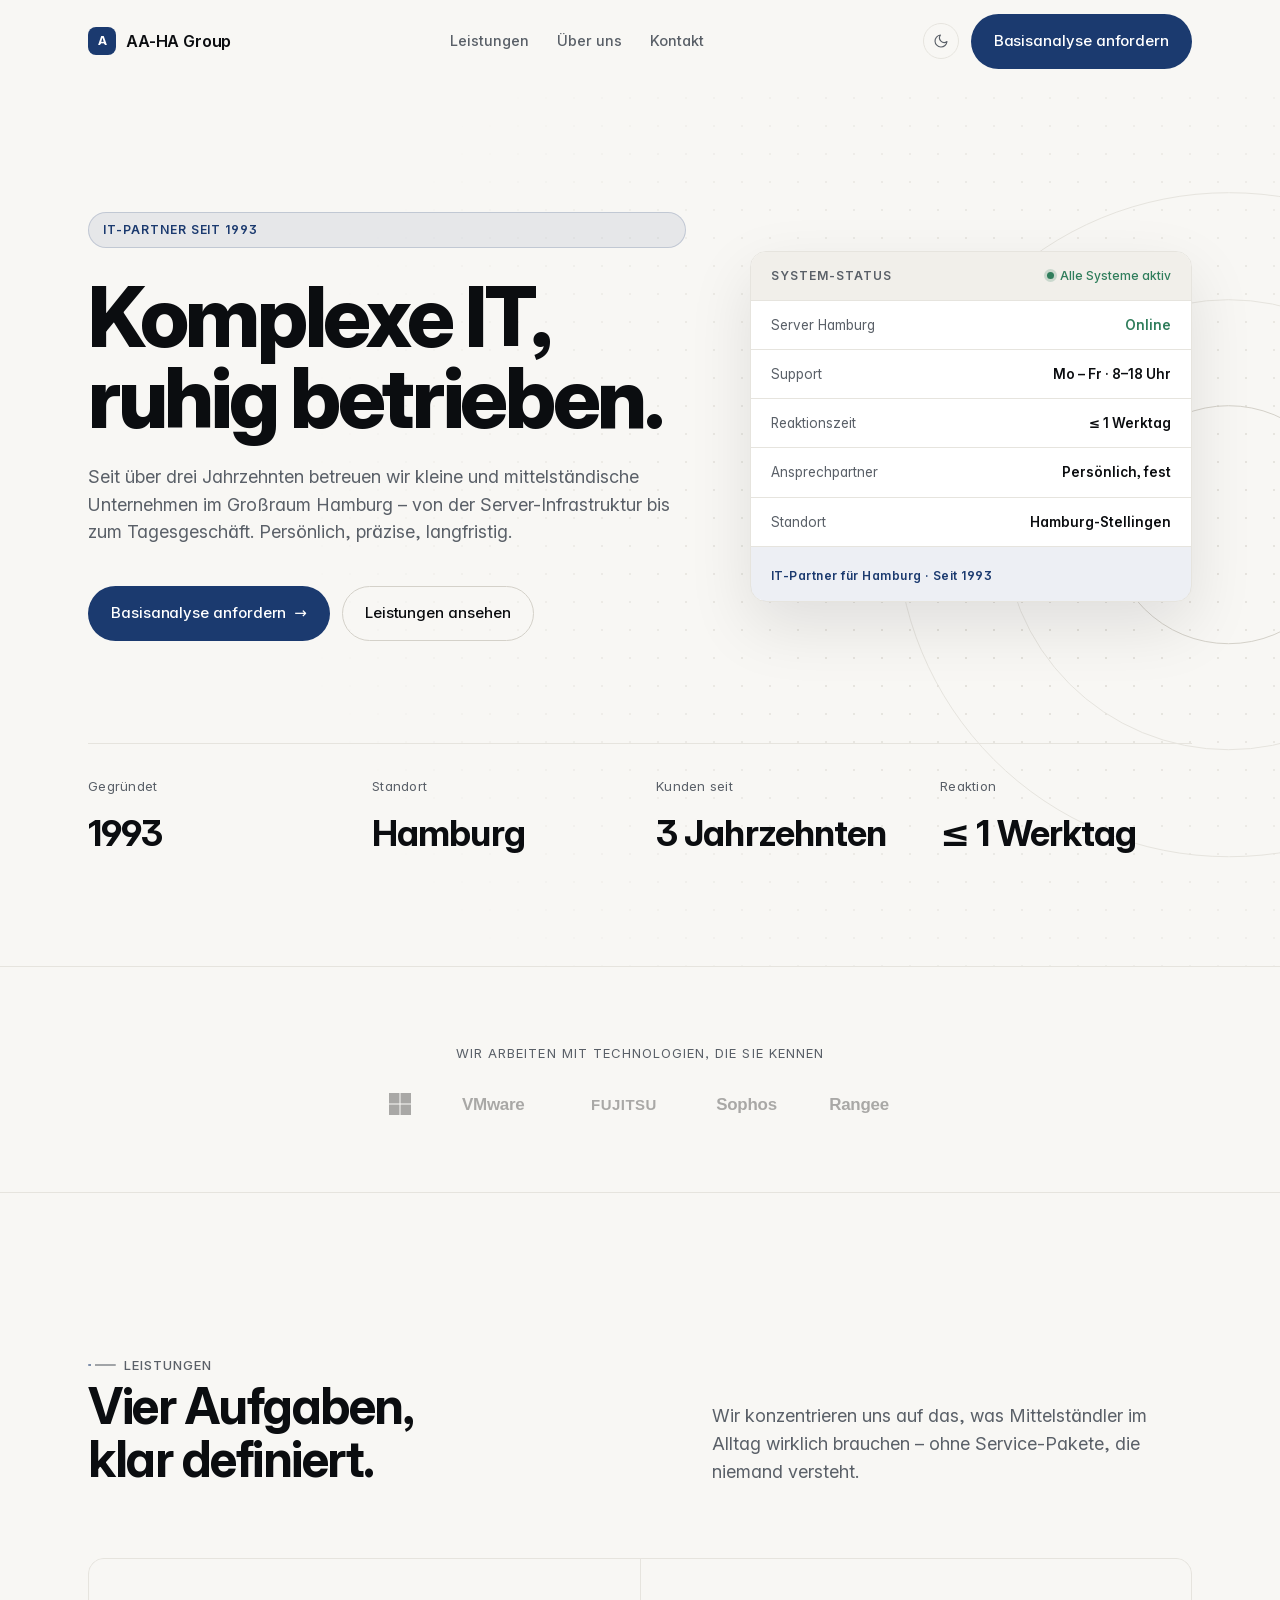
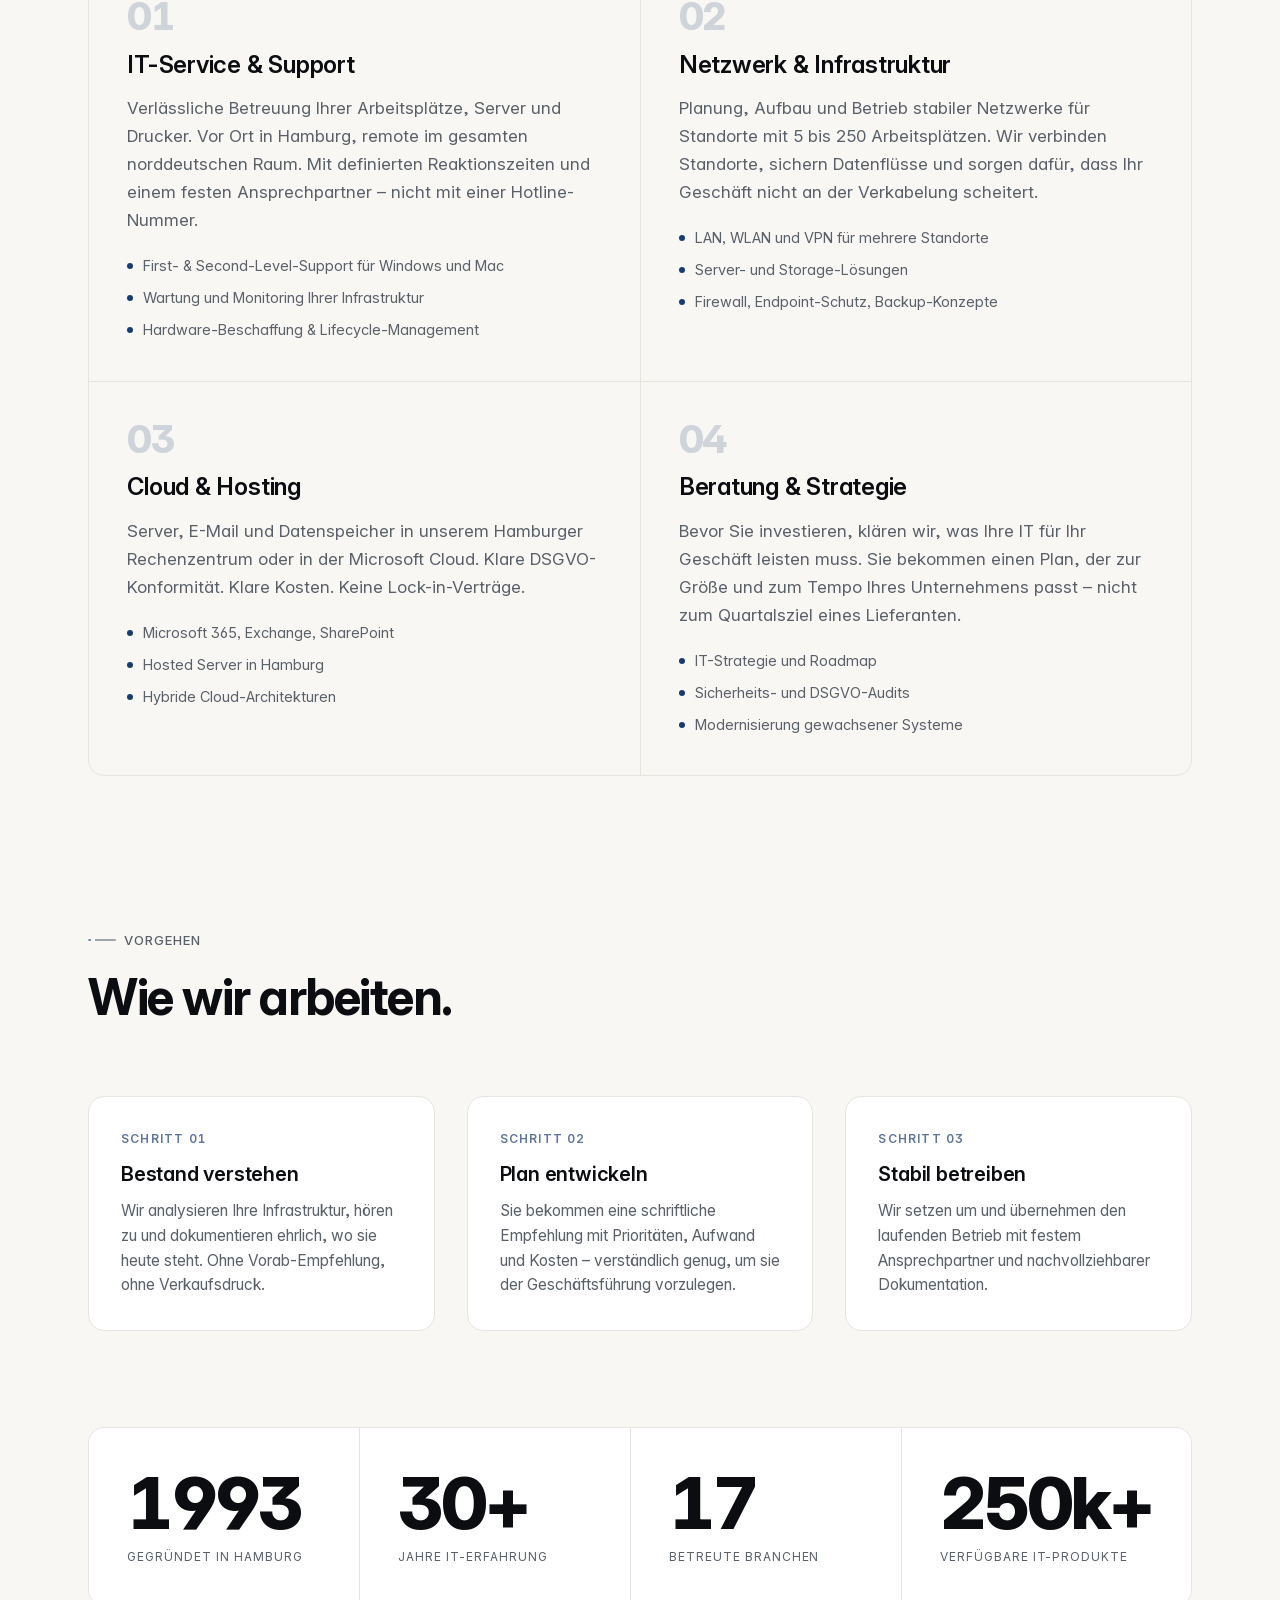
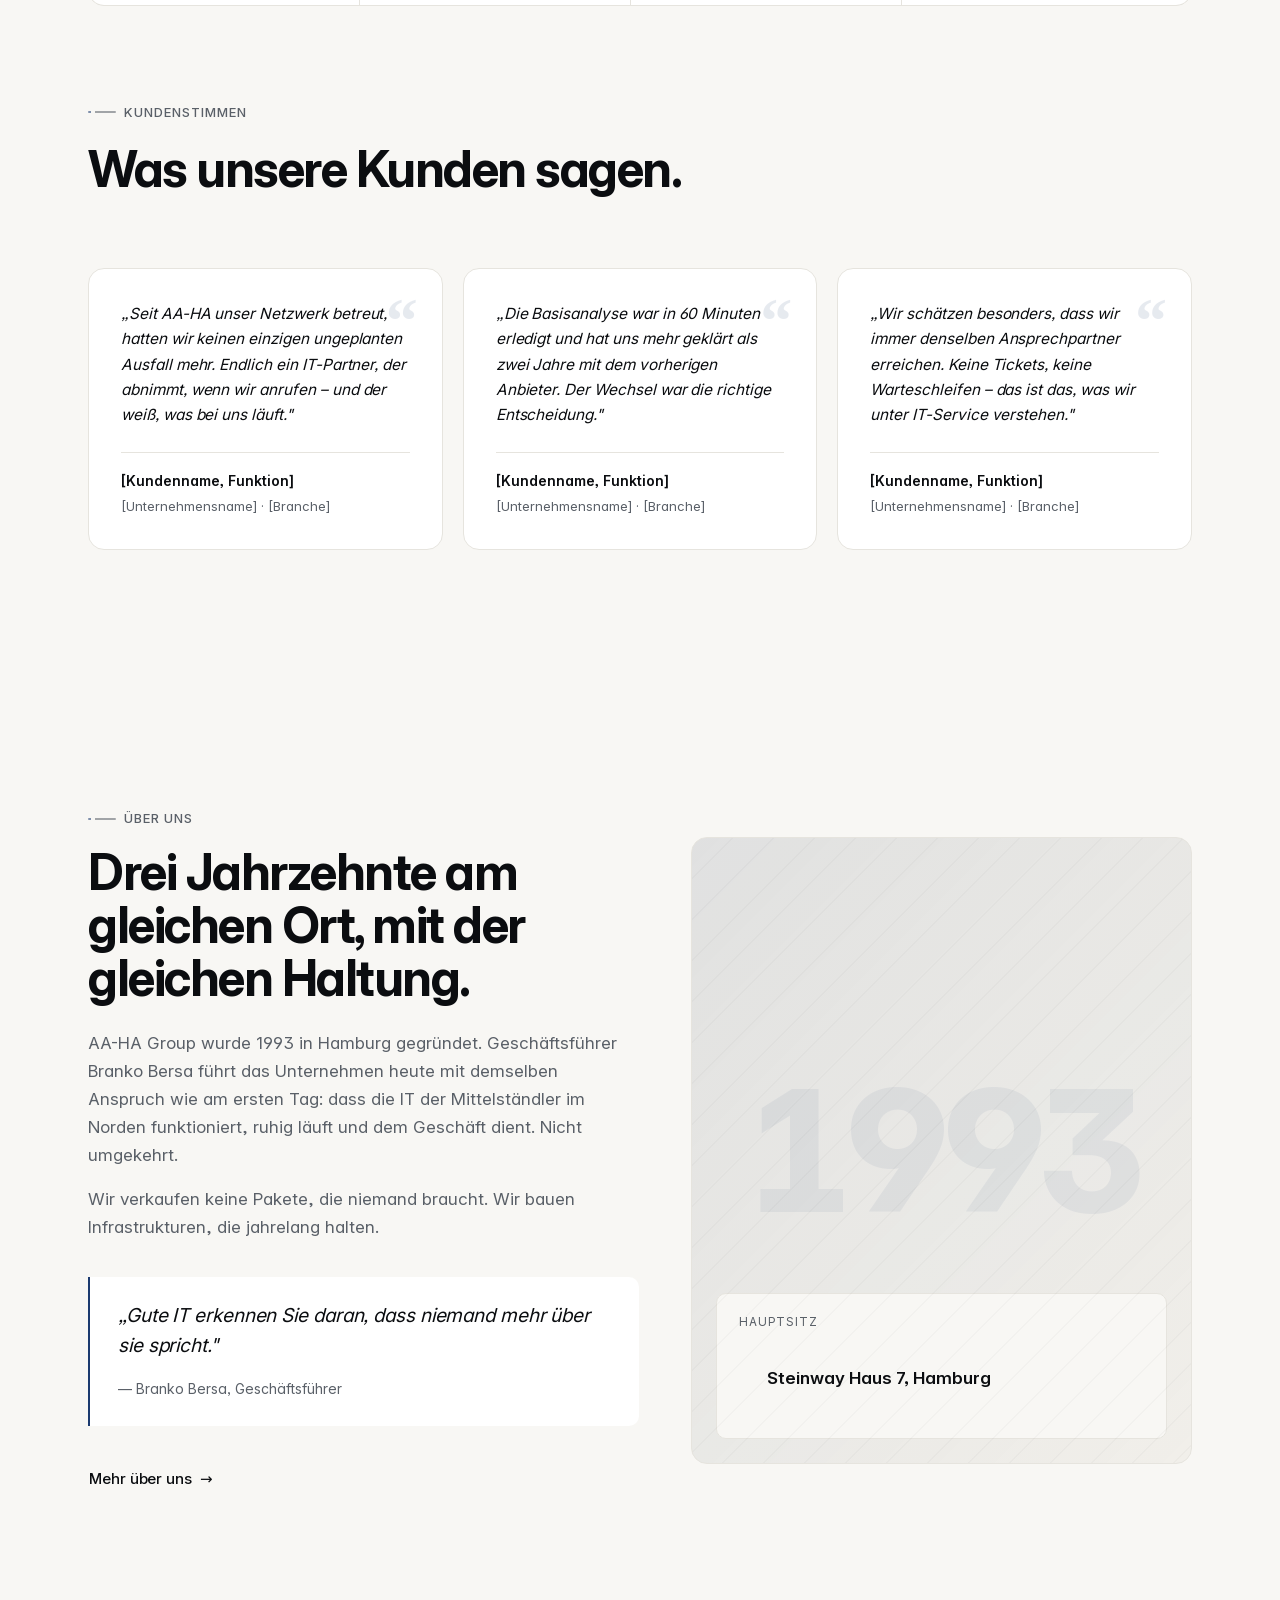
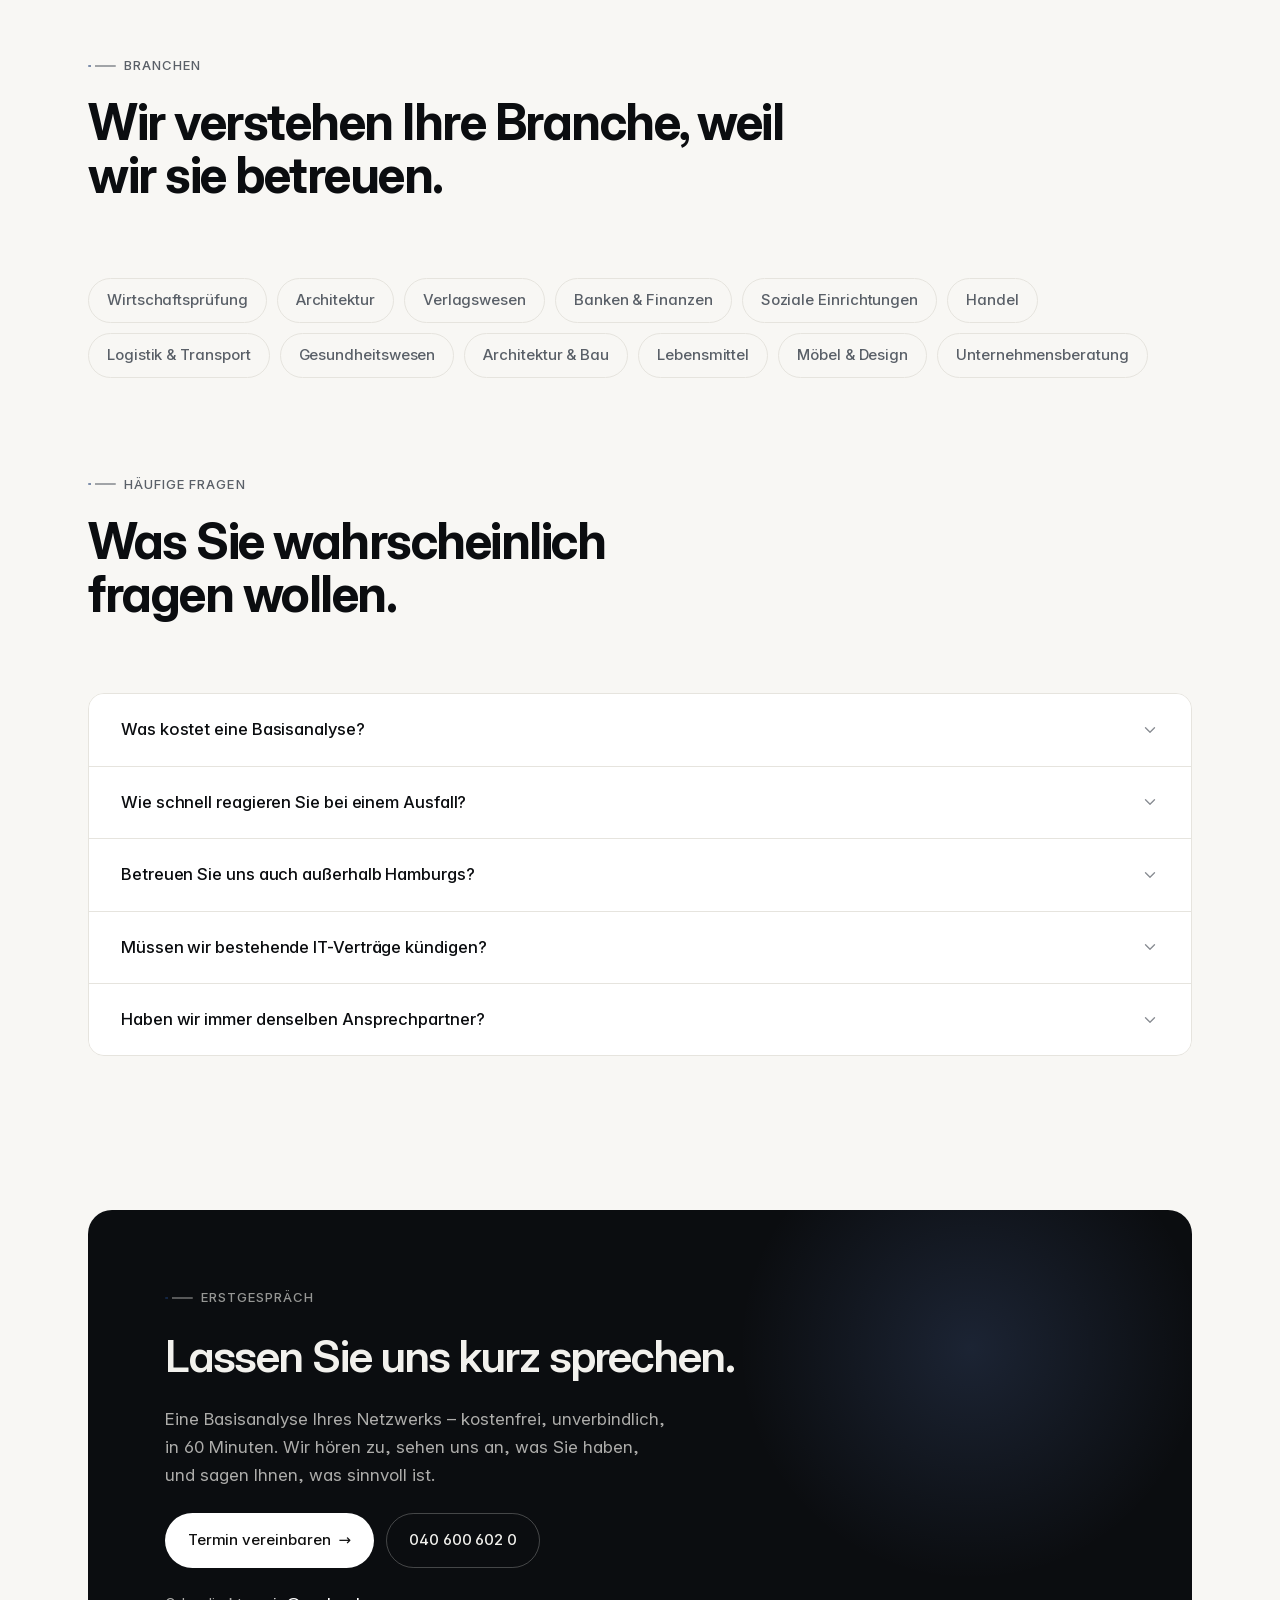
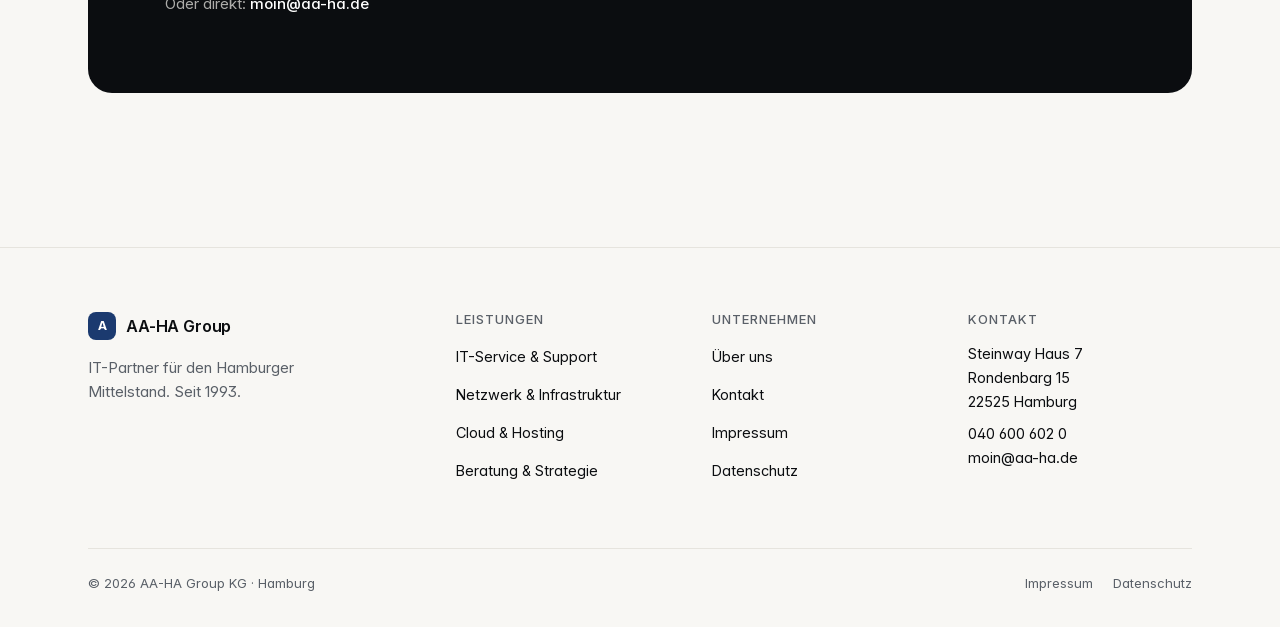
<file: index.html>
<!DOCTYPE html>
<html lang="de">
<head>
<meta charset="UTF-8" />
<meta name="viewport" content="width=device-width, initial-scale=1, viewport-fit=cover" />
<meta name="theme-color" content="#F8F7F4" media="(prefers-color-scheme: light)" />
<meta name="theme-color" content="#0B0D10" media="(prefers-color-scheme: dark)" />
<title>AA-HA Group – IT für den Hamburger Mittelstand. Seit 1993.</title>
<meta name="description" content="AA-HA Group ist seit 1993 IT-Partner mittelständischer Unternehmen in Hamburg. Verlässliche Netzwerke, Server, Cloud-Infrastrukturen und Support – persönlich betreut, technisch präzise." />
<meta property="og:title" content="AA-HA Group – Komplexe IT, ruhig betrieben." />
<meta property="og:description" content="IT-Partner für den Hamburger Mittelstand seit 1993. Persönlich betreut. Technisch präzise." />
<meta property="og:type" content="website" />
<meta property="og:image" content="https://aa-ha.de/assets/og-image.png" />
<meta property="og:image:width" content="1200" />
<meta property="og:image:height" content="630" />
<link rel="icon" type="image/svg+xml" href="data:image/svg+xml,%3Csvg xmlns='http://www.w3.org/2000/svg' viewBox='0 0 100 100'%3E%3Crect width='100' height='100' rx='22' fill='%231B3A6F'/%3E%3Ctext x='50' y='66' text-anchor='middle' font-family='Inter,system-ui' font-size='44' font-weight='700' fill='white' letter-spacing='-2'%3EA%3C/text%3E%3C/svg%3E" />
<link rel="preload" href="assets/fonts/InterVariable.woff2" as="font" type="font/woff2" crossorigin />
<link rel="stylesheet" href="assets/style.css" />
<script>
  (function () {
    try {
      var t = localStorage.getItem('aa-ha-theme');
      var d = window.matchMedia('(prefers-color-scheme: dark)').matches;
      if (t === 'dark' || (!t && d)) document.documentElement.setAttribute('data-theme', 'dark');
    } catch (e) {}
  })();
</script>
<script type="application/ld+json">
{
  "@context": "https://schema.org",
  "@type": "LocalBusiness",
  "name": "AA-HA Group KG",
  "description": "IT-Partner für den Hamburger Mittelstand. Netzwerke, Server, Cloud, Support – persönlich betreut seit 1993.",
  "url": "https://aa-ha.de",
  "telephone": "+494060060200",
  "email": "moin@aa-ha.de",
  "foundingDate": "1993",
  "address": {
    "@type": "PostalAddress",
    "streetAddress": "Rondenbarg 15",
    "addressLocality": "Hamburg",
    "postalCode": "22525",
    "addressCountry": "DE"
  },
  "geo": {
    "@type": "GeoCoordinates",
    "latitude": 53.578,
    "longitude": 9.931
  },
  "openingHoursSpecification": {
    "@type": "OpeningHoursSpecification",
    "dayOfWeek": ["Monday","Tuesday","Wednesday","Thursday","Friday"],
    "opens": "08:00",
    "closes": "18:00"
  },
  "areaServed": {
    "@type": "AdministrativeArea",
    "name": "Hamburg und Norddeutschland"
  }
}
</script>
</head>
<body>

<!-- ============== HEADER ============== -->
<header class="site-header">
  <div class="nav">
    <a href="index.html" class="brand" aria-label="AA-HA Group, Startseite">
      <span class="brand-mark" aria-hidden="true">A</span>
      <span>AA-HA Group</span>
    </a>
    <nav class="nav-links" aria-label="Hauptnavigation">
      <a href="leistungen.html" data-nav>Leistungen</a>
      <a href="ueber-uns.html" data-nav>Über uns</a>
      <a href="kontakt.html" data-nav>Kontakt</a>
    </nav>
    <div class="nav-actions">
      <button class="theme-toggle" data-theme-toggle aria-label="Erscheinungsbild umschalten" title="Erscheinungsbild umschalten">
        <svg class="icon-moon" viewBox="0 0 24 24" fill="none" stroke="currentColor" stroke-width="1.7" stroke-linecap="round" stroke-linejoin="round" aria-hidden="true"><path d="M21 12.79A9 9 0 1 1 11.21 3 7 7 0 0 0 21 12.79z"/></svg>
        <svg class="icon-sun" viewBox="0 0 24 24" fill="none" stroke="currentColor" stroke-width="1.7" stroke-linecap="round" stroke-linejoin="round" aria-hidden="true"><circle cx="12" cy="12" r="4"/><path d="M12 2v2M12 20v2M4.93 4.93l1.41 1.41M17.66 17.66l1.41 1.41M2 12h2M20 12h2M4.93 19.07l1.41-1.41M17.66 6.34l1.41-1.41"/></svg>
      </button>
      <a href="kontakt.html" class="btn btn--primary">Basisanalyse anfordern</a>
      <button class="menu-toggle" data-menu-open aria-label="Menü öffnen">
        <svg viewBox="0 0 24 24" width="18" height="18" fill="none" stroke="currentColor" stroke-width="1.8" stroke-linecap="round" aria-hidden="true"><path d="M4 7h16M4 12h16M4 17h16"/></svg>
      </button>
    </div>
  </div>
</header>

<!-- Mobile Menu -->
<div class="mobile-menu" data-mobile-menu>
  <div class="mobile-menu-header">
    <a href="index.html" class="brand"><span class="brand-mark">A</span><span>AA-HA Group</span></a>
    <button class="theme-toggle" data-menu-close aria-label="Menü schließen">
      <svg viewBox="0 0 24 24" width="16" height="16" fill="none" stroke="currentColor" stroke-width="1.8" stroke-linecap="round" aria-hidden="true"><path d="M6 6l12 12M18 6L6 18"/></svg>
    </button>
  </div>
  <nav>
    <a href="leistungen.html">Leistungen</a>
    <a href="ueber-uns.html">Über uns</a>
    <a href="kontakt.html">Kontakt</a>
  </nav>
  <a href="kontakt.html" class="btn btn--primary">Basisanalyse anfordern</a>
  <a href="tel:+494060060200" class="mobile-menu-tel">
    <svg viewBox="0 0 24 24" width="16" height="16" fill="none" stroke="currentColor" stroke-width="1.8" stroke-linecap="round" stroke-linejoin="round" aria-hidden="true"><path d="M22 16.92v3a2 2 0 0 1-2.18 2 19.79 19.79 0 0 1-8.63-3.07A19.5 19.5 0 0 1 4.69 12 19.79 19.79 0 0 1 1.61 3.4 2 2 0 0 1 3.6 1.22h3a2 2 0 0 1 2 1.72c.127.96.361 1.903.7 2.81a2 2 0 0 1-.45 2.11L7.91 8.96a16 16 0 0 0 6.13 6.13l.96-.96a2 2 0 0 1 2.11-.45c.907.339 1.85.573 2.81.7A2 2 0 0 1 22 16.92z"/></svg>
    040 600 602 0
  </a>
</div>

<main>

<!-- ============== HERO ============== -->
<section class="hero">
  <div class="hero-rings" aria-hidden="true"></div>
  <div class="container">
    <div class="hero-inner">
      <div class="hero-content">
        <p class="eyebrow hero-eyebrow" data-reveal>IT-Partner seit 1993</p>
        <h1 class="display" data-reveal data-reveal-delay="1">Komplexe IT,<br/>ruhig betrieben.</h1>
        <p class="lead" data-reveal data-reveal-delay="2">Seit über drei Jahrzehnten betreuen wir kleine und mittelständische Unternehmen im Großraum Hamburg – von der Server-Infrastruktur bis zum Tagesgeschäft. Persönlich, präzise, langfristig.</p>
        <div class="hero-actions" data-reveal data-reveal-delay="3">
          <a href="kontakt.html" class="btn btn--primary">Basisanalyse anfordern <span class="arrow" aria-hidden="true">→</span></a>
          <a href="leistungen.html" class="btn btn--ghost">Leistungen ansehen</a>
        </div>
      </div>

      <div class="hero-visual" aria-hidden="true" data-reveal data-reveal-delay="2">
        <div class="hero-card">
          <div class="hero-card-header">
            <span class="hero-card-label">System-Status</span>
            <span class="hero-status-online">
              <span class="hero-status-dot"></span>
              Alle Systeme aktiv
            </span>
          </div>
          <div class="hero-card-row">
            <span class="hero-card-key">Server Hamburg</span>
            <span class="hero-card-val hero-card-val--ok">Online</span>
          </div>
          <div class="hero-card-row">
            <span class="hero-card-key">Support</span>
            <span class="hero-card-val">Mo – Fr · 8–18 Uhr</span>
          </div>
          <div class="hero-card-row">
            <span class="hero-card-key">Reaktionszeit</span>
            <span class="hero-card-val">≤ 1 Werktag</span>
          </div>
          <div class="hero-card-row">
            <span class="hero-card-key">Ansprechpartner</span>
            <span class="hero-card-val">Persönlich, fest</span>
          </div>
          <div class="hero-card-row">
            <span class="hero-card-key">Standort</span>
            <span class="hero-card-val">Hamburg-Stellingen</span>
          </div>
          <div class="hero-card-footer">
            <span class="hero-card-footer-text">IT-Partner für Hamburg · Seit 1993</span>
          </div>
        </div>
      </div>
    </div>

    <dl class="hero-meta" data-reveal data-reveal-delay="4">
      <div class="hero-meta-item">
        <dt>Gegründet</dt>
        <dd>1993</dd>
      </div>
      <div class="hero-meta-item">
        <dt>Standort</dt>
        <dd>Hamburg</dd>
      </div>
      <div class="hero-meta-item">
        <dt>Kunden seit</dt>
        <dd>3 Jahrzehnten</dd>
      </div>
      <div class="hero-meta-item">
        <dt>Reaktion</dt>
        <dd>≤ 1 Werktag</dd>
      </div>
    </dl>
  </div>
</section>

<!-- ============== TRUST BAR ============== -->
<section class="trust">
  <div class="container">
    <p class="trust-label" data-reveal>Wir arbeiten mit Technologien, die Sie kennen</p>
    <div class="trust-list" data-reveal data-reveal-delay="1">
      <img src="assets/logos/microsoft.svg"
           alt="Microsoft" class="trust-logo trust-logo--icon"
           width="22" height="22" loading="lazy" />
      <img src="assets/logos/vmware.svg"
           alt="VMware" class="trust-logo"
           width="85" height="22" loading="lazy" />
      <img src="assets/logos/fujitsu.svg"
           alt="Fujitsu" class="trust-logo"
           width="80" height="22" loading="lazy" />
      <img src="assets/logos/sophos.svg"
           alt="Sophos" class="trust-logo"
           width="68" height="22" loading="lazy" />
      <img src="assets/logos/rangee.svg"
           alt="Rangee" class="trust-logo"
           width="68" height="22" loading="lazy" />
    </div>
  </div>
</section>

<!-- ============== LEISTUNGEN ============== -->
<section class="section" id="leistungen">
  <div class="container">
    <div class="section-header section-header--split">
      <div>
        <p class="eyebrow" data-reveal>Leistungen</p>
        <h2 class="section-title" data-reveal data-reveal-delay="1">Vier Aufgaben,<br/>klar definiert.</h2>
      </div>
      <p class="lead" data-reveal data-reveal-delay="2">Wir konzentrieren uns auf das, was Mittelständler im Alltag wirklich brauchen – ohne Service-Pakete, die niemand versteht.</p>
    </div>

    <div class="services-grid" data-reveal>
      <article class="service">
        <div class="service-num">01</div>
        <h3 class="service-title">IT-Service & Support</h3>
        <p class="service-text">Verlässliche Betreuung Ihrer Arbeitsplätze, Server und Drucker. Vor Ort in Hamburg, remote im gesamten norddeutschen Raum. Mit definierten Reaktionszeiten und einem festen Ansprechpartner – nicht mit einer Hotline-Nummer.</p>
        <ul class="service-list">
          <li>First- &amp; Second-Level-Support für Windows und Mac</li>
          <li>Wartung und Monitoring Ihrer Infrastruktur</li>
          <li>Hardware-Beschaffung &amp; Lifecycle-Management</li>
        </ul>
      </article>
      <article class="service">
        <div class="service-num">02</div>
        <h3 class="service-title">Netzwerk & Infrastruktur</h3>
        <p class="service-text">Planung, Aufbau und Betrieb stabiler Netzwerke für Standorte mit 5 bis 250 Arbeitsplätzen. Wir verbinden Standorte, sichern Datenflüsse und sorgen dafür, dass Ihr Geschäft nicht an der Verkabelung scheitert.</p>
        <ul class="service-list">
          <li>LAN, WLAN und VPN für mehrere Standorte</li>
          <li>Server- und Storage-Lösungen</li>
          <li>Firewall, Endpoint-Schutz, Backup-Konzepte</li>
        </ul>
      </article>
      <article class="service">
        <div class="service-num">03</div>
        <h3 class="service-title">Cloud & Hosting</h3>
        <p class="service-text">Server, E-Mail und Datenspeicher in unserem Hamburger Rechenzentrum oder in der Microsoft Cloud. Klare DSGVO-Konformität. Klare Kosten. Keine Lock-in-Verträge.</p>
        <ul class="service-list">
          <li>Microsoft 365, Exchange, SharePoint</li>
          <li>Hosted Server in Hamburg</li>
          <li>Hybride Cloud-Architekturen</li>
        </ul>
      </article>
      <article class="service">
        <div class="service-num">04</div>
        <h3 class="service-title">Beratung & Strategie</h3>
        <p class="service-text">Bevor Sie investieren, klären wir, was Ihre IT für Ihr Geschäft leisten muss. Sie bekommen einen Plan, der zur Größe und zum Tempo Ihres Unternehmens passt – nicht zum Quartalsziel eines Lieferanten.</p>
        <ul class="service-list">
          <li>IT-Strategie und Roadmap</li>
          <li>Sicherheits- und DSGVO-Audits</li>
          <li>Modernisierung gewachsener Systeme</li>
        </ul>
      </article>
    </div>
  </div>
</section>

<!-- ============== APPROACH ============== -->
<section class="section section--tight section--no-top" id="vorgehen">
  <div class="container">
    <div class="section-header">
      <p class="eyebrow" data-reveal>Vorgehen</p>
      <h2 class="section-title" data-reveal data-reveal-delay="1">Wie wir arbeiten.</h2>
    </div>
    <div class="approach-grid">
      <div class="step" data-reveal>
        <div class="step-num">Schritt 01</div>
        <h3 class="step-title">Bestand verstehen</h3>
        <p class="step-text">Wir analysieren Ihre Infrastruktur, hören zu und dokumentieren ehrlich, wo sie heute steht. Ohne Vorab-Empfehlung, ohne Verkaufsdruck.</p>
      </div>
      <div class="step" data-reveal data-reveal-delay="1">
        <div class="step-num">Schritt 02</div>
        <h3 class="step-title">Plan entwickeln</h3>
        <p class="step-text">Sie bekommen eine schriftliche Empfehlung mit Prioritäten, Aufwand und Kosten – verständlich genug, um sie der Geschäftsführung vorzulegen.</p>
      </div>
      <div class="step" data-reveal data-reveal-delay="2">
        <div class="step-num">Schritt 03</div>
        <h3 class="step-title">Stabil betreiben</h3>
        <p class="step-text">Wir setzen um und übernehmen den laufenden Betrieb mit festem Ansprechpartner und nachvollziehbarer Dokumentation.</p>
      </div>
    </div>
  </div>
</section>

<!-- ============== NUMBERS ============== -->
<section class="section section--tight section--no-top">
  <div class="container">
    <dl class="numbers" data-reveal>
      <div class="number">
        <dt>Gegründet in Hamburg</dt>
        <dd>1993</dd>
      </div>
      <div class="number">
        <dt>Jahre IT-Erfahrung</dt>
        <dd>30+</dd>
      </div>
      <div class="number">
        <dt>betreute Branchen</dt>
        <dd>17</dd>
      </div>
      <div class="number">
        <dt>verfügbare IT-Produkte</dt>
        <dd>250k+</dd>
      </div>
    </dl>
  </div>
</section>

<!-- ============== TESTIMONIALS ============== -->
<!-- ⚠️ PLATZHALTER: Vor Launch durch echte Kundenzitate ersetzen -->
<section class="section section--tight section--no-top">
  <div class="container">
    <div class="section-header">
      <p class="eyebrow" data-reveal>Kundenstimmen</p>
      <h2 class="section-title" data-reveal data-reveal-delay="1">Was unsere Kunden sagen.</h2>
    </div>
    <div class="testimonials-grid" data-reveal>

      <blockquote class="testimonial">
        <p>„Seit AA-HA unser Netzwerk betreut, hatten wir keinen einzigen ungeplanten Ausfall mehr. Endlich ein IT-Partner, der abnimmt, wenn wir anrufen – und der weiß, was bei uns läuft."</p>
        <footer>
          <strong>[Kundenname, Funktion]</strong>
          <span>[Unternehmensname] · [Branche]</span>
        </footer>
      </blockquote>

      <blockquote class="testimonial">
        <p>„Die Basisanalyse war in 60 Minuten erledigt und hat uns mehr geklärt als zwei Jahre mit dem vorherigen Anbieter. Der Wechsel war die richtige Entscheidung."</p>
        <footer>
          <strong>[Kundenname, Funktion]</strong>
          <span>[Unternehmensname] · [Branche]</span>
        </footer>
      </blockquote>

      <blockquote class="testimonial">
        <p>„Wir schätzen besonders, dass wir immer denselben Ansprechpartner erreichen. Keine Tickets, keine Warteschleifen – das ist das, was wir unter IT-Service verstehen."</p>
        <footer>
          <strong>[Kundenname, Funktion]</strong>
          <span>[Unternehmensname] · [Branche]</span>
        </footer>
      </blockquote>

    </div>
  </div>
</section>

<!-- ============== ABOUT STRIP ============== -->
<section class="section">
  <div class="container">
    <div class="about-strip">
      <div class="about-text" data-reveal>
        <p class="eyebrow">Über uns</p>
        <h2 class="section-title">Drei Jahrzehnte am gleichen Ort, mit der gleichen Haltung.</h2>
        <p>AA-HA Group wurde 1993 in Hamburg gegründet. Geschäftsführer Branko Bersa führt das Unternehmen heute mit demselben Anspruch wie am ersten Tag: dass die IT der Mittelständler im Norden funktioniert, ruhig läuft und dem Geschäft dient. Nicht umgekehrt.</p>
        <p>Wir verkaufen keine Pakete, die niemand braucht. Wir bauen Infrastrukturen, die jahrelang halten.</p>
        <div class="about-quote">
          <p>„Gute IT erkennen Sie daran, dass niemand mehr über sie spricht."</p>
          <cite>— Branko Bersa, Geschäftsführer</cite>
        </div>
        <div class="about-link-row">
          <a href="ueber-uns.html" class="btn btn--text">Mehr über uns <span class="arrow" aria-hidden="true">→</span></a>
        </div>
      </div>
      <div class="about-visual" data-reveal data-reveal-delay="1" aria-hidden="true">
        <div class="about-visual-year">1993</div>
        <div class="about-visual-inner">
          <span class="label">Hauptsitz</span>
          <span class="value">Steinway Haus 7, Hamburg</span>
        </div>
      </div>
    </div>
  </div>
</section>

<!-- ============== INDUSTRIES ============== -->
<section class="section section--tight section--no-top">
  <div class="container">
    <div class="section-header">
      <p class="eyebrow" data-reveal>Branchen</p>
      <h2 class="section-title" data-reveal data-reveal-delay="1">Wir verstehen Ihre Branche, weil wir sie betreuen.</h2>
    </div>
    <ul class="industries" data-reveal>
      <li class="industry">Wirtschaftsprüfung</li>
      <li class="industry">Architektur</li>
      <li class="industry">Verlagswesen</li>
      <li class="industry">Banken &amp; Finanzen</li>
      <li class="industry">Soziale Einrichtungen</li>
      <li class="industry">Handel</li>
      <li class="industry">Logistik &amp; Transport</li>
      <li class="industry">Gesundheitswesen</li>
      <li class="industry">Architektur &amp; Bau</li>
      <li class="industry">Lebensmittel</li>
      <li class="industry">Möbel &amp; Design</li>
      <li class="industry">Unternehmensberatung</li>
    </ul>
  </div>
</section>

<!-- ============== FAQ ============== -->
<section class="section section--no-top" id="faq">
  <div class="container">
    <div class="section-header">
      <p class="eyebrow" data-reveal>Häufige Fragen</p>
      <h2 class="section-title" data-reveal data-reveal-delay="1">Was Sie wahrscheinlich<br/>fragen wollen.</h2>
    </div>
    <div class="faq-list" data-reveal>
      <div class="faq-item">
        <button class="faq-question" data-faq aria-expanded="false">
          Was kostet eine Basisanalyse?
          <svg class="faq-chevron" viewBox="0 0 24 24" fill="none" stroke="currentColor" stroke-width="1.8" stroke-linecap="round" stroke-linejoin="round" aria-hidden="true"><path d="M6 9l6 6 6-6"/></svg>
        </button>
        <div class="faq-answer">
          <div class="faq-answer-inner"><p>Die Basisanalyse Ihres Netzwerks ist vollständig kostenfrei und unverbindlich. Wir kommen zu Ihnen, schauen uns an, was Sie haben, und geben Ihnen eine schriftliche Einschätzung. Ohne Verkaufsdruck, ohne Folgepflicht.</p></div>
        </div>
      </div>
      <div class="faq-item">
        <button class="faq-question" data-faq aria-expanded="false">
          Wie schnell reagieren Sie bei einem Ausfall?
          <svg class="faq-chevron" viewBox="0 0 24 24" fill="none" stroke="currentColor" stroke-width="1.8" stroke-linecap="round" stroke-linejoin="round" aria-hidden="true"><path d="M6 9l6 6 6-6"/></svg>
        </button>
        <div class="faq-answer">
          <div class="faq-answer-inner"><p>Unsere definierten Reaktionszeiten liegen je nach Service-Stufe bei einer Stunde bis zum nächsten Werktag. Kritische Ausfälle priorisieren wir bevorzugt. Sie erreichen uns telefonisch werktags von 8 bis 18 Uhr – und sprechen mit einem Menschen, nicht mit einem Ticket-System.</p></div>
        </div>
      </div>
      <div class="faq-item">
        <button class="faq-question" data-faq aria-expanded="false">
          Betreuen Sie uns auch außerhalb Hamburgs?
          <svg class="faq-chevron" viewBox="0 0 24 24" fill="none" stroke="currentColor" stroke-width="1.8" stroke-linecap="round" stroke-linejoin="round" aria-hidden="true"><path d="M6 9l6 6 6-6"/></svg>
        </button>
        <div class="faq-answer">
          <div class="faq-answer-inner"><p>Vor-Ort-Service leisten wir in Hamburg und dem norddeutschen Raum. Remote-Support und Beratung bieten wir deutschlandweit an. Wenn Sie mehrere Standorte haben, sprechen Sie uns einfach an – wir klären das gemeinsam im Erstgespräch.</p></div>
        </div>
      </div>
      <div class="faq-item">
        <button class="faq-question" data-faq aria-expanded="false">
          Müssen wir bestehende IT-Verträge kündigen?
          <svg class="faq-chevron" viewBox="0 0 24 24" fill="none" stroke="currentColor" stroke-width="1.8" stroke-linecap="round" stroke-linejoin="round" aria-hidden="true"><path d="M6 9l6 6 6-6"/></svg>
        </button>
        <div class="faq-answer">
          <div class="faq-answer-inner"><p>Nein. Wir arbeiten mit dem, was Sie haben, und integrieren uns in bestehende Strukturen. Wenn ein Wechsel sinnvoll wäre, sagen wir Ihnen das – aber wir empfehlen keinen Wechsel, nur um selbst mehr zu liefern.</p></div>
        </div>
      </div>
      <div class="faq-item">
        <button class="faq-question" data-faq aria-expanded="false">
          Haben wir immer denselben Ansprechpartner?
          <svg class="faq-chevron" viewBox="0 0 24 24" fill="none" stroke="currentColor" stroke-width="1.8" stroke-linecap="round" stroke-linejoin="round" aria-hidden="true"><path d="M6 9l6 6 6-6"/></svg>
        </button>
        <div class="faq-answer">
          <div class="faq-answer-inner"><p>Ja. Das ist unser wichtigstes Versprechen. Sie haben einen festen Ansprechpartner, der Ihre Infrastruktur kennt, Ihre Geschichte kennt und Ihre Anforderungen kennt. Kein anonymes Helpdesk, keine zufälligen Tickets.</p></div>
        </div>
      </div>
    </div>
  </div>
</section>

<!-- ============== CTA ============== -->
<section class="section section--no-top">
  <div class="container">
    <div class="cta" data-reveal>
      <p class="eyebrow">Erstgespräch</p>
      <h2>Lassen Sie uns kurz sprechen.</h2>
      <p>Eine Basisanalyse Ihres Netzwerks – kostenfrei, unverbindlich, in 60 Minuten. Wir hören zu, sehen uns an, was Sie haben, und sagen Ihnen, was sinnvoll ist.</p>
      <div class="cta-actions">
        <a href="kontakt.html" class="btn btn--primary">Termin vereinbaren <span class="arrow" aria-hidden="true">→</span></a>
        <a href="tel:+494060060200" class="btn btn--ghost">040 600 602 0</a>
      </div>
      <p class="phone">Oder direkt: <strong>moin@aa-ha.de</strong></p>
    </div>
  </div>
</section>

</main>

<!-- ============== FOOTER ============== -->
<footer class="site-footer">
  <div class="container">
    <div class="footer-grid">
      <div class="footer-brand">
        <a href="index.html" class="brand"><span class="brand-mark">A</span><span>AA-HA Group</span></a>
        <p>IT-Partner für den Hamburger Mittelstand. Seit 1993.</p>
      </div>
      <div class="footer-col">
        <h4>Leistungen</h4>
        <ul>
          <li><a href="leistungen.html#service-1">IT-Service &amp; Support</a></li>
          <li><a href="leistungen.html#service-2">Netzwerk &amp; Infrastruktur</a></li>
          <li><a href="leistungen.html#service-3">Cloud &amp; Hosting</a></li>
          <li><a href="leistungen.html#service-4">Beratung &amp; Strategie</a></li>
        </ul>
      </div>
      <div class="footer-col">
        <h4>Unternehmen</h4>
        <ul>
          <li><a href="ueber-uns.html">Über uns</a></li>
          <li><a href="kontakt.html">Kontakt</a></li>
          <li><a href="impressum.html">Impressum</a></li>
          <li><a href="datenschutz.html">Datenschutz</a></li>
        </ul>
      </div>
      <div class="footer-col">
        <h4>Kontakt</h4>
        <p>Steinway Haus 7<br/>Rondenbarg 15<br/>22525 Hamburg</p>
        <p><a href="tel:+494060060200">040 600 602 0</a><br/><a href="mailto:moin@aa-ha.de">moin@aa-ha.de</a></p>
      </div>
    </div>
    <div class="footer-meta">
      <span>© <span data-year>2026</span> AA-HA Group KG · Hamburg</span>
      <div class="footer-legal">
        <a href="impressum.html">Impressum</a>
        <a href="datenschutz.html">Datenschutz</a>
      </div>
    </div>
  </div>
</footer>

<!-- Mobile Sticky CTA Bar -->
<div class="mobile-cta-bar" data-mobile-cta aria-hidden="true">
  <a href="tel:+494060060200" class="mobile-cta-tel" aria-label="AA-HA Group anrufen: 040 600 602 0">
    <svg viewBox="0 0 24 24" width="18" height="18" fill="none" stroke="currentColor" stroke-width="1.8" stroke-linecap="round" stroke-linejoin="round" aria-hidden="true"><path d="M22 16.92v3a2 2 0 0 1-2.18 2 19.79 19.79 0 0 1-8.63-3.07A19.5 19.5 0 0 1 4.69 12 19.79 19.79 0 0 1 1.61 3.4 2 2 0 0 1 3.6 1.22h3a2 2 0 0 1 2 1.72c.127.96.361 1.903.7 2.81a2 2 0 0 1-.45 2.11L7.91 8.96a16 16 0 0 0 6.13 6.13l.96-.96a2 2 0 0 1 2.11-.45c.907.339 1.85.573 2.81.7A2 2 0 0 1 22 16.92z"/></svg>
    040 600 602 0
  </a>
  <a href="kontakt.html" class="btn btn--primary mobile-cta-btn">Anfrage stellen</a>
</div>
<script src="assets/main.js" defer></script>
</body>
</html>
</file>
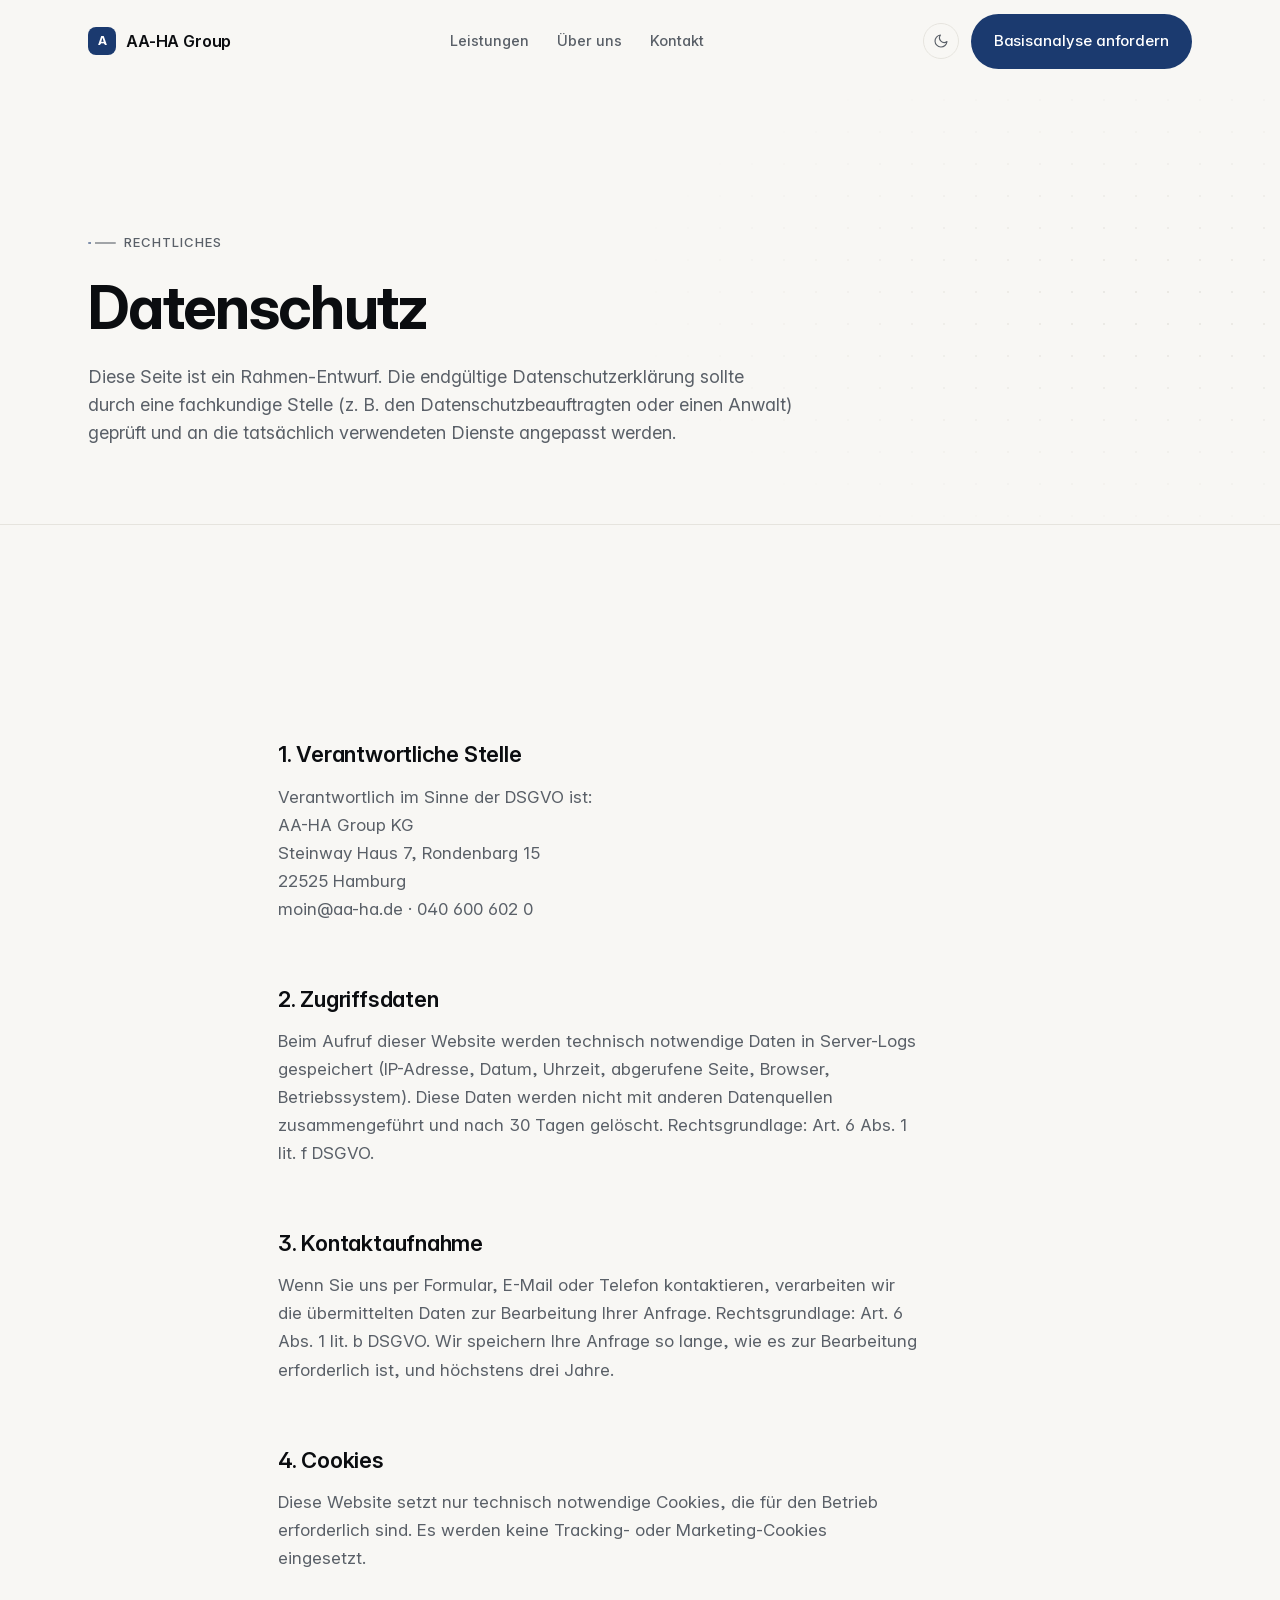
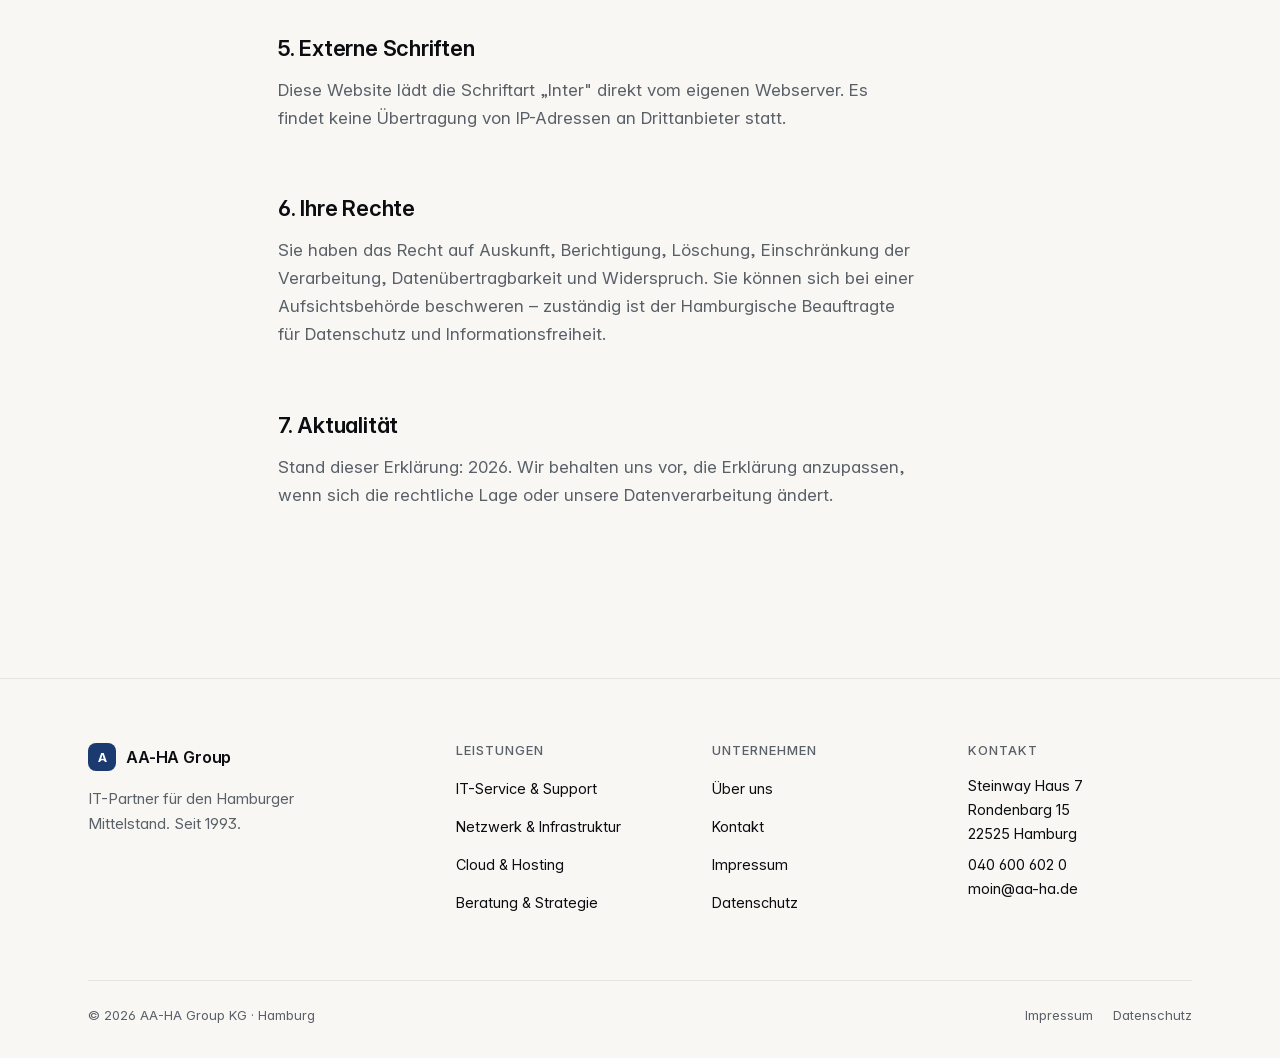
<file: datenschutz.html>
<!DOCTYPE html>
<html lang="de">
<head>
<meta charset="UTF-8" />
<meta name="viewport" content="width=device-width, initial-scale=1, viewport-fit=cover" />
<title>Datenschutz – AA-HA Group</title>
<meta name="description" content="Datenschutzerklärung der AA-HA Group KG nach DSGVO." />
<meta property="og:image" content="https://aa-ha.de/assets/og-image.png" />
<meta property="og:image:width" content="1200" />
<meta property="og:image:height" content="630" />
<meta name="robots" content="noindex, follow" />
<link rel="icon" type="image/svg+xml" href="data:image/svg+xml,%3Csvg xmlns='http://www.w3.org/2000/svg' viewBox='0 0 100 100'%3E%3Crect width='100' height='100' rx='22' fill='%231B3A6F'/%3E%3Ctext x='50' y='66' text-anchor='middle' font-family='Inter,system-ui' font-size='44' font-weight='700' fill='white' letter-spacing='-2'%3EA%3C/text%3E%3C/svg%3E" />
<link rel="preload" href="assets/fonts/InterVariable.woff2" as="font" type="font/woff2" crossorigin />
<link rel="stylesheet" href="assets/style.css" />
<script>
  (function () {
    try {
      var t = localStorage.getItem('aa-ha-theme');
      var d = window.matchMedia('(prefers-color-scheme: dark)').matches;
      if (t === 'dark' || (!t && d)) document.documentElement.setAttribute('data-theme', 'dark');
    } catch (e) {}
  })();
</script>
</head>
<body>

<header class="site-header">
  <div class="nav">
    <a href="index.html" class="brand"><span class="brand-mark">A</span><span>AA-HA Group</span></a>
    <nav class="nav-links" aria-label="Hauptnavigation">
      <a href="leistungen.html" data-nav>Leistungen</a>
      <a href="ueber-uns.html" data-nav>Über uns</a>
      <a href="kontakt.html" data-nav>Kontakt</a>
    </nav>
    <div class="nav-actions">
      <button class="theme-toggle" data-theme-toggle aria-label="Erscheinungsbild umschalten">
        <svg class="icon-moon" viewBox="0 0 24 24" fill="none" stroke="currentColor" stroke-width="1.7" stroke-linecap="round" stroke-linejoin="round" aria-hidden="true"><path d="M21 12.79A9 9 0 1 1 11.21 3 7 7 0 0 0 21 12.79z"/></svg>
        <svg class="icon-sun" viewBox="0 0 24 24" fill="none" stroke="currentColor" stroke-width="1.7" stroke-linecap="round" stroke-linejoin="round" aria-hidden="true"><circle cx="12" cy="12" r="4"/><path d="M12 2v2M12 20v2M4.93 4.93l1.41 1.41M17.66 17.66l1.41 1.41M2 12h2M20 12h2M4.93 19.07l1.41-1.41M17.66 6.34l1.41-1.41"/></svg>
      </button>
      <a href="kontakt.html" class="btn btn--primary">Basisanalyse anfordern</a>
      <button class="menu-toggle" data-menu-open aria-label="Menü öffnen">
        <svg viewBox="0 0 24 24" width="18" height="18" fill="none" stroke="currentColor" stroke-width="1.8" stroke-linecap="round" aria-hidden="true"><path d="M4 7h16M4 12h16M4 17h16"/></svg>
      </button>
    </div>
  </div>
</header>

<div class="mobile-menu" data-mobile-menu>
  <div class="mobile-menu-header">
    <a href="index.html" class="brand"><span class="brand-mark">A</span><span>AA-HA Group</span></a>
    <button class="theme-toggle" data-menu-close aria-label="Menü schließen">
      <svg viewBox="0 0 24 24" width="16" height="16" fill="none" stroke="currentColor" stroke-width="1.8" stroke-linecap="round" aria-hidden="true"><path d="M6 6l12 12M18 6L6 18"/></svg>
    </button>
  </div>
  <nav>
    <a href="leistungen.html">Leistungen</a>
    <a href="ueber-uns.html">Über uns</a>
    <a href="kontakt.html">Kontakt</a>
  </nav>
  <a href="kontakt.html" class="btn btn--primary">Basisanalyse anfordern</a>
</div>

<main>

<section class="page-hero">
  <div class="container">
    <p class="eyebrow">Rechtliches</p>
    <h1>Datenschutz</h1>
    <p class="lead">Diese Seite ist ein Rahmen-Entwurf. Die endgültige Datenschutzerklärung sollte durch eine fachkundige Stelle (z. B. den Datenschutzbeauftragten oder einen Anwalt) geprüft und an die tatsächlich verwendeten Dienste angepasst werden.</p>
  </div>
</section>

<section class="section">
  <div class="container container--narrow">
    <div class="about-rich">

      <h3>1. Verantwortliche Stelle</h3>
      <p>Verantwortlich im Sinne der DSGVO ist:<br/>AA-HA Group KG<br/>Steinway Haus 7, Rondenbarg 15<br/>22525 Hamburg<br/>moin@aa-ha.de · 040 600 602 0</p>

      <h3>2. Zugriffsdaten</h3>
      <p>Beim Aufruf dieser Website werden technisch notwendige Daten in Server-Logs gespeichert (IP-Adresse, Datum, Uhrzeit, abgerufene Seite, Browser, Betriebssystem). Diese Daten werden nicht mit anderen Datenquellen zusammengeführt und nach 30 Tagen gelöscht. Rechtsgrundlage: Art. 6 Abs. 1 lit. f DSGVO.</p>

      <h3>3. Kontaktaufnahme</h3>
      <p>Wenn Sie uns per Formular, E-Mail oder Telefon kontaktieren, verarbeiten wir die übermittelten Daten zur Bearbeitung Ihrer Anfrage. Rechtsgrundlage: Art. 6 Abs. 1 lit. b DSGVO. Wir speichern Ihre Anfrage so lange, wie es zur Bearbeitung erforderlich ist, und höchstens drei Jahre.</p>

      <h3>4. Cookies</h3>
      <p>Diese Website setzt nur technisch notwendige Cookies, die für den Betrieb erforderlich sind. Es werden keine Tracking- oder Marketing-Cookies eingesetzt.</p>

      <h3>5. Externe Schriften</h3>
      <p>Diese Website lädt die Schriftart „Inter" direkt vom eigenen Webserver. Es findet keine Übertragung von IP-Adressen an Drittanbieter statt.</p>

      <h3>6. Ihre Rechte</h3>
      <p>Sie haben das Recht auf Auskunft, Berichtigung, Löschung, Einschränkung der Verarbeitung, Datenübertragbarkeit und Widerspruch. Sie können sich bei einer Aufsichtsbehörde beschweren – zuständig ist der Hamburgische Beauftragte für Datenschutz und Informationsfreiheit.</p>

      <h3>7. Aktualität</h3>
      <p>Stand dieser Erklärung: 2026. Wir behalten uns vor, die Erklärung anzupassen, wenn sich die rechtliche Lage oder unsere Datenverarbeitung ändert.</p>
    </div>
  </div>
</section>

</main>

<footer class="site-footer">
  <div class="container">
    <div class="footer-grid">
      <div class="footer-brand">
        <a href="index.html" class="brand"><span class="brand-mark">A</span><span>AA-HA Group</span></a>
        <p>IT-Partner für den Hamburger Mittelstand. Seit 1993.</p>
      </div>
      <div class="footer-col">
        <h4>Leistungen</h4>
        <ul>
          <li><a href="leistungen.html#service-1">IT-Service &amp; Support</a></li>
          <li><a href="leistungen.html#service-2">Netzwerk &amp; Infrastruktur</a></li>
          <li><a href="leistungen.html#service-3">Cloud &amp; Hosting</a></li>
          <li><a href="leistungen.html#service-4">Beratung &amp; Strategie</a></li>
        </ul>
      </div>
      <div class="footer-col">
        <h4>Unternehmen</h4>
        <ul>
          <li><a href="ueber-uns.html">Über uns</a></li>
          <li><a href="kontakt.html">Kontakt</a></li>
          <li><a href="impressum.html">Impressum</a></li>
          <li><a href="datenschutz.html">Datenschutz</a></li>
        </ul>
      </div>
      <div class="footer-col">
        <h4>Kontakt</h4>
        <p>Steinway Haus 7<br/>Rondenbarg 15<br/>22525 Hamburg</p>
        <p><a href="tel:+494060060200">040 600 602 0</a><br/><a href="mailto:moin@aa-ha.de">moin@aa-ha.de</a></p>
      </div>
    </div>
    <div class="footer-meta">
      <span>© <span data-year>2026</span> AA-HA Group KG · Hamburg</span>
      <div class="footer-legal">
        <a href="impressum.html">Impressum</a>
        <a href="datenschutz.html">Datenschutz</a>
      </div>
    </div>
  </div>
</footer>

<script src="assets/main.js" defer></script>
</body>
</html>
</file>
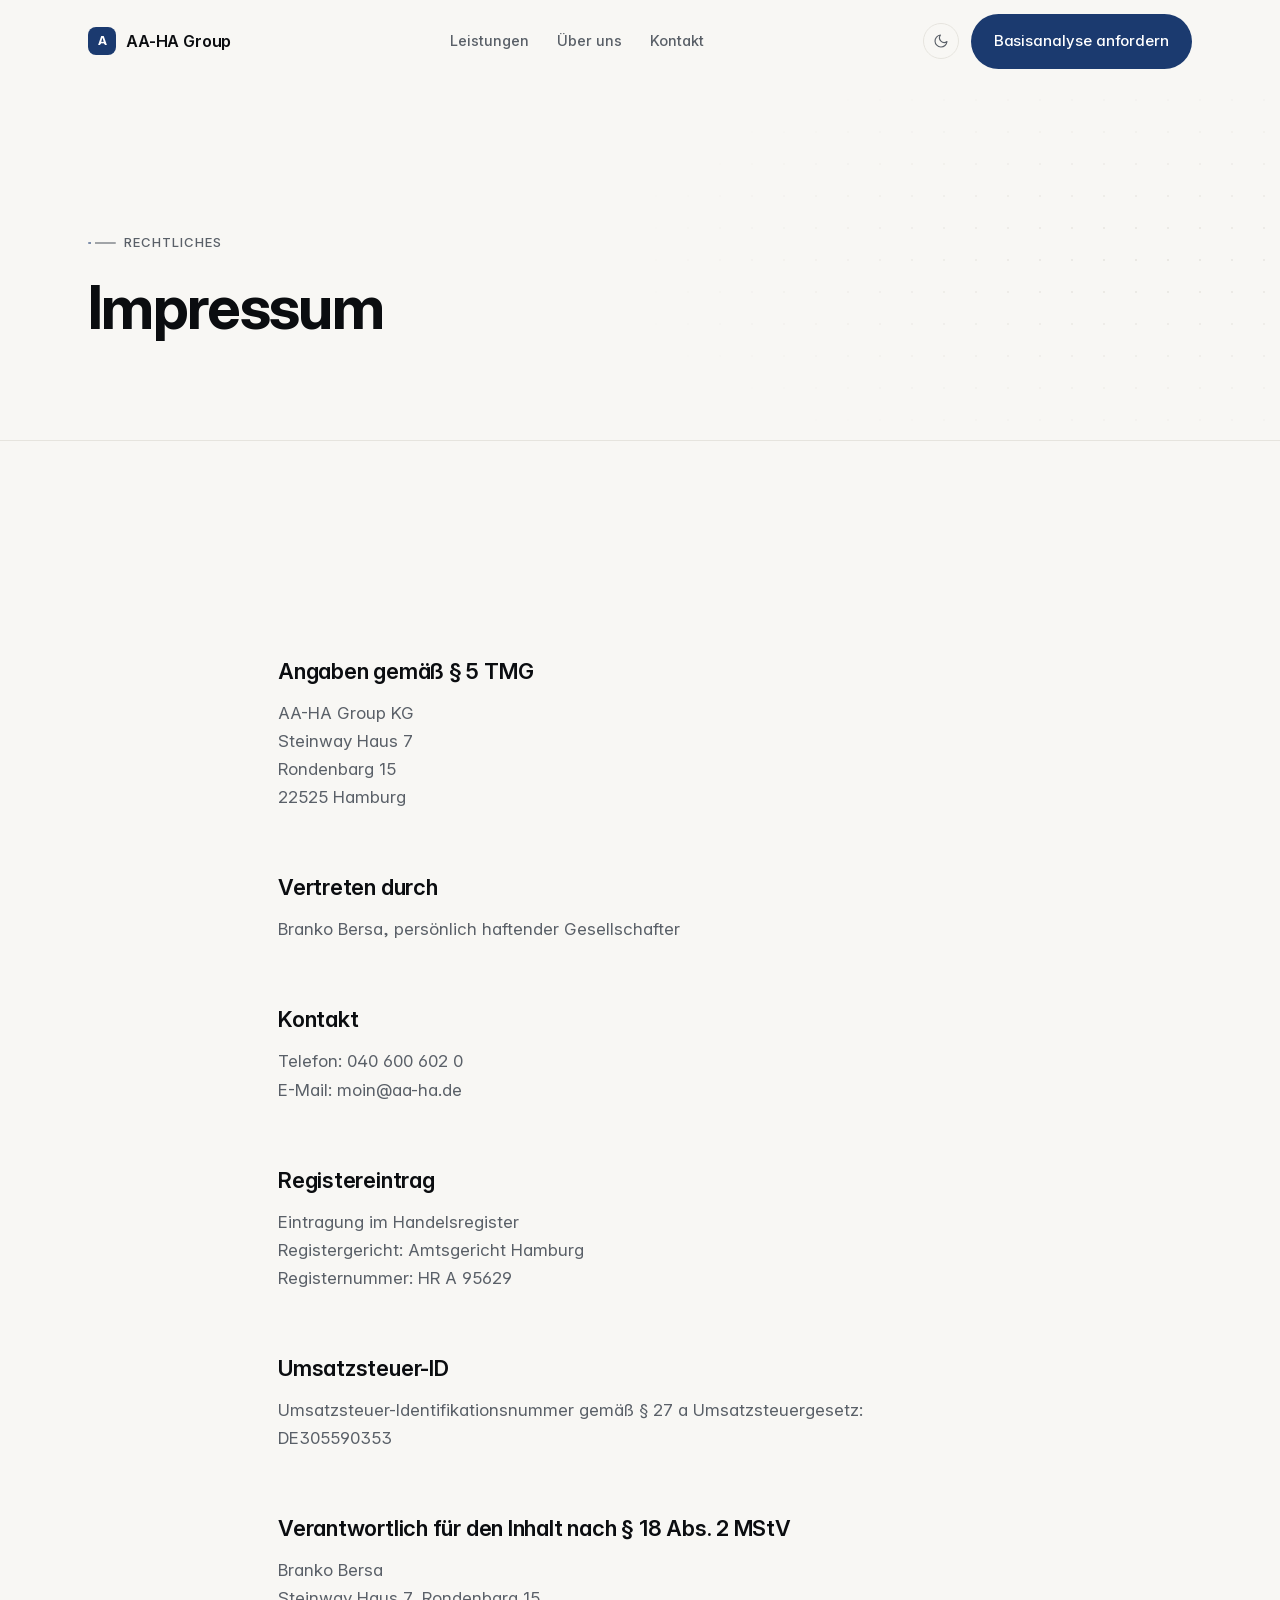
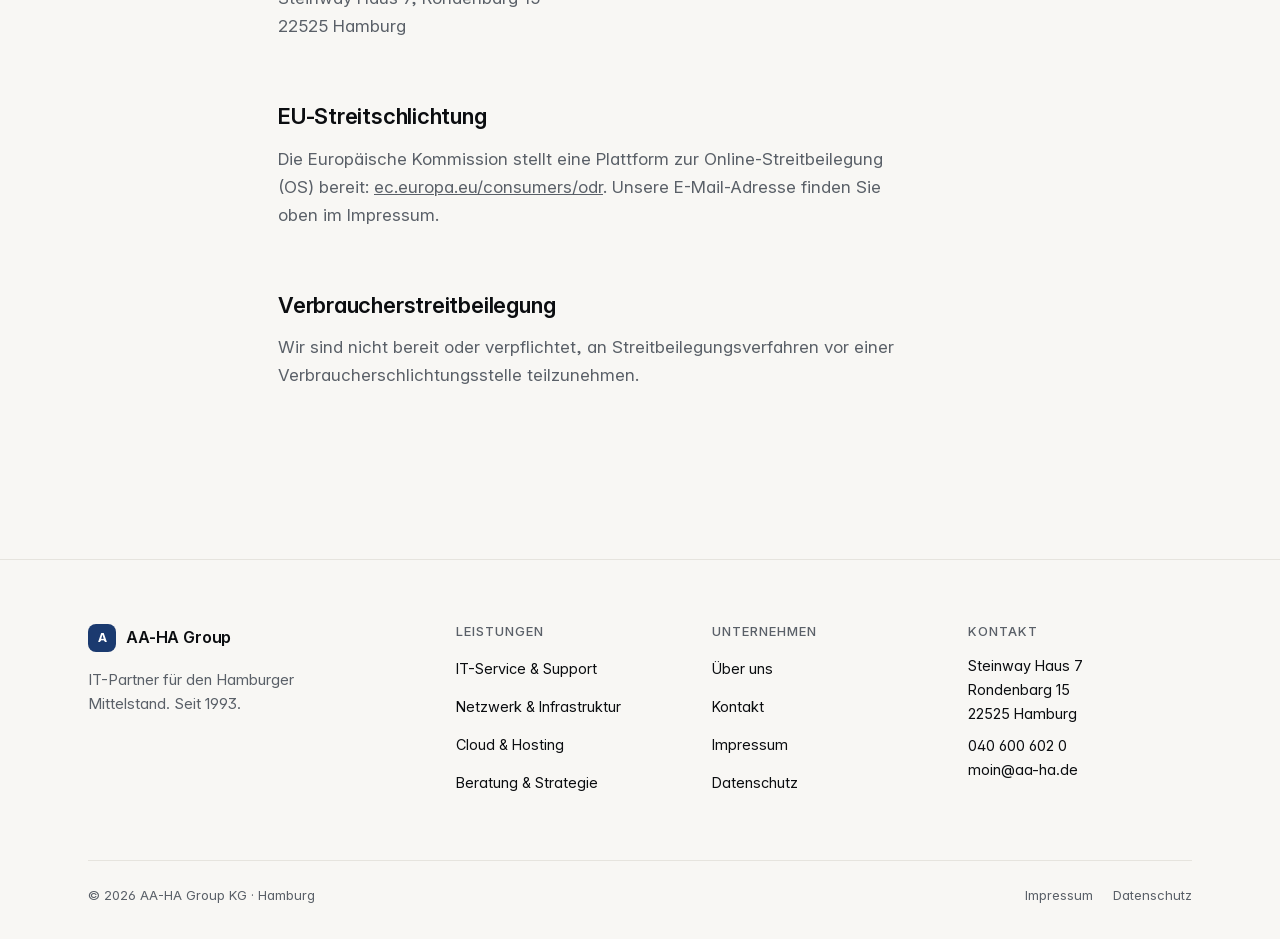
<file: impressum.html>
<!DOCTYPE html>
<html lang="de">
<head>
<meta charset="UTF-8" />
<meta name="viewport" content="width=device-width, initial-scale=1, viewport-fit=cover" />
<title>Impressum – AA-HA Group</title>
<meta name="description" content="Impressum und Pflichtangaben gemäß § 5 TMG der AA-HA Group KG." />
<meta property="og:image" content="https://aa-ha.de/assets/og-image.png" />
<meta property="og:image:width" content="1200" />
<meta property="og:image:height" content="630" />
<meta name="robots" content="noindex, follow" />
<link rel="icon" type="image/svg+xml" href="data:image/svg+xml,%3Csvg xmlns='http://www.w3.org/2000/svg' viewBox='0 0 100 100'%3E%3Crect width='100' height='100' rx='22' fill='%231B3A6F'/%3E%3Ctext x='50' y='66' text-anchor='middle' font-family='Inter,system-ui' font-size='44' font-weight='700' fill='white' letter-spacing='-2'%3EA%3C/text%3E%3C/svg%3E" />
<link rel="preload" href="assets/fonts/InterVariable.woff2" as="font" type="font/woff2" crossorigin />
<link rel="stylesheet" href="assets/style.css" />
<script>
  (function () {
    try {
      var t = localStorage.getItem('aa-ha-theme');
      var d = window.matchMedia('(prefers-color-scheme: dark)').matches;
      if (t === 'dark' || (!t && d)) document.documentElement.setAttribute('data-theme', 'dark');
    } catch (e) {}
  })();
</script>
</head>
<body>

<header class="site-header">
  <div class="nav">
    <a href="index.html" class="brand"><span class="brand-mark">A</span><span>AA-HA Group</span></a>
    <nav class="nav-links" aria-label="Hauptnavigation">
      <a href="leistungen.html" data-nav>Leistungen</a>
      <a href="ueber-uns.html" data-nav>Über uns</a>
      <a href="kontakt.html" data-nav>Kontakt</a>
    </nav>
    <div class="nav-actions">
      <button class="theme-toggle" data-theme-toggle aria-label="Erscheinungsbild umschalten">
        <svg class="icon-moon" viewBox="0 0 24 24" fill="none" stroke="currentColor" stroke-width="1.7" stroke-linecap="round" stroke-linejoin="round" aria-hidden="true"><path d="M21 12.79A9 9 0 1 1 11.21 3 7 7 0 0 0 21 12.79z"/></svg>
        <svg class="icon-sun" viewBox="0 0 24 24" fill="none" stroke="currentColor" stroke-width="1.7" stroke-linecap="round" stroke-linejoin="round" aria-hidden="true"><circle cx="12" cy="12" r="4"/><path d="M12 2v2M12 20v2M4.93 4.93l1.41 1.41M17.66 17.66l1.41 1.41M2 12h2M20 12h2M4.93 19.07l1.41-1.41M17.66 6.34l1.41-1.41"/></svg>
      </button>
      <a href="kontakt.html" class="btn btn--primary">Basisanalyse anfordern</a>
      <button class="menu-toggle" data-menu-open aria-label="Menü öffnen">
        <svg viewBox="0 0 24 24" width="18" height="18" fill="none" stroke="currentColor" stroke-width="1.8" stroke-linecap="round" aria-hidden="true"><path d="M4 7h16M4 12h16M4 17h16"/></svg>
      </button>
    </div>
  </div>
</header>

<div class="mobile-menu" data-mobile-menu>
  <div class="mobile-menu-header">
    <a href="index.html" class="brand"><span class="brand-mark">A</span><span>AA-HA Group</span></a>
    <button class="theme-toggle" data-menu-close aria-label="Menü schließen">
      <svg viewBox="0 0 24 24" width="16" height="16" fill="none" stroke="currentColor" stroke-width="1.8" stroke-linecap="round" aria-hidden="true"><path d="M6 6l12 12M18 6L6 18"/></svg>
    </button>
  </div>
  <nav>
    <a href="leistungen.html">Leistungen</a>
    <a href="ueber-uns.html">Über uns</a>
    <a href="kontakt.html">Kontakt</a>
  </nav>
  <a href="kontakt.html" class="btn btn--primary">Basisanalyse anfordern</a>
</div>

<main>

<section class="page-hero">
  <div class="container">
    <p class="eyebrow">Rechtliches</p>
    <h1>Impressum</h1>
  </div>
</section>

<section class="section">
  <div class="container container--narrow">
    <div class="about-rich">
      <h3>Angaben gemäß § 5 TMG</h3>
      <p>AA-HA Group KG<br/>Steinway Haus 7<br/>Rondenbarg 15<br/>22525 Hamburg</p>

      <h3>Vertreten durch</h3>
      <p>Branko Bersa, persönlich haftender Gesellschafter</p>

      <h3>Kontakt</h3>
      <p>Telefon: 040 600 602 0<br/>E-Mail: moin@aa-ha.de</p>

      <h3>Registereintrag</h3>
      <p>Eintragung im Handelsregister<br/>Registergericht: Amtsgericht Hamburg<br/>Registernummer: HR A 95629</p>

      <h3>Umsatzsteuer-ID</h3>
      <p>Umsatzsteuer-Identifikationsnummer gemäß § 27 a Umsatzsteuergesetz: DE305590353</p>

      <h3>Verantwortlich für den Inhalt nach § 18 Abs. 2 MStV</h3>
      <p>Branko Bersa<br/>Steinway Haus 7, Rondenbarg 15<br/>22525 Hamburg</p>

      <h3>EU-Streitschlichtung</h3>
      <p>Die Europäische Kommission stellt eine Plattform zur Online-Streitbeilegung (OS) bereit: <a href="https://ec.europa.eu/consumers/odr/" class="form-link">ec.europa.eu/consumers/odr</a>. Unsere E-Mail-Adresse finden Sie oben im Impressum.</p>

      <h3>Verbraucherstreitbeilegung</h3>
      <p>Wir sind nicht bereit oder verpflichtet, an Streitbeilegungsverfahren vor einer Verbraucherschlichtungsstelle teilzunehmen.</p>
    </div>
  </div>
</section>

</main>

<footer class="site-footer">
  <div class="container">
    <div class="footer-grid">
      <div class="footer-brand">
        <a href="index.html" class="brand"><span class="brand-mark">A</span><span>AA-HA Group</span></a>
        <p>IT-Partner für den Hamburger Mittelstand. Seit 1993.</p>
      </div>
      <div class="footer-col">
        <h4>Leistungen</h4>
        <ul>
          <li><a href="leistungen.html#service-1">IT-Service &amp; Support</a></li>
          <li><a href="leistungen.html#service-2">Netzwerk &amp; Infrastruktur</a></li>
          <li><a href="leistungen.html#service-3">Cloud &amp; Hosting</a></li>
          <li><a href="leistungen.html#service-4">Beratung &amp; Strategie</a></li>
        </ul>
      </div>
      <div class="footer-col">
        <h4>Unternehmen</h4>
        <ul>
          <li><a href="ueber-uns.html">Über uns</a></li>
          <li><a href="kontakt.html">Kontakt</a></li>
          <li><a href="impressum.html">Impressum</a></li>
          <li><a href="datenschutz.html">Datenschutz</a></li>
        </ul>
      </div>
      <div class="footer-col">
        <h4>Kontakt</h4>
        <p>Steinway Haus 7<br/>Rondenbarg 15<br/>22525 Hamburg</p>
        <p><a href="tel:+494060060200">040 600 602 0</a><br/><a href="mailto:moin@aa-ha.de">moin@aa-ha.de</a></p>
      </div>
    </div>
    <div class="footer-meta">
      <span>© <span data-year>2026</span> AA-HA Group KG · Hamburg</span>
      <div class="footer-legal">
        <a href="impressum.html">Impressum</a>
        <a href="datenschutz.html">Datenschutz</a>
      </div>
    </div>
  </div>
</footer>

<script src="assets/main.js" defer></script>
</body>
</html>
</file>
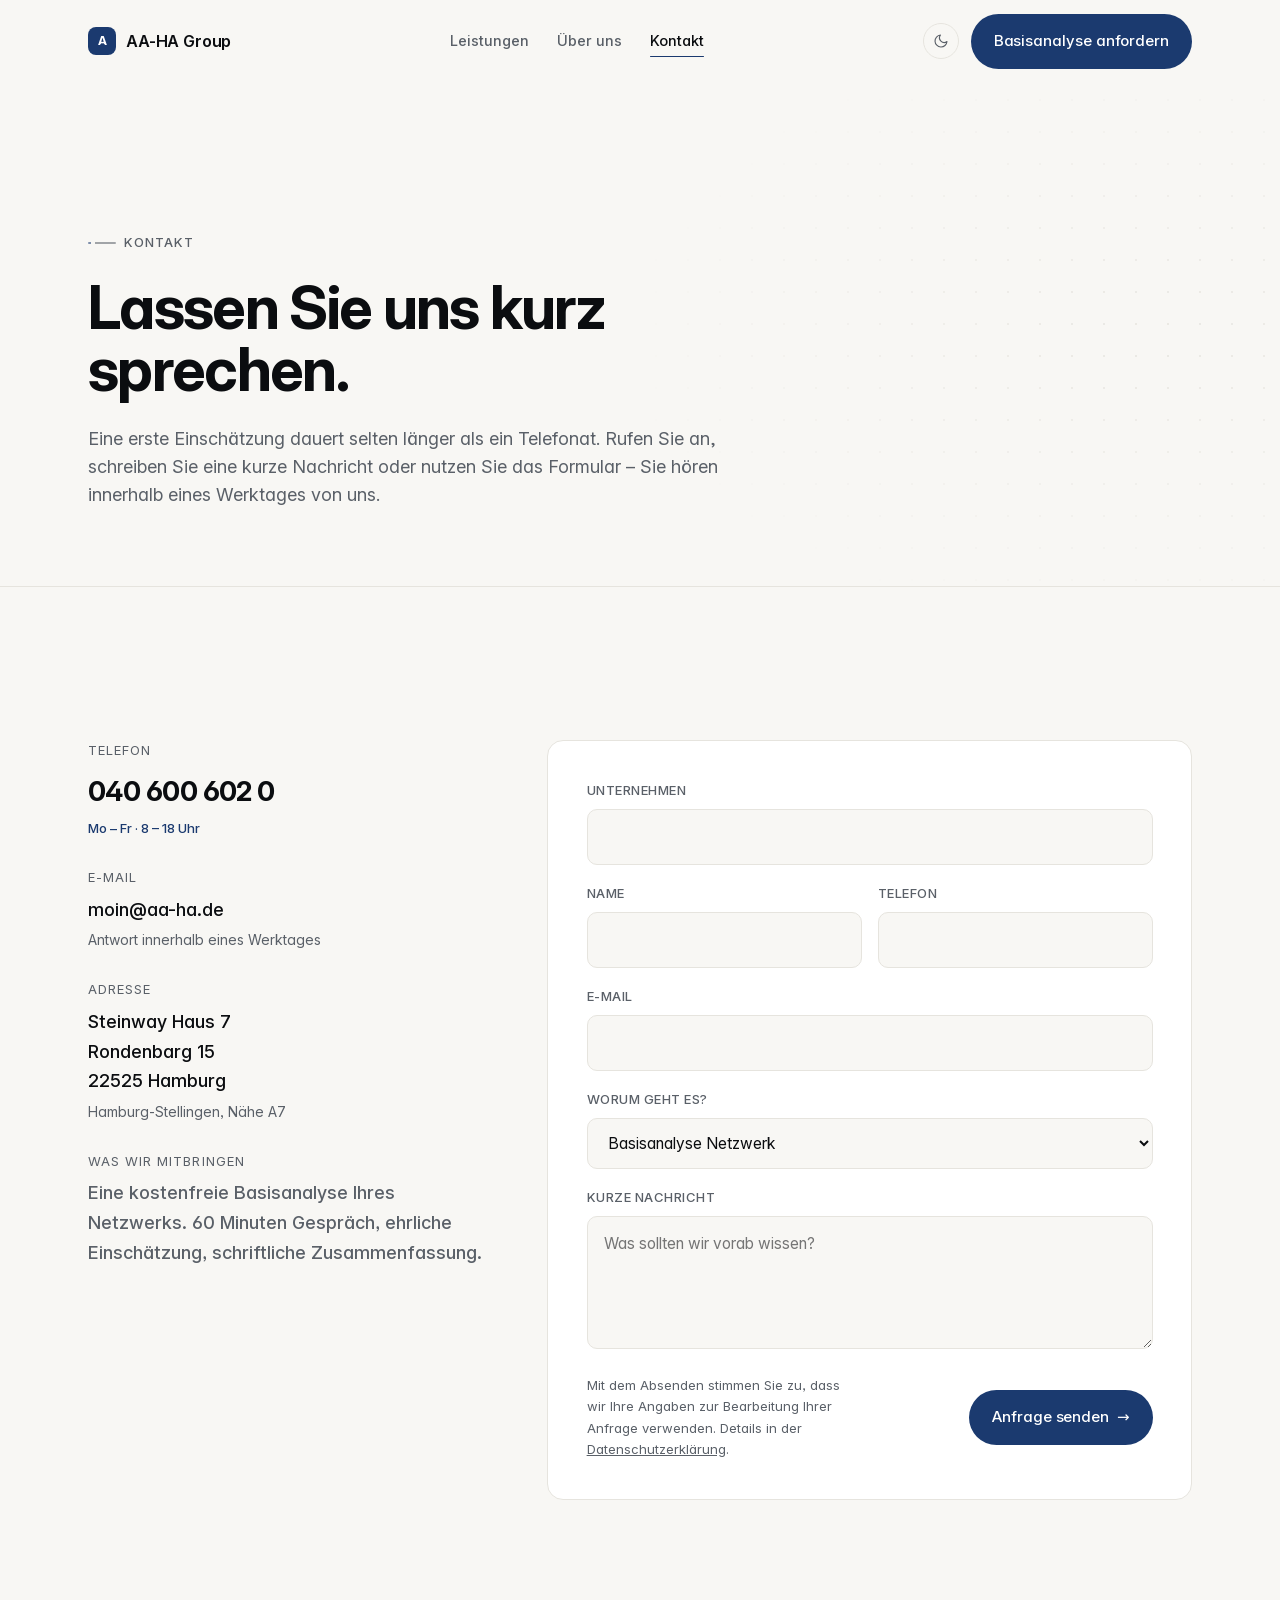
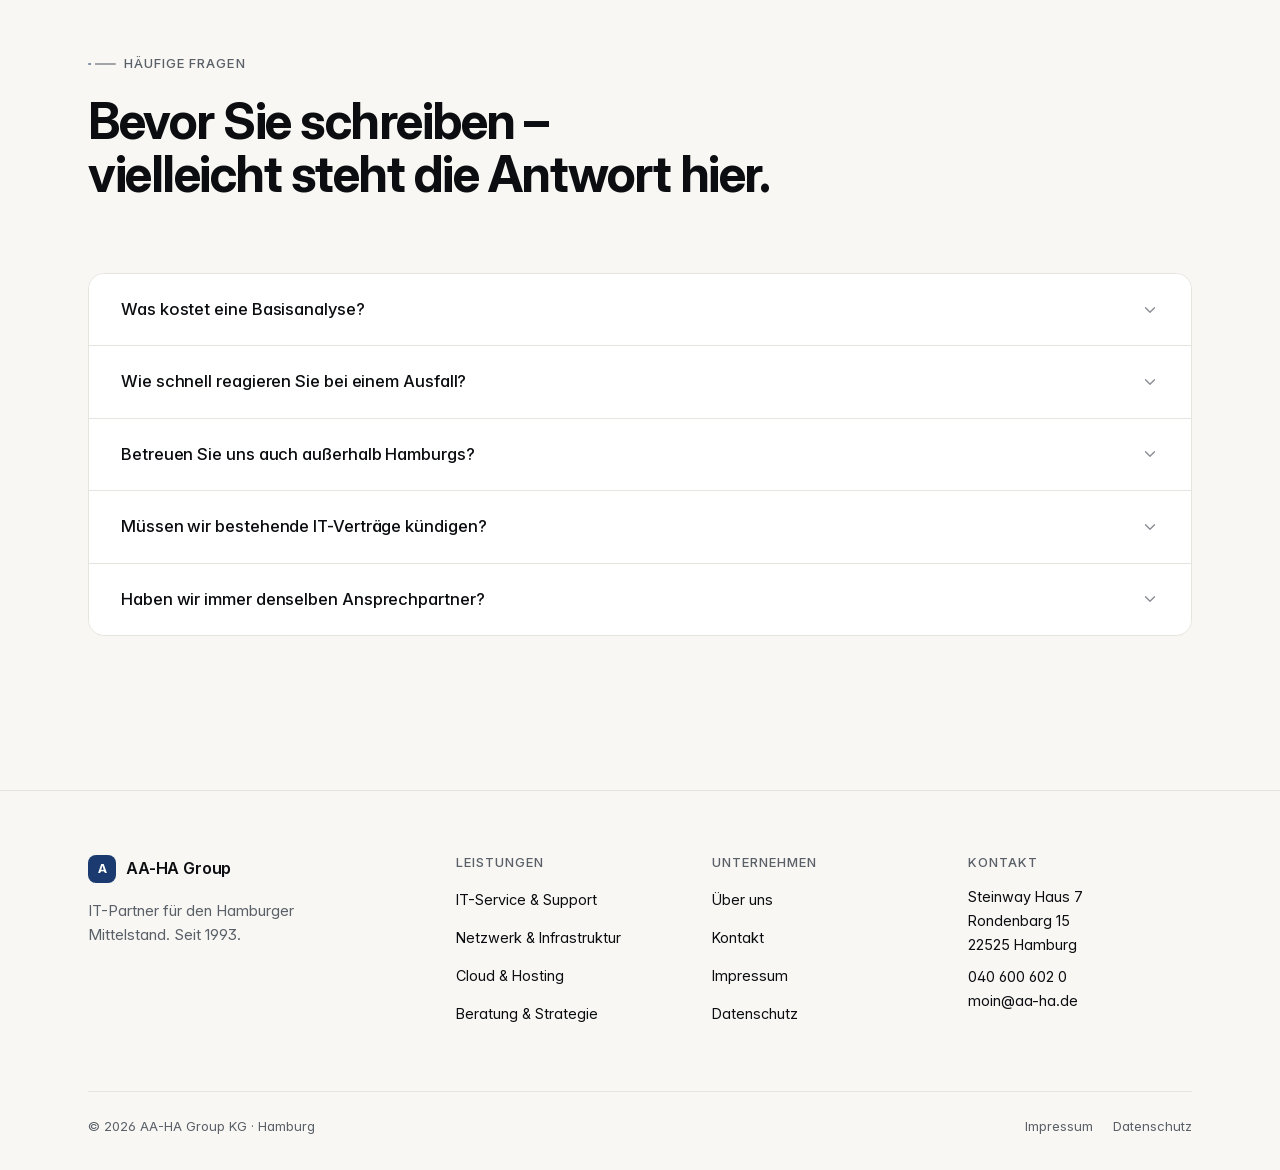
<file: kontakt.html>
<!DOCTYPE html>
<html lang="de">
<head>
<meta charset="UTF-8" />
<meta name="viewport" content="width=device-width, initial-scale=1, viewport-fit=cover" />
<title>Kontakt – AA-HA Group</title>
<meta name="description" content="Sprechen Sie mit uns. Telefon, E-Mail, Adresse in Hamburg-Stellingen. Kostenfreie Basisanalyse Ihres Netzwerks." />
<meta property="og:image" content="https://aa-ha.de/assets/og-image.png" />
<meta property="og:image:width" content="1200" />
<meta property="og:image:height" content="630" />
<link rel="icon" type="image/svg+xml" href="data:image/svg+xml,%3Csvg xmlns='http://www.w3.org/2000/svg' viewBox='0 0 100 100'%3E%3Crect width='100' height='100' rx='22' fill='%231B3A6F'/%3E%3Ctext x='50' y='66' text-anchor='middle' font-family='Inter,system-ui' font-size='44' font-weight='700' fill='white' letter-spacing='-2'%3EA%3C/text%3E%3C/svg%3E" />
<link rel="preload" href="assets/fonts/InterVariable.woff2" as="font" type="font/woff2" crossorigin />
<link rel="stylesheet" href="assets/style.css" />
<script>
  (function () {
    try {
      var t = localStorage.getItem('aa-ha-theme');
      var d = window.matchMedia('(prefers-color-scheme: dark)').matches;
      if (t === 'dark' || (!t && d)) document.documentElement.setAttribute('data-theme', 'dark');
    } catch (e) {}
  })();
</script>
</head>
<body>

<header class="site-header">
  <div class="nav">
    <a href="index.html" class="brand"><span class="brand-mark">A</span><span>AA-HA Group</span></a>
    <nav class="nav-links" aria-label="Hauptnavigation">
      <a href="leistungen.html" data-nav>Leistungen</a>
      <a href="ueber-uns.html" data-nav>Über uns</a>
      <a href="kontakt.html" data-nav>Kontakt</a>
    </nav>
    <div class="nav-actions">
      <button class="theme-toggle" data-theme-toggle aria-label="Erscheinungsbild umschalten">
        <svg class="icon-moon" viewBox="0 0 24 24" fill="none" stroke="currentColor" stroke-width="1.7" stroke-linecap="round" stroke-linejoin="round" aria-hidden="true"><path d="M21 12.79A9 9 0 1 1 11.21 3 7 7 0 0 0 21 12.79z"/></svg>
        <svg class="icon-sun" viewBox="0 0 24 24" fill="none" stroke="currentColor" stroke-width="1.7" stroke-linecap="round" stroke-linejoin="round" aria-hidden="true"><circle cx="12" cy="12" r="4"/><path d="M12 2v2M12 20v2M4.93 4.93l1.41 1.41M17.66 17.66l1.41 1.41M2 12h2M20 12h2M4.93 19.07l1.41-1.41M17.66 6.34l1.41-1.41"/></svg>
      </button>
      <a href="kontakt.html" class="btn btn--primary">Basisanalyse anfordern</a>
      <button class="menu-toggle" data-menu-open aria-label="Menü öffnen">
        <svg viewBox="0 0 24 24" width="18" height="18" fill="none" stroke="currentColor" stroke-width="1.8" stroke-linecap="round" aria-hidden="true"><path d="M4 7h16M4 12h16M4 17h16"/></svg>
      </button>
    </div>
  </div>
</header>

<div class="mobile-menu" data-mobile-menu>
  <div class="mobile-menu-header">
    <a href="index.html" class="brand"><span class="brand-mark">A</span><span>AA-HA Group</span></a>
    <button class="theme-toggle" data-menu-close aria-label="Menü schließen">
      <svg viewBox="0 0 24 24" width="16" height="16" fill="none" stroke="currentColor" stroke-width="1.8" stroke-linecap="round" aria-hidden="true"><path d="M6 6l12 12M18 6L6 18"/></svg>
    </button>
  </div>
  <nav>
    <a href="leistungen.html">Leistungen</a>
    <a href="ueber-uns.html">Über uns</a>
    <a href="kontakt.html">Kontakt</a>
  </nav>
  <a href="kontakt.html" class="btn btn--primary">Basisanalyse anfordern</a>
  <a href="tel:+494060060200" class="mobile-menu-tel">
    <svg viewBox="0 0 24 24" width="16" height="16" fill="none" stroke="currentColor" stroke-width="1.8" stroke-linecap="round" stroke-linejoin="round" aria-hidden="true"><path d="M22 16.92v3a2 2 0 0 1-2.18 2 19.79 19.79 0 0 1-8.63-3.07A19.5 19.5 0 0 1 4.69 12 19.79 19.79 0 0 1 1.61 3.4 2 2 0 0 1 3.6 1.22h3a2 2 0 0 1 2 1.72c.127.96.361 1.903.7 2.81a2 2 0 0 1-.45 2.11L7.91 8.96a16 16 0 0 0 6.13 6.13l.96-.96a2 2 0 0 1 2.11-.45c.907.339 1.85.573 2.81.7A2 2 0 0 1 22 16.92z"/></svg>
    040 600 602 0
  </a>
</div>

<main>

<section class="page-hero">
  <div class="container">
    <p class="eyebrow" data-reveal>Kontakt</p>
    <h1 data-reveal data-reveal-delay="1">Lassen Sie uns kurz sprechen.</h1>
    <p class="lead" data-reveal data-reveal-delay="2">Eine erste Einschätzung dauert selten länger als ein Telefonat. Rufen Sie an, schreiben Sie eine kurze Nachricht oder nutzen Sie das Formular – Sie hören innerhalb eines Werktages von uns.</p>
  </div>
</section>

<section class="section">
  <div class="container">
    <div class="contact-grid">

      <div class="contact-info" data-reveal>
        <dl>
          <div>
            <dt>Telefon</dt>
            <dd><a href="tel:+494060060200">040 600 602 0</a></dd>
            <p class="small">Mo – Fr · 8 – 18 Uhr</p>
          </div>
          <div>
            <dt>E-Mail</dt>
            <dd><a href="mailto:moin@aa-ha.de">moin@aa-ha.de</a></dd>
            <p class="small">Antwort innerhalb eines Werktages</p>
          </div>
          <div>
            <dt>Adresse</dt>
            <dd>Steinway Haus 7<br/>Rondenbarg 15<br/>22525 Hamburg</dd>
            <p class="small">Hamburg-Stellingen, Nähe A7</p>
          </div>
          <div>
            <dt>Was wir mitbringen</dt>
            <dd class="contact-note">Eine kostenfreie Basisanalyse Ihres Netzwerks. 60 Minuten Gespräch, ehrliche Einschätzung, schriftliche Zusammenfassung.</dd>
          </div>
        </dl>
      </div>

      <form class="contact-form" data-contact-form data-reveal data-reveal-delay="1">
        <div class="field">
          <label for="company">Unternehmen</label>
          <input type="text" id="company" name="company" required autocomplete="organization" />
        </div>
        <div class="field-row">
          <div class="field">
            <label for="name">Name</label>
            <input type="text" id="name" name="name" required autocomplete="name" />
          </div>
          <div class="field">
            <label for="phone">Telefon</label>
            <input type="tel" id="phone" name="phone" autocomplete="tel" />
          </div>
        </div>
        <div class="field">
          <label for="email">E-Mail</label>
          <input type="email" id="email" name="email" required autocomplete="email" />
        </div>
        <div class="field">
          <label for="topic">Worum geht es?</label>
          <select id="topic" name="topic">
            <option>Basisanalyse Netzwerk</option>
            <option>IT-Service &amp; Support</option>
            <option>Netzwerk &amp; Infrastruktur</option>
            <option>Cloud &amp; Hosting</option>
            <option>Beratung &amp; Strategie</option>
            <option>Sonstiges</option>
          </select>
        </div>
        <div class="field">
          <label for="message">Kurze Nachricht</label>
          <textarea id="message" name="message" rows="4" placeholder="Was sollten wir vorab wissen?"></textarea>
        </div>
        <div class="form-footer">
          <small>Mit dem Absenden stimmen Sie zu, dass wir Ihre Angaben zur Bearbeitung Ihrer Anfrage verwenden. Details in der <a href="datenschutz.html" class="form-link">Datenschutzerklärung</a>.</small>
          <button type="submit" class="btn btn--primary">Anfrage senden <span class="arrow" aria-hidden="true">→</span></button>
        </div>
        <div class="form-success">Vielen Dank. Wir melden uns innerhalb eines Werktages.</div>
      </form>

    </div>
  </div>
</section>


<section class="section section--no-top">
  <div class="container">
    <div class="section-header">
      <p class="eyebrow" data-reveal>Häufige Fragen</p>
      <h2 class="section-title" data-reveal data-reveal-delay="1">Bevor Sie schreiben –<br/>vielleicht steht die Antwort hier.</h2>
    </div>
    <div class="faq-list" data-reveal>
      <div class="faq-item">
        <button class="faq-question" data-faq aria-expanded="false">
          Was kostet eine Basisanalyse?
          <svg class="faq-chevron" viewBox="0 0 24 24" fill="none" stroke="currentColor" stroke-width="1.8" stroke-linecap="round" stroke-linejoin="round" aria-hidden="true"><path d="M6 9l6 6 6-6"/></svg>
        </button>
        <div class="faq-answer">
          <div class="faq-answer-inner"><p>Die Basisanalyse Ihres Netzwerks ist vollständig kostenfrei und unverbindlich. Wir kommen zu Ihnen, schauen uns an, was Sie haben, und geben Ihnen eine schriftliche Einschätzung. Ohne Verkaufsdruck, ohne Folgepflicht.</p></div>
        </div>
      </div>
      <div class="faq-item">
        <button class="faq-question" data-faq aria-expanded="false">
          Wie schnell reagieren Sie bei einem Ausfall?
          <svg class="faq-chevron" viewBox="0 0 24 24" fill="none" stroke="currentColor" stroke-width="1.8" stroke-linecap="round" stroke-linejoin="round" aria-hidden="true"><path d="M6 9l6 6 6-6"/></svg>
        </button>
        <div class="faq-answer">
          <div class="faq-answer-inner"><p>Unsere definierten Reaktionszeiten liegen je nach Service-Stufe bei einer Stunde bis zum nächsten Werktag. Kritische Ausfälle priorisieren wir bevorzugt. Sie erreichen uns telefonisch werktags von 8 bis 18 Uhr – und sprechen mit einem Menschen, nicht mit einem Ticket-System.</p></div>
        </div>
      </div>
      <div class="faq-item">
        <button class="faq-question" data-faq aria-expanded="false">
          Betreuen Sie uns auch außerhalb Hamburgs?
          <svg class="faq-chevron" viewBox="0 0 24 24" fill="none" stroke="currentColor" stroke-width="1.8" stroke-linecap="round" stroke-linejoin="round" aria-hidden="true"><path d="M6 9l6 6 6-6"/></svg>
        </button>
        <div class="faq-answer">
          <div class="faq-answer-inner"><p>Vor-Ort-Service leisten wir in Hamburg und dem norddeutschen Raum. Remote-Support und Beratung bieten wir deutschlandweit an. Wenn Sie mehrere Standorte haben, sprechen Sie uns einfach an – wir klären das gemeinsam im Erstgespräch.</p></div>
        </div>
      </div>
      <div class="faq-item">
        <button class="faq-question" data-faq aria-expanded="false">
          Müssen wir bestehende IT-Verträge kündigen?
          <svg class="faq-chevron" viewBox="0 0 24 24" fill="none" stroke="currentColor" stroke-width="1.8" stroke-linecap="round" stroke-linejoin="round" aria-hidden="true"><path d="M6 9l6 6 6-6"/></svg>
        </button>
        <div class="faq-answer">
          <div class="faq-answer-inner"><p>Nein. Wir arbeiten mit dem, was Sie haben, und integrieren uns in bestehende Strukturen. Wenn ein Wechsel sinnvoll wäre, sagen wir Ihnen das – aber wir empfehlen keinen Wechsel, nur um selbst mehr zu liefern.</p></div>
        </div>
      </div>
      <div class="faq-item">
        <button class="faq-question" data-faq aria-expanded="false">
          Haben wir immer denselben Ansprechpartner?
          <svg class="faq-chevron" viewBox="0 0 24 24" fill="none" stroke="currentColor" stroke-width="1.8" stroke-linecap="round" stroke-linejoin="round" aria-hidden="true"><path d="M6 9l6 6 6-6"/></svg>
        </button>
        <div class="faq-answer">
          <div class="faq-answer-inner"><p>Ja. Das ist unser wichtigstes Versprechen. Sie haben einen festen Ansprechpartner, der Ihre Infrastruktur kennt, Ihre Geschichte kennt und Ihre Anforderungen kennt. Kein anonymes Helpdesk, keine zufälligen Tickets.</p></div>
        </div>
      </div>
    </div>
  </div>
</section>

</main>

<footer class="site-footer">
  <div class="container">
    <div class="footer-grid">
      <div class="footer-brand">
        <a href="index.html" class="brand"><span class="brand-mark">A</span><span>AA-HA Group</span></a>
        <p>IT-Partner für den Hamburger Mittelstand. Seit 1993.</p>
      </div>
      <div class="footer-col">
        <h4>Leistungen</h4>
        <ul>
          <li><a href="leistungen.html#service-1">IT-Service &amp; Support</a></li>
          <li><a href="leistungen.html#service-2">Netzwerk &amp; Infrastruktur</a></li>
          <li><a href="leistungen.html#service-3">Cloud &amp; Hosting</a></li>
          <li><a href="leistungen.html#service-4">Beratung &amp; Strategie</a></li>
        </ul>
      </div>
      <div class="footer-col">
        <h4>Unternehmen</h4>
        <ul>
          <li><a href="ueber-uns.html">Über uns</a></li>
          <li><a href="kontakt.html">Kontakt</a></li>
          <li><a href="impressum.html">Impressum</a></li>
          <li><a href="datenschutz.html">Datenschutz</a></li>
        </ul>
      </div>
      <div class="footer-col">
        <h4>Kontakt</h4>
        <p>Steinway Haus 7<br/>Rondenbarg 15<br/>22525 Hamburg</p>
        <p><a href="tel:+494060060200">040 600 602 0</a><br/><a href="mailto:moin@aa-ha.de">moin@aa-ha.de</a></p>
      </div>
    </div>
    <div class="footer-meta">
      <span>© <span data-year>2026</span> AA-HA Group KG · Hamburg</span>
      <div class="footer-legal">
        <a href="impressum.html">Impressum</a>
        <a href="datenschutz.html">Datenschutz</a>
      </div>
    </div>
  </div>
</footer>

<!-- Mobile Sticky CTA Bar -->
<div class="mobile-cta-bar" data-mobile-cta aria-hidden="true">
  <a href="tel:+494060060200" class="mobile-cta-tel" aria-label="AA-HA Group anrufen: 040 600 602 0">
    <svg viewBox="0 0 24 24" width="18" height="18" fill="none" stroke="currentColor" stroke-width="1.8" stroke-linecap="round" stroke-linejoin="round" aria-hidden="true"><path d="M22 16.92v3a2 2 0 0 1-2.18 2 19.79 19.79 0 0 1-8.63-3.07A19.5 19.5 0 0 1 4.69 12 19.79 19.79 0 0 1 1.61 3.4 2 2 0 0 1 3.6 1.22h3a2 2 0 0 1 2 1.72c.127.96.361 1.903.7 2.81a2 2 0 0 1-.45 2.11L7.91 8.96a16 16 0 0 0 6.13 6.13l.96-.96a2 2 0 0 1 2.11-.45c.907.339 1.85.573 2.81.7A2 2 0 0 1 22 16.92z"/></svg>
    040 600 602 0
  </a>
  <a href="kontakt.html" class="btn btn--primary mobile-cta-btn">Anfrage stellen</a>
</div>
<script src="assets/main.js" defer></script>
</body>
</html>
</file>
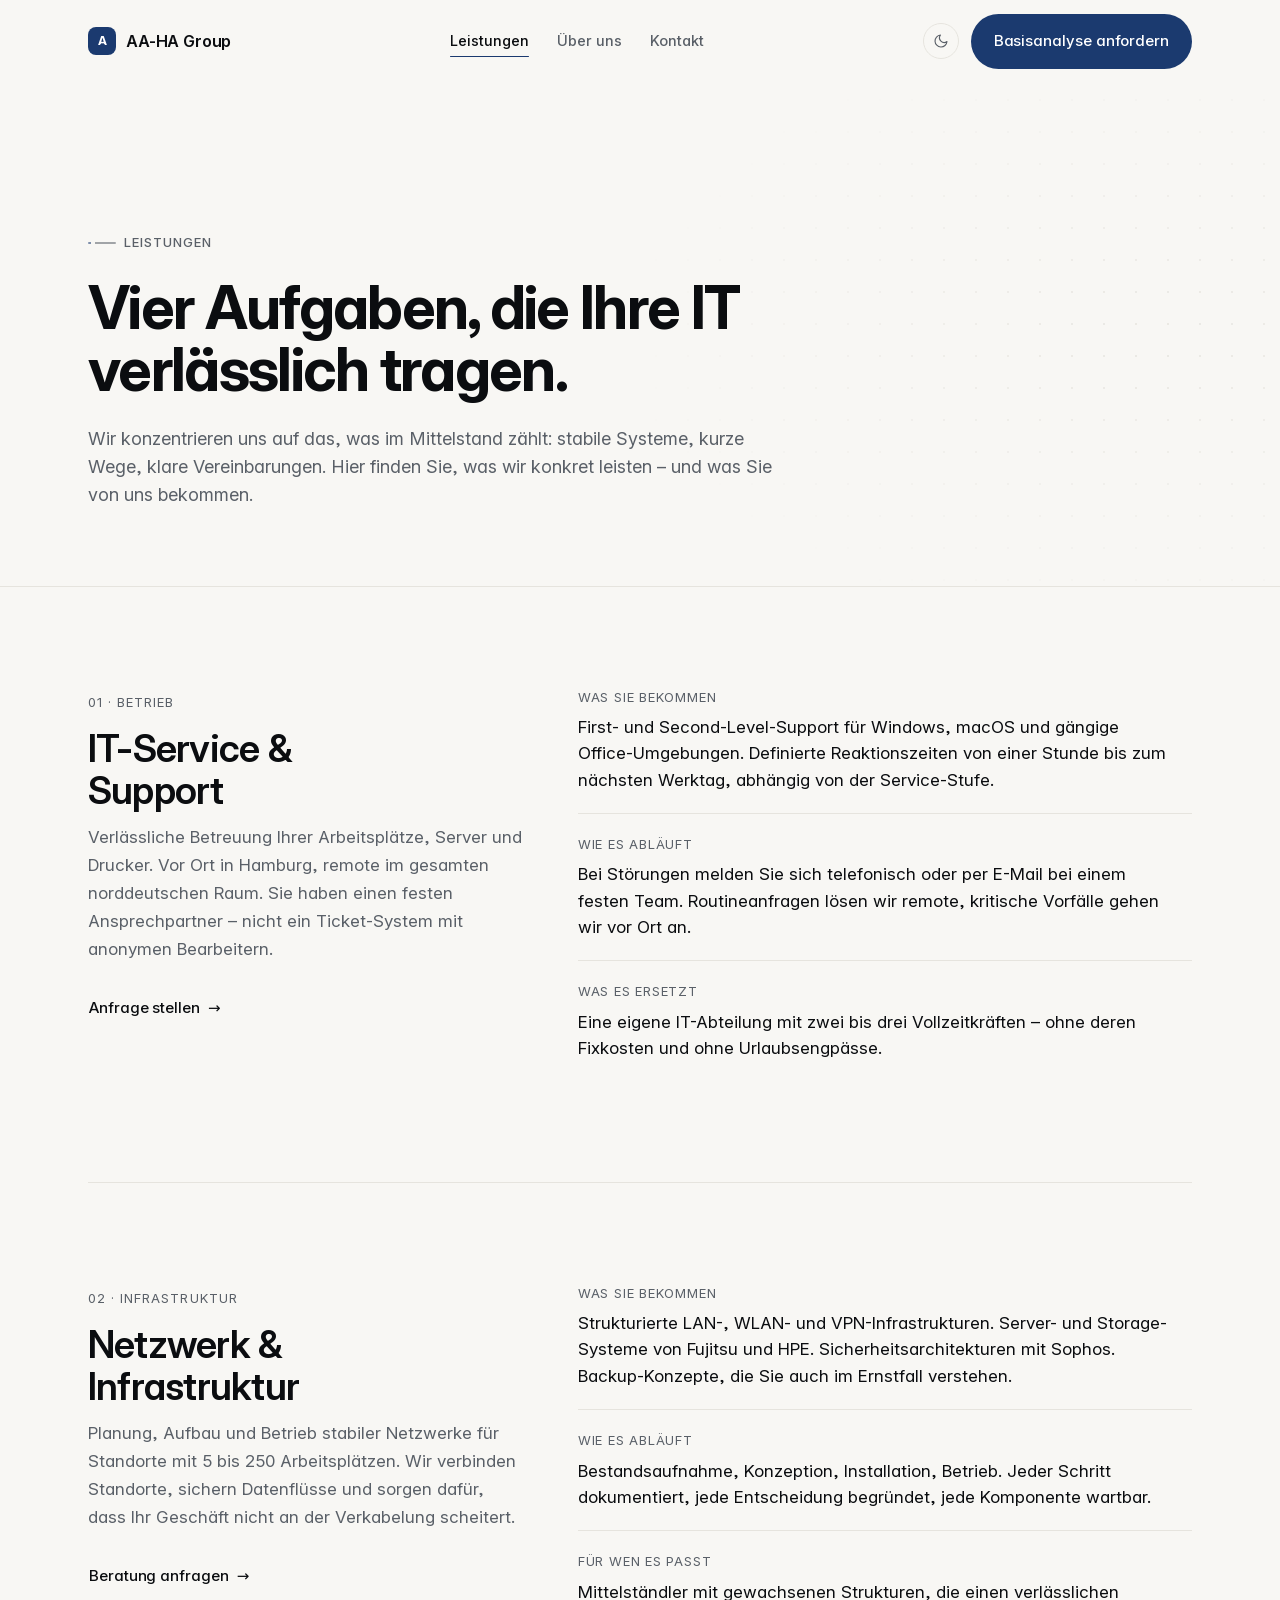
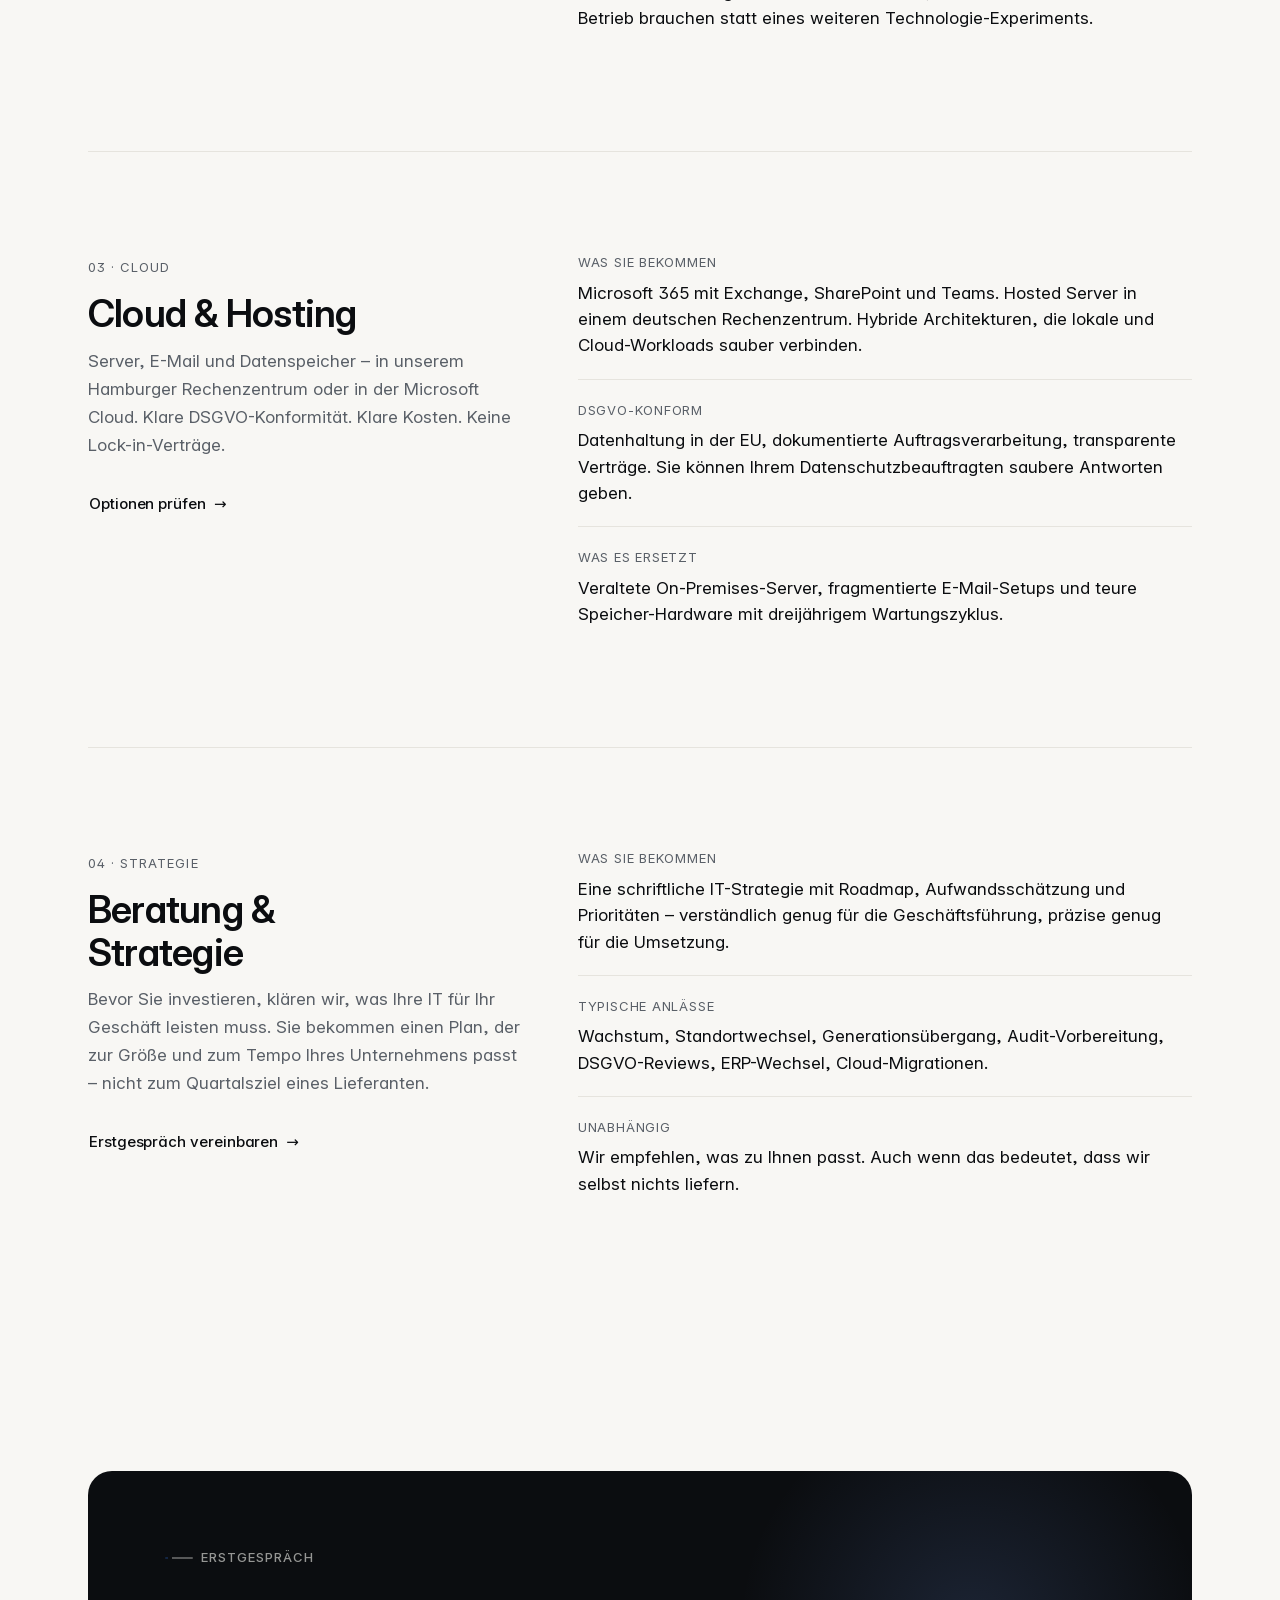
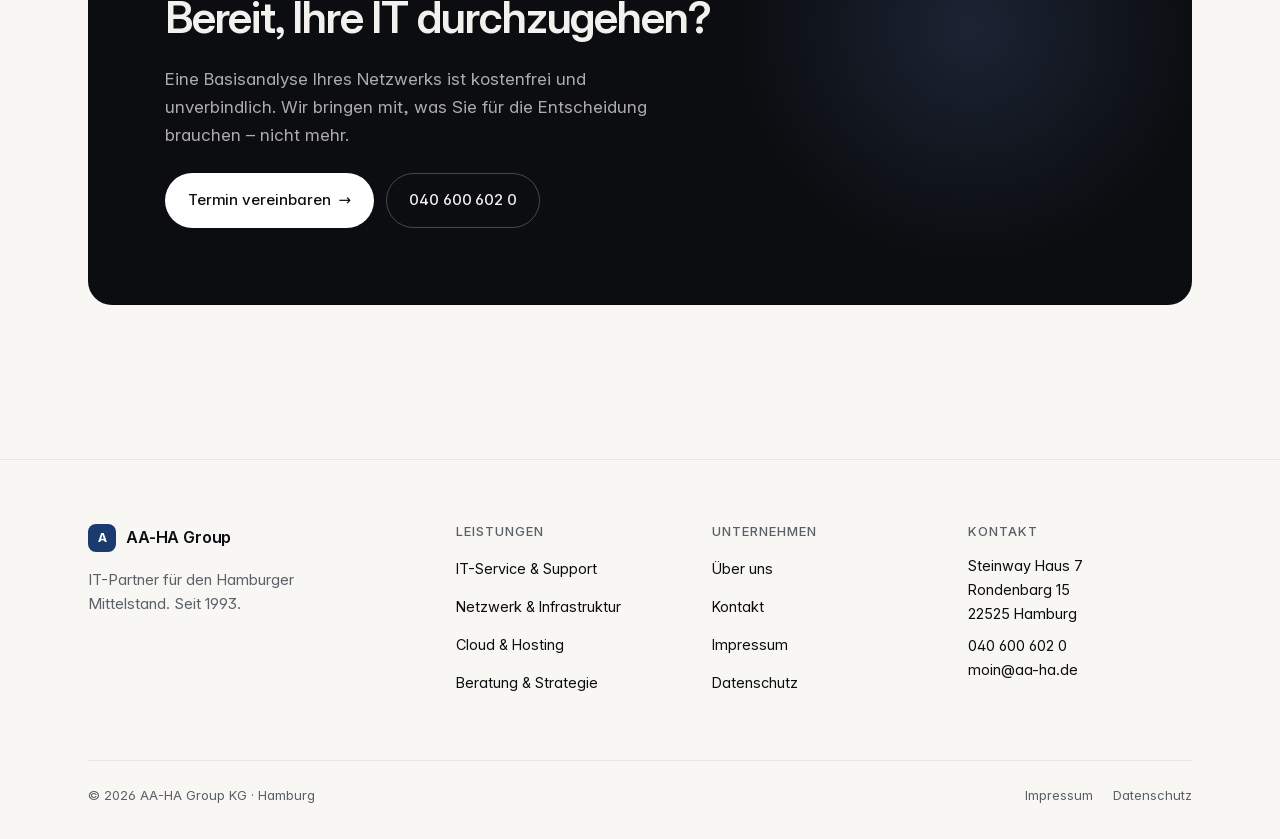
<file: leistungen.html>
<!DOCTYPE html>
<html lang="de">
<head>
<meta charset="UTF-8" />
<meta name="viewport" content="width=device-width, initial-scale=1, viewport-fit=cover" />
<title>Leistungen – AA-HA Group</title>
<meta name="description" content="IT-Service, Netzwerke, Cloud und Beratung. Vier Kernleistungen der AA-HA Group für den Hamburger Mittelstand." />
<meta property="og:image" content="https://aa-ha.de/assets/og-image.png" />
<meta property="og:image:width" content="1200" />
<meta property="og:image:height" content="630" />
<link rel="icon" type="image/svg+xml" href="data:image/svg+xml,%3Csvg xmlns='http://www.w3.org/2000/svg' viewBox='0 0 100 100'%3E%3Crect width='100' height='100' rx='22' fill='%231B3A6F'/%3E%3Ctext x='50' y='66' text-anchor='middle' font-family='Inter,system-ui' font-size='44' font-weight='700' fill='white' letter-spacing='-2'%3EA%3C/text%3E%3C/svg%3E" />
<link rel="preload" href="assets/fonts/InterVariable.woff2" as="font" type="font/woff2" crossorigin />
<link rel="stylesheet" href="assets/style.css" />
<script>
  (function () {
    try {
      var t = localStorage.getItem('aa-ha-theme');
      var d = window.matchMedia('(prefers-color-scheme: dark)').matches;
      if (t === 'dark' || (!t && d)) document.documentElement.setAttribute('data-theme', 'dark');
    } catch (e) {}
  })();
</script>
</head>
<body>

<header class="site-header">
  <div class="nav">
    <a href="index.html" class="brand"><span class="brand-mark">A</span><span>AA-HA Group</span></a>
    <nav class="nav-links" aria-label="Hauptnavigation">
      <a href="leistungen.html" data-nav>Leistungen</a>
      <a href="ueber-uns.html" data-nav>Über uns</a>
      <a href="kontakt.html" data-nav>Kontakt</a>
    </nav>
    <div class="nav-actions">
      <button class="theme-toggle" data-theme-toggle aria-label="Erscheinungsbild umschalten">
        <svg class="icon-moon" viewBox="0 0 24 24" fill="none" stroke="currentColor" stroke-width="1.7" stroke-linecap="round" stroke-linejoin="round" aria-hidden="true"><path d="M21 12.79A9 9 0 1 1 11.21 3 7 7 0 0 0 21 12.79z"/></svg>
        <svg class="icon-sun" viewBox="0 0 24 24" fill="none" stroke="currentColor" stroke-width="1.7" stroke-linecap="round" stroke-linejoin="round" aria-hidden="true"><circle cx="12" cy="12" r="4"/><path d="M12 2v2M12 20v2M4.93 4.93l1.41 1.41M17.66 17.66l1.41 1.41M2 12h2M20 12h2M4.93 19.07l1.41-1.41M17.66 6.34l1.41-1.41"/></svg>
      </button>
      <a href="kontakt.html" class="btn btn--primary">Basisanalyse anfordern</a>
      <button class="menu-toggle" data-menu-open aria-label="Menü öffnen">
        <svg viewBox="0 0 24 24" width="18" height="18" fill="none" stroke="currentColor" stroke-width="1.8" stroke-linecap="round" aria-hidden="true"><path d="M4 7h16M4 12h16M4 17h16"/></svg>
      </button>
    </div>
  </div>
</header>

<div class="mobile-menu" data-mobile-menu>
  <div class="mobile-menu-header">
    <a href="index.html" class="brand"><span class="brand-mark">A</span><span>AA-HA Group</span></a>
    <button class="theme-toggle" data-menu-close aria-label="Menü schließen">
      <svg viewBox="0 0 24 24" width="16" height="16" fill="none" stroke="currentColor" stroke-width="1.8" stroke-linecap="round" aria-hidden="true"><path d="M6 6l12 12M18 6L6 18"/></svg>
    </button>
  </div>
  <nav>
    <a href="leistungen.html">Leistungen</a>
    <a href="ueber-uns.html">Über uns</a>
    <a href="kontakt.html">Kontakt</a>
  </nav>
  <a href="kontakt.html" class="btn btn--primary">Basisanalyse anfordern</a>
  <a href="tel:+494060060200" class="mobile-menu-tel">
    <svg viewBox="0 0 24 24" width="16" height="16" fill="none" stroke="currentColor" stroke-width="1.8" stroke-linecap="round" stroke-linejoin="round" aria-hidden="true"><path d="M22 16.92v3a2 2 0 0 1-2.18 2 19.79 19.79 0 0 1-8.63-3.07A19.5 19.5 0 0 1 4.69 12 19.79 19.79 0 0 1 1.61 3.4 2 2 0 0 1 3.6 1.22h3a2 2 0 0 1 2 1.72c.127.96.361 1.903.7 2.81a2 2 0 0 1-.45 2.11L7.91 8.96a16 16 0 0 0 6.13 6.13l.96-.96a2 2 0 0 1 2.11-.45c.907.339 1.85.573 2.81.7A2 2 0 0 1 22 16.92z"/></svg>
    040 600 602 0
  </a>
</div>

<main>

<section class="page-hero">
  <div class="container">
    <p class="eyebrow" data-reveal>Leistungen</p>
    <h1 data-reveal data-reveal-delay="1">Vier Aufgaben, die Ihre IT verlässlich tragen.</h1>
    <p class="lead" data-reveal data-reveal-delay="2">Wir konzentrieren uns auf das, was im Mittelstand zählt: stabile Systeme, kurze Wege, klare Vereinbarungen. Hier finden Sie, was wir konkret leisten – und was Sie von uns bekommen.</p>
  </div>
</section>

<div class="container">

  <section class="service-detail" id="service-1" data-reveal>
    <div>
      <span class="label">01 · Betrieb</span>
      <h2>IT-Service &amp; Support</h2>
      <p>Verlässliche Betreuung Ihrer Arbeitsplätze, Server und Drucker. Vor Ort in Hamburg, remote im gesamten norddeutschen Raum. Sie haben einen festen Ansprechpartner – nicht ein Ticket-System mit anonymen Bearbeitern.</p>
      <p class="service-cta"><a href="kontakt.html" class="btn btn--text">Anfrage stellen <span class="arrow" aria-hidden="true">→</span></a></p>
    </div>
    <dl class="spec-list">
      <dt>Was Sie bekommen</dt>
      <dd>First- und Second-Level-Support für Windows, macOS und gängige Office-Umgebungen. Definierte Reaktionszeiten von einer Stunde bis zum nächsten Werktag, abhängig von der Service-Stufe.</dd>
      <dt>Wie es abläuft</dt>
      <dd>Bei Störungen melden Sie sich telefonisch oder per E-Mail bei einem festen Team. Routineanfragen lösen wir remote, kritische Vorfälle gehen wir vor Ort an.</dd>
      <dt>Was es ersetzt</dt>
      <dd>Eine eigene IT-Abteilung mit zwei bis drei Vollzeitkräften – ohne deren Fixkosten und ohne Urlaubsengpässe.</dd>
    </dl>
  </section>

  <section class="service-detail" id="service-2" data-reveal>
    <div>
      <span class="label">02 · Infrastruktur</span>
      <h2>Netzwerk &amp; Infrastruktur</h2>
      <p>Planung, Aufbau und Betrieb stabiler Netzwerke für Standorte mit 5 bis 250 Arbeitsplätzen. Wir verbinden Standorte, sichern Datenflüsse und sorgen dafür, dass Ihr Geschäft nicht an der Verkabelung scheitert.</p>
      <p class="service-cta"><a href="kontakt.html" class="btn btn--text">Beratung anfragen <span class="arrow" aria-hidden="true">→</span></a></p>
    </div>
    <dl class="spec-list">
      <dt>Was Sie bekommen</dt>
      <dd>Strukturierte LAN-, WLAN- und VPN-Infrastrukturen. Server- und Storage-Systeme von Fujitsu und HPE. Sicherheitsarchitekturen mit Sophos. Backup-Konzepte, die Sie auch im Ernstfall verstehen.</dd>
      <dt>Wie es abläuft</dt>
      <dd>Bestandsaufnahme, Konzeption, Installation, Betrieb. Jeder Schritt dokumentiert, jede Entscheidung begründet, jede Komponente wartbar.</dd>
      <dt>Für wen es passt</dt>
      <dd>Mittelständler mit gewachsenen Strukturen, die einen verlässlichen Betrieb brauchen statt eines weiteren Technologie-Experiments.</dd>
    </dl>
  </section>

  <section class="service-detail" id="service-3" data-reveal>
    <div>
      <span class="label">03 · Cloud</span>
      <h2>Cloud &amp; Hosting</h2>
      <p>Server, E-Mail und Datenspeicher – in unserem Hamburger Rechenzentrum oder in der Microsoft Cloud. Klare DSGVO-Konformität. Klare Kosten. Keine Lock-in-Verträge.</p>
      <p class="service-cta"><a href="kontakt.html" class="btn btn--text">Optionen prüfen <span class="arrow" aria-hidden="true">→</span></a></p>
    </div>
    <dl class="spec-list">
      <dt>Was Sie bekommen</dt>
      <dd>Microsoft 365 mit Exchange, SharePoint und Teams. Hosted Server in einem deutschen Rechenzentrum. Hybride Architekturen, die lokale und Cloud-Workloads sauber verbinden.</dd>
      <dt>DSGVO-konform</dt>
      <dd>Datenhaltung in der EU, dokumentierte Auftragsverarbeitung, transparente Verträge. Sie können Ihrem Datenschutzbeauftragten saubere Antworten geben.</dd>
      <dt>Was es ersetzt</dt>
      <dd>Veraltete On-Premises-Server, fragmentierte E-Mail-Setups und teure Speicher-Hardware mit dreijährigem Wartungszyklus.</dd>
    </dl>
  </section>

  <section class="service-detail" id="service-4" data-reveal>
    <div>
      <span class="label">04 · Strategie</span>
      <h2>Beratung &amp; Strategie</h2>
      <p>Bevor Sie investieren, klären wir, was Ihre IT für Ihr Geschäft leisten muss. Sie bekommen einen Plan, der zur Größe und zum Tempo Ihres Unternehmens passt – nicht zum Quartalsziel eines Lieferanten.</p>
      <p class="service-cta"><a href="kontakt.html" class="btn btn--text">Erstgespräch vereinbaren <span class="arrow" aria-hidden="true">→</span></a></p>
    </div>
    <dl class="spec-list">
      <dt>Was Sie bekommen</dt>
      <dd>Eine schriftliche IT-Strategie mit Roadmap, Aufwandsschätzung und Prioritäten – verständlich genug für die Geschäftsführung, präzise genug für die Umsetzung.</dd>
      <dt>Typische Anlässe</dt>
      <dd>Wachstum, Standortwechsel, Generationsübergang, Audit-Vorbereitung, DSGVO-Reviews, ERP-Wechsel, Cloud-Migrationen.</dd>
      <dt>Unabhängig</dt>
      <dd>Wir empfehlen, was zu Ihnen passt. Auch wenn das bedeutet, dass wir selbst nichts liefern.</dd>
    </dl>
  </section>

</div>

<section class="section">
  <div class="container">
    <div class="cta" data-reveal>
      <p class="eyebrow">Erstgespräch</p>
      <h2>Bereit, Ihre IT durchzugehen?</h2>
      <p>Eine Basisanalyse Ihres Netzwerks ist kostenfrei und unverbindlich. Wir bringen mit, was Sie für die Entscheidung brauchen – nicht mehr.</p>
      <div class="cta-actions">
        <a href="kontakt.html" class="btn btn--primary">Termin vereinbaren <span class="arrow" aria-hidden="true">→</span></a>
        <a href="tel:+494060060200" class="btn btn--ghost">040 600 602 0</a>
      </div>
    </div>
  </div>
</section>

</main>

<footer class="site-footer">
  <div class="container">
    <div class="footer-grid">
      <div class="footer-brand">
        <a href="index.html" class="brand"><span class="brand-mark">A</span><span>AA-HA Group</span></a>
        <p>IT-Partner für den Hamburger Mittelstand. Seit 1993.</p>
      </div>
      <div class="footer-col">
        <h4>Leistungen</h4>
        <ul>
          <li><a href="leistungen.html#service-1">IT-Service &amp; Support</a></li>
          <li><a href="leistungen.html#service-2">Netzwerk &amp; Infrastruktur</a></li>
          <li><a href="leistungen.html#service-3">Cloud &amp; Hosting</a></li>
          <li><a href="leistungen.html#service-4">Beratung &amp; Strategie</a></li>
        </ul>
      </div>
      <div class="footer-col">
        <h4>Unternehmen</h4>
        <ul>
          <li><a href="ueber-uns.html">Über uns</a></li>
          <li><a href="kontakt.html">Kontakt</a></li>
          <li><a href="impressum.html">Impressum</a></li>
          <li><a href="datenschutz.html">Datenschutz</a></li>
        </ul>
      </div>
      <div class="footer-col">
        <h4>Kontakt</h4>
        <p>Steinway Haus 7<br/>Rondenbarg 15<br/>22525 Hamburg</p>
        <p><a href="tel:+494060060200">040 600 602 0</a><br/><a href="mailto:moin@aa-ha.de">moin@aa-ha.de</a></p>
      </div>
    </div>
    <div class="footer-meta">
      <span>© <span data-year>2026</span> AA-HA Group KG · Hamburg</span>
      <div class="footer-legal">
        <a href="impressum.html">Impressum</a>
        <a href="datenschutz.html">Datenschutz</a>
      </div>
    </div>
  </div>
</footer>

<!-- Mobile Sticky CTA Bar -->
<div class="mobile-cta-bar" data-mobile-cta aria-hidden="true">
  <a href="tel:+494060060200" class="mobile-cta-tel" aria-label="AA-HA Group anrufen: 040 600 602 0">
    <svg viewBox="0 0 24 24" width="18" height="18" fill="none" stroke="currentColor" stroke-width="1.8" stroke-linecap="round" stroke-linejoin="round" aria-hidden="true"><path d="M22 16.92v3a2 2 0 0 1-2.18 2 19.79 19.79 0 0 1-8.63-3.07A19.5 19.5 0 0 1 4.69 12 19.79 19.79 0 0 1 1.61 3.4 2 2 0 0 1 3.6 1.22h3a2 2 0 0 1 2 1.72c.127.96.361 1.903.7 2.81a2 2 0 0 1-.45 2.11L7.91 8.96a16 16 0 0 0 6.13 6.13l.96-.96a2 2 0 0 1 2.11-.45c.907.339 1.85.573 2.81.7A2 2 0 0 1 22 16.92z"/></svg>
    040 600 602 0
  </a>
  <a href="kontakt.html" class="btn btn--primary mobile-cta-btn">Anfrage stellen</a>
</div>
<script src="assets/main.js" defer></script>
</body>
</html>
</file>
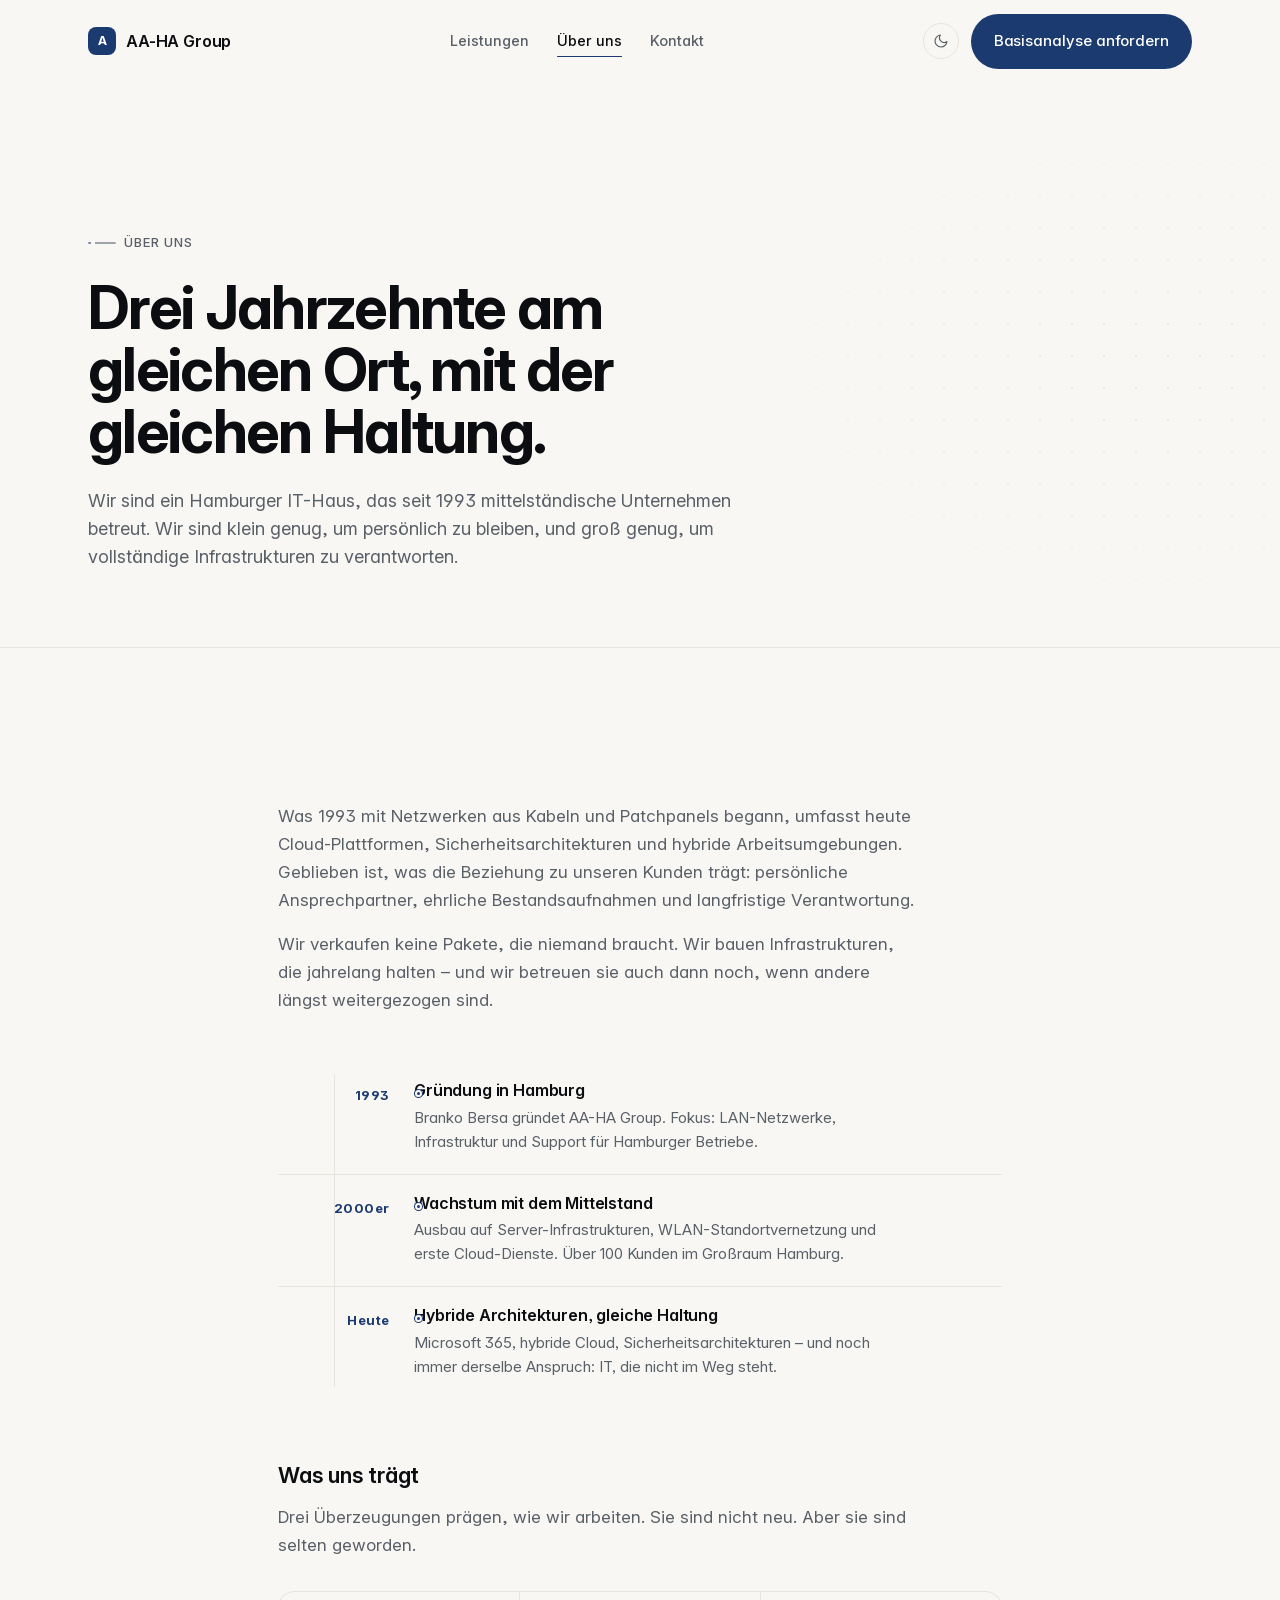
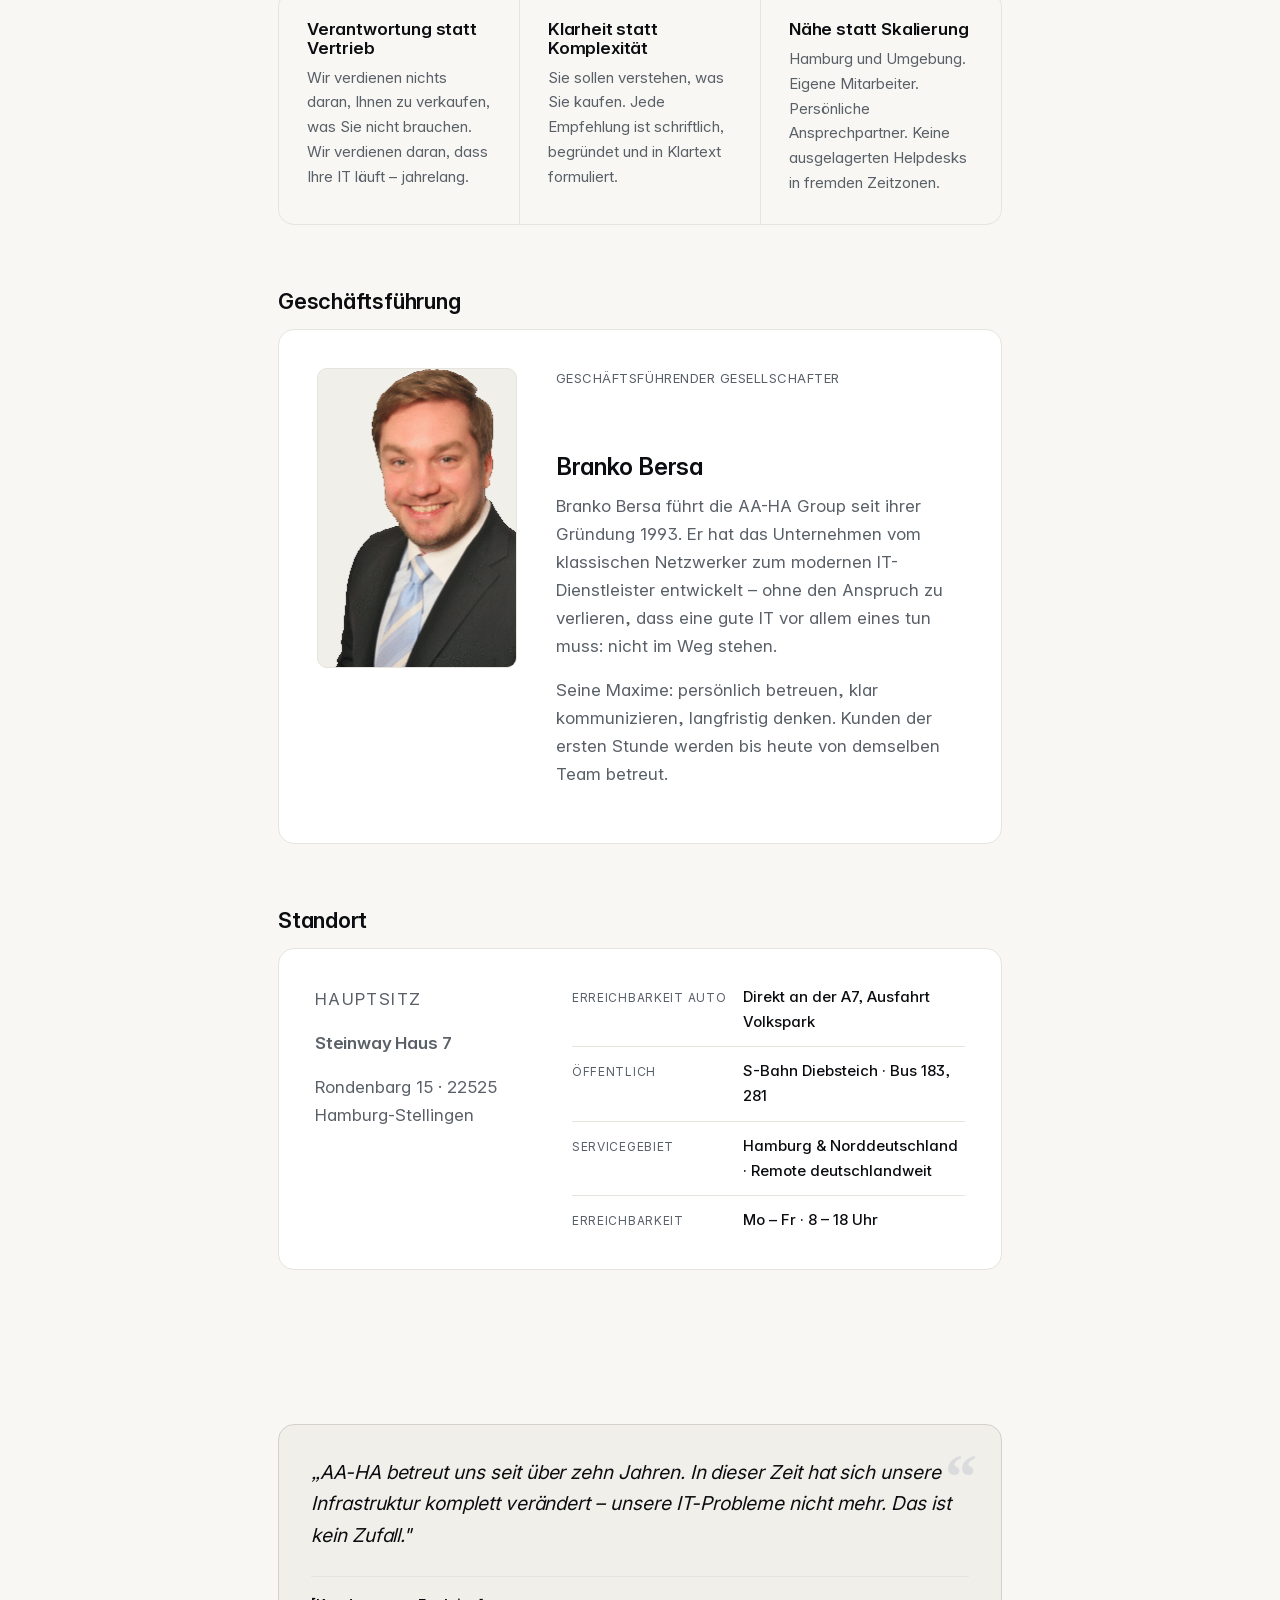
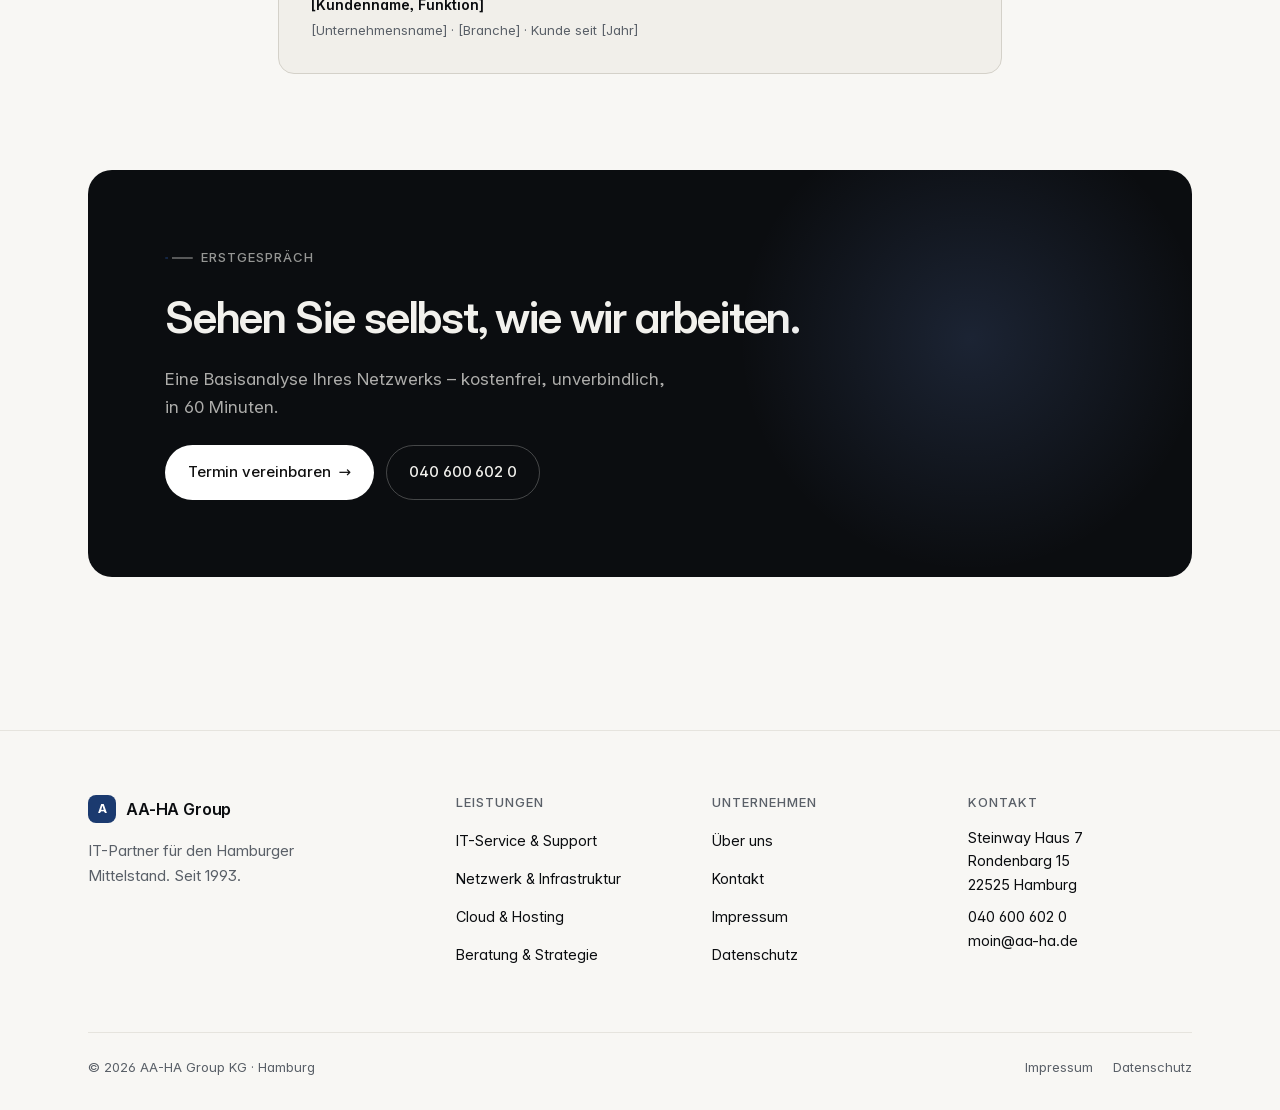
<file: ueber-uns.html>
<!DOCTYPE html>
<html lang="de">
<head>
<meta charset="UTF-8" />
<meta name="viewport" content="width=device-width, initial-scale=1, viewport-fit=cover" />
<title>Über uns – AA-HA Group</title>
<meta name="description" content="Seit 1993 betreut AA-HA Group den Hamburger Mittelstand. Geschichte, Werte und Geschäftsführung." />
<meta property="og:image" content="https://aa-ha.de/assets/og-image.png" />
<meta property="og:image:width" content="1200" />
<meta property="og:image:height" content="630" />
<link rel="icon" type="image/svg+xml" href="data:image/svg+xml,%3Csvg xmlns='http://www.w3.org/2000/svg' viewBox='0 0 100 100'%3E%3Crect width='100' height='100' rx='22' fill='%231B3A6F'/%3E%3Ctext x='50' y='66' text-anchor='middle' font-family='Inter,system-ui' font-size='44' font-weight='700' fill='white' letter-spacing='-2'%3EA%3C/text%3E%3C/svg%3E" />
<link rel="preload" href="assets/fonts/InterVariable.woff2" as="font" type="font/woff2" crossorigin />
<link rel="stylesheet" href="assets/style.css" />
<script>
  (function () {
    try {
      var t = localStorage.getItem('aa-ha-theme');
      var d = window.matchMedia('(prefers-color-scheme: dark)').matches;
      if (t === 'dark' || (!t && d)) document.documentElement.setAttribute('data-theme', 'dark');
    } catch (e) {}
  })();
</script>
</head>
<body>

<header class="site-header">
  <div class="nav">
    <a href="index.html" class="brand"><span class="brand-mark">A</span><span>AA-HA Group</span></a>
    <nav class="nav-links" aria-label="Hauptnavigation">
      <a href="leistungen.html" data-nav>Leistungen</a>
      <a href="ueber-uns.html" data-nav>Über uns</a>
      <a href="kontakt.html" data-nav>Kontakt</a>
    </nav>
    <div class="nav-actions">
      <button class="theme-toggle" data-theme-toggle aria-label="Erscheinungsbild umschalten">
        <svg class="icon-moon" viewBox="0 0 24 24" fill="none" stroke="currentColor" stroke-width="1.7" stroke-linecap="round" stroke-linejoin="round" aria-hidden="true"><path d="M21 12.79A9 9 0 1 1 11.21 3 7 7 0 0 0 21 12.79z"/></svg>
        <svg class="icon-sun" viewBox="0 0 24 24" fill="none" stroke="currentColor" stroke-width="1.7" stroke-linecap="round" stroke-linejoin="round" aria-hidden="true"><circle cx="12" cy="12" r="4"/><path d="M12 2v2M12 20v2M4.93 4.93l1.41 1.41M17.66 17.66l1.41 1.41M2 12h2M20 12h2M4.93 19.07l1.41-1.41M17.66 6.34l1.41-1.41"/></svg>
      </button>
      <a href="kontakt.html" class="btn btn--primary">Basisanalyse anfordern</a>
      <button class="menu-toggle" data-menu-open aria-label="Menü öffnen">
        <svg viewBox="0 0 24 24" width="18" height="18" fill="none" stroke="currentColor" stroke-width="1.8" stroke-linecap="round" aria-hidden="true"><path d="M4 7h16M4 12h16M4 17h16"/></svg>
      </button>
    </div>
  </div>
</header>

<div class="mobile-menu" data-mobile-menu>
  <div class="mobile-menu-header">
    <a href="index.html" class="brand"><span class="brand-mark">A</span><span>AA-HA Group</span></a>
    <button class="theme-toggle" data-menu-close aria-label="Menü schließen">
      <svg viewBox="0 0 24 24" width="16" height="16" fill="none" stroke="currentColor" stroke-width="1.8" stroke-linecap="round" aria-hidden="true"><path d="M6 6l12 12M18 6L6 18"/></svg>
    </button>
  </div>
  <nav>
    <a href="leistungen.html">Leistungen</a>
    <a href="ueber-uns.html">Über uns</a>
    <a href="kontakt.html">Kontakt</a>
  </nav>
  <a href="kontakt.html" class="btn btn--primary">Basisanalyse anfordern</a>
  <a href="tel:+494060060200" class="mobile-menu-tel">
    <svg viewBox="0 0 24 24" width="16" height="16" fill="none" stroke="currentColor" stroke-width="1.8" stroke-linecap="round" stroke-linejoin="round" aria-hidden="true"><path d="M22 16.92v3a2 2 0 0 1-2.18 2 19.79 19.79 0 0 1-8.63-3.07A19.5 19.5 0 0 1 4.69 12 19.79 19.79 0 0 1 1.61 3.4 2 2 0 0 1 3.6 1.22h3a2 2 0 0 1 2 1.72c.127.96.361 1.903.7 2.81a2 2 0 0 1-.45 2.11L7.91 8.96a16 16 0 0 0 6.13 6.13l.96-.96a2 2 0 0 1 2.11-.45c.907.339 1.85.573 2.81.7A2 2 0 0 1 22 16.92z"/></svg>
    040 600 602 0
  </a>
</div>

<main>

<section class="page-hero">
  <div class="container">
    <p class="eyebrow" data-reveal>Über uns</p>
    <h1 data-reveal data-reveal-delay="1">Drei Jahrzehnte am gleichen Ort, mit der gleichen Haltung.</h1>
    <p class="lead" data-reveal data-reveal-delay="2">Wir sind ein Hamburger IT-Haus, das seit 1993 mittelständische Unternehmen betreut. Wir sind klein genug, um persönlich zu bleiben, und groß genug, um vollständige Infrastrukturen zu verantworten.</p>
  </div>
</section>

<section class="section">
  <div class="container container--narrow">
    <div class="about-rich" data-reveal>
      <p>Was 1993 mit Netzwerken aus Kabeln und Patchpanels begann, umfasst heute Cloud-Plattformen, Sicherheitsarchitekturen und hybride Arbeitsumgebungen. Geblieben ist, was die Beziehung zu unseren Kunden trägt: persönliche Ansprechpartner, ehrliche Bestandsaufnahmen und langfristige Verantwortung.</p>
      <p>Wir verkaufen keine Pakete, die niemand braucht. Wir bauen Infrastrukturen, die jahrelang halten – und wir betreuen sie auch dann noch, wenn andere längst weitergezogen sind.</p>

      <div class="timeline" data-reveal>
        <div class="timeline-item">
          <div class="timeline-year">1993</div>
          <div class="timeline-content">
            <h4>Gründung in Hamburg</h4>
            <p>Branko Bersa gründet AA-HA Group. Fokus: LAN-Netzwerke, Infrastruktur und Support für Hamburger Betriebe.</p>
          </div>
        </div>
        <div class="timeline-item">
          <div class="timeline-year">2000er</div>
          <div class="timeline-content">
            <h4>Wachstum mit dem Mittelstand</h4>
            <p>Ausbau auf Server-Infrastrukturen, WLAN-Standortvernetzung und erste Cloud-Dienste. Über 100 Kunden im Großraum Hamburg.</p>
          </div>
        </div>
        <div class="timeline-item">
          <div class="timeline-year">Heute</div>
          <div class="timeline-content">
            <h4>Hybride Architekturen, gleiche Haltung</h4>
            <p>Microsoft 365, hybride Cloud, Sicherheitsarchitekturen – und noch immer derselbe Anspruch: IT, die nicht im Weg steht.</p>
          </div>
        </div>
      </div>

      <h3>Was uns trägt</h3>
      <p>Drei Überzeugungen prägen, wie wir arbeiten. Sie sind nicht neu. Aber sie sind selten geworden.</p>

      <div class="values">
        <div class="value">
          <h4>Verantwortung statt Vertrieb</h4>
          <p>Wir verdienen nichts daran, Ihnen zu verkaufen, was Sie nicht brauchen. Wir verdienen daran, dass Ihre IT läuft – jahrelang.</p>
        </div>
        <div class="value">
          <h4>Klarheit statt Komplexität</h4>
          <p>Sie sollen verstehen, was Sie kaufen. Jede Empfehlung ist schriftlich, begründet und in Klartext formuliert.</p>
        </div>
        <div class="value">
          <h4>Nähe statt Skalierung</h4>
          <p>Hamburg und Umgebung. Eigene Mitarbeiter. Persönliche Ansprechpartner. Keine ausgelagerten Helpdesks in fremden Zeitzonen.</p>
        </div>
      </div>

      <h3>Geschäftsführung</h3>
      <div class="team-row" data-reveal>
        <div class="team-portrait">
          <img src="assets/bb.gif" alt="Branko Bersa, Geschäftsführender Gesellschafter der AA-HA Group" />
        </div>
        <div class="team-info">
          <p class="role">Geschäftsführender Gesellschafter</p>
          <h3>Branko Bersa</h3>
          <p>Branko Bersa führt die AA-HA Group seit ihrer Gründung 1993. Er hat das Unternehmen vom klassischen Netzwerker zum modernen IT-Dienstleister entwickelt – ohne den Anspruch zu verlieren, dass eine gute IT vor allem eines tun muss: nicht im Weg stehen.</p>
          <p>Seine Maxime: persönlich betreuen, klar kommunizieren, langfristig denken. Kunden der ersten Stunde werden bis heute von demselben Team betreut.</p>
        </div>
      </div>

      <h3>Standort</h3>
      <div class="standort-card" data-reveal>
        <div class="standort-address">
          <p class="standort-label">Hauptsitz</p>
          <p class="standort-name">Steinway Haus 7</p>
          <p class="standort-detail">Rondenbarg 15 · 22525 Hamburg-Stellingen</p>
        </div>
        <div class="standort-facts">
          <div class="standort-fact">
            <span class="standort-fact-label">Erreichbarkeit Auto</span>
            <span class="standort-fact-value">Direkt an der A7, Ausfahrt Volkspark</span>
          </div>
          <div class="standort-fact">
            <span class="standort-fact-label">Öffentlich</span>
            <span class="standort-fact-value">S-Bahn Diebsteich · Bus 183, 281</span>
          </div>
          <div class="standort-fact">
            <span class="standort-fact-label">Servicegebiet</span>
            <span class="standort-fact-value">Hamburg &amp; Norddeutschland · Remote deutschlandweit</span>
          </div>
          <div class="standort-fact">
            <span class="standort-fact-label">Erreichbarkeit</span>
            <span class="standort-fact-value">Mo – Fr · 8 – 18 Uhr</span>
          </div>
        </div>
      </div>
    </div>
  </div>
</section>

<section class="section section--tight section--no-top">
  <div class="container container--narrow">
    <!-- ⚠️ PLATZHALTER: Vor Launch durch echtes Kundenzitat ersetzen -->
    <blockquote class="testimonial testimonial--featured" data-reveal>
      <p>„AA-HA betreut uns seit über zehn Jahren. In dieser Zeit hat sich unsere Infrastruktur komplett verändert – unsere IT-Probleme nicht mehr. Das ist kein Zufall."</p>
      <footer>
        <strong>[Kundenname, Funktion]</strong>
        <span>[Unternehmensname] · [Branche] · Kunde seit [Jahr]</span>
      </footer>
    </blockquote>
  </div>
</section>

<section class="section section--no-top">
  <div class="container">
    <div class="cta" data-reveal>
      <p class="eyebrow">Erstgespräch</p>
      <h2>Sehen Sie selbst, wie wir arbeiten.</h2>
      <p>Eine Basisanalyse Ihres Netzwerks – kostenfrei, unverbindlich, in 60 Minuten.</p>
      <div class="cta-actions">
        <a href="kontakt.html" class="btn btn--primary">Termin vereinbaren <span class="arrow" aria-hidden="true">→</span></a>
        <a href="tel:+494060060200" class="btn btn--ghost">040 600 602 0</a>
      </div>
    </div>
  </div>
</section>

</main>

<footer class="site-footer">
  <div class="container">
    <div class="footer-grid">
      <div class="footer-brand">
        <a href="index.html" class="brand"><span class="brand-mark">A</span><span>AA-HA Group</span></a>
        <p>IT-Partner für den Hamburger Mittelstand. Seit 1993.</p>
      </div>
      <div class="footer-col">
        <h4>Leistungen</h4>
        <ul>
          <li><a href="leistungen.html#service-1">IT-Service &amp; Support</a></li>
          <li><a href="leistungen.html#service-2">Netzwerk &amp; Infrastruktur</a></li>
          <li><a href="leistungen.html#service-3">Cloud &amp; Hosting</a></li>
          <li><a href="leistungen.html#service-4">Beratung &amp; Strategie</a></li>
        </ul>
      </div>
      <div class="footer-col">
        <h4>Unternehmen</h4>
        <ul>
          <li><a href="ueber-uns.html">Über uns</a></li>
          <li><a href="kontakt.html">Kontakt</a></li>
          <li><a href="impressum.html">Impressum</a></li>
          <li><a href="datenschutz.html">Datenschutz</a></li>
        </ul>
      </div>
      <div class="footer-col">
        <h4>Kontakt</h4>
        <p>Steinway Haus 7<br/>Rondenbarg 15<br/>22525 Hamburg</p>
        <p><a href="tel:+494060060200">040 600 602 0</a><br/><a href="mailto:moin@aa-ha.de">moin@aa-ha.de</a></p>
      </div>
    </div>
    <div class="footer-meta">
      <span>© <span data-year>2026</span> AA-HA Group KG · Hamburg</span>
      <div class="footer-legal">
        <a href="impressum.html">Impressum</a>
        <a href="datenschutz.html">Datenschutz</a>
      </div>
    </div>
  </div>
</footer>

<!-- Mobile Sticky CTA Bar -->
<div class="mobile-cta-bar" data-mobile-cta aria-hidden="true">
  <a href="tel:+494060060200" class="mobile-cta-tel" aria-label="AA-HA Group anrufen: 040 600 602 0">
    <svg viewBox="0 0 24 24" width="18" height="18" fill="none" stroke="currentColor" stroke-width="1.8" stroke-linecap="round" stroke-linejoin="round" aria-hidden="true"><path d="M22 16.92v3a2 2 0 0 1-2.18 2 19.79 19.79 0 0 1-8.63-3.07A19.5 19.5 0 0 1 4.69 12 19.79 19.79 0 0 1 1.61 3.4 2 2 0 0 1 3.6 1.22h3a2 2 0 0 1 2 1.72c.127.96.361 1.903.7 2.81a2 2 0 0 1-.45 2.11L7.91 8.96a16 16 0 0 0 6.13 6.13l.96-.96a2 2 0 0 1 2.11-.45c.907.339 1.85.573 2.81.7A2 2 0 0 1 22 16.92z"/></svg>
    040 600 602 0
  </a>
  <a href="kontakt.html" class="btn btn--primary mobile-cta-btn">Anfrage stellen</a>
</div>
<script src="assets/main.js" defer></script>
</body>
</html>
</file>
<file: assets/style.css>
/* =========================================================
   AA-HA Group – Design System
   Premium B2B · Hamburg · IT seit 1993
   ========================================================= */

@font-face {
  font-family: 'Inter';
  font-style: normal;
  font-weight: 100 900;
  font-display: swap;
  src: url('fonts/InterVariable.woff2') format('woff2-variations');
  unicode-range: U+0000-00FF, U+0131, U+0152-0153, U+02BB-02BC, U+02C6, U+02DA,
                 U+02DC, U+2000-206F, U+2074, U+20AC, U+2122, U+2191, U+2193,
                 U+2212, U+2215, U+FEFF, U+FFFD;
}

/* ---------- Tokens ---------- */
:root {
  --bg: #F8F7F4;
  --surface: #FFFFFF;
  --surface-2: #F1EFEA;
  --text: #0B0D10;
  --text-muted: #5A6068;
  --text-subtle: #8A8E94;
  --border: #E6E4DE;
  --border-strong: #D4D1C9;
  --accent: #1B3A6F;
  --accent-hover: #142A50;
  --accent-soft: rgba(27, 58, 111, 0.08);
  --success: #2F7D5B;
  --amber: #B8860B;
  --amber-soft: rgba(184, 134, 11, 0.08);

  --radius-sm: 6px;
  --radius-md: 10px;
  --radius-lg: 16px;
  --radius-pill: 999px;

  --shadow-sm: 0 1px 2px rgba(11, 13, 16, 0.04);
  --shadow-md: 0 8px 32px rgba(11, 13, 16, 0.06);
  --shadow-lg: 0 24px 64px rgba(11, 13, 16, 0.10);

  --max-w: 1200px;
  --gutter: clamp(20px, 4vw, 48px);
  --section-y: clamp(96px, 12vw, 160px);
  --section-hero: clamp(80px, 10vw, 140px);

  --ease: cubic-bezier(0.22, 0.61, 0.36, 1);
  --dur-fast: 160ms;
  --dur: 240ms;
  --dur-slow: 600ms;

  --font-sans: 'Inter', -apple-system, BlinkMacSystemFont, 'SF Pro Text', 'Helvetica Neue', system-ui, sans-serif;

  --surface-ink: #0E1014;

  color-scheme: light;
}

[data-theme="dark"] {
  --bg: #0B0D10;
  --surface: #14171C;
  --surface-2: #1A1E24;
  --text: #F2F1ED;
  --text-muted: #A8ACB2;
  --text-subtle: #6A6E74;
  --border: #232830;
  --border-strong: #2D333D;
  --accent: #7AA5FF;
  --accent-hover: #A5C2FF;
  --accent-soft: rgba(122, 165, 255, 0.10);

  --shadow-sm: 0 1px 2px rgba(0, 0, 0, 0.4);
  --shadow-md: 0 8px 32px rgba(0, 0, 0, 0.5);
  --shadow-lg: 0 24px 64px rgba(0, 0, 0, 0.6);

  color-scheme: dark;
}

/* ---------- Reset ---------- */
*, *::before, *::after { box-sizing: border-box; }
* { margin: 0; padding: 0; }
html { -webkit-text-size-adjust: 100%; tab-size: 4; scroll-behavior: smooth; }
body {
  font-family: var(--font-sans);
  font-size: 17px;
  line-height: 1.65;
  color: var(--text);
  background: var(--bg);
  -webkit-font-smoothing: antialiased;
  -moz-osx-font-smoothing: grayscale;
  font-feature-settings: 'cv11', 'ss01', 'ss03';
  text-rendering: optimizeLegibility;
  transition: background var(--dur) var(--ease), color var(--dur) var(--ease);
}
img, svg, video { display: block; max-width: 100%; height: auto; }
a { color: inherit; text-decoration: none; }
button { font: inherit; cursor: pointer; background: none; border: 0; color: inherit; }
input, textarea, select { font: inherit; color: inherit; }
ul, ol { list-style: none; }
h1, h2, h3, h4, h5 { font-weight: 600; letter-spacing: -0.02em; line-height: 1.1; color: var(--text); }
h3, h4, h5 { letter-spacing: -0.01em; }
::selection { background: var(--accent); color: #fff; }
:focus-visible {
  outline: 2px solid var(--accent);
  outline-offset: 3px;
  border-radius: var(--radius-sm);
}

/* ---------- Layout ---------- */
.container {
  width: 100%;
  max-width: var(--max-w);
  margin: 0 auto;
  padding-inline: var(--gutter);
}
.section { padding-block: var(--section-y); position: relative; }
.section--tight { padding-block: clamp(64px, 8vw, 96px); }

/* ---------- Typography utilities ---------- */
.eyebrow {
  display: inline-flex;
  align-items: center;
  gap: 8px;
  font-size: 13px;
  font-weight: 500;
  letter-spacing: 0.08em;
  text-transform: uppercase;
  color: var(--text-muted);
}
.eyebrow::before {
  content: '';
  width: 28px;
  height: 2px;
  background: linear-gradient(
    to right,
    var(--accent) 0px, var(--accent) 3px,
    transparent 3px, transparent 7px,
    currentColor 7px
  );
  opacity: 0.55;
  border-radius: 1px;
  flex-shrink: 0;
}

h1.display {
  font-size: clamp(44px, 6.5vw, 96px);
  line-height: 0.98;
  letter-spacing: -0.04em;
  font-weight: 800;
  max-width: 16ch;
}
h2.section-title {
  font-size: clamp(30px, 4vw, 50px);
  line-height: 1.06;
  letter-spacing: -0.03em;
  font-weight: 700;
  max-width: 22ch;
}
h3.card-title {
  font-size: clamp(20px, 2vw, 24px);
  line-height: 1.25;
  letter-spacing: -0.01em;
  font-weight: 600;
}

.lead {
  font-size: clamp(18px, 1.4vw, 21px);
  line-height: 1.55;
  color: var(--text-muted);
  max-width: 56ch;
}

.muted { color: var(--text-muted); }
.subtle { color: var(--text-subtle); }

/* ---------- Buttons ---------- */
.btn {
  display: inline-flex;
  align-items: center;
  gap: 8px;
  padding: 14px 22px;
  border-radius: var(--radius-pill);
  font-weight: 500;
  font-size: 15px;
  letter-spacing: -0.005em;
  transition: background var(--dur) var(--ease), color var(--dur) var(--ease), border-color var(--dur) var(--ease), transform var(--dur) var(--ease), box-shadow var(--dur) var(--ease);
  white-space: nowrap;
  border: 1px solid transparent;
  user-select: none;
}
.btn--primary {
  background: var(--accent);
  color: #fff;
}
.btn--primary:hover {
  background: var(--accent-hover);
  transform: translateY(-1px);
  box-shadow: var(--shadow-md);
}
.btn--ghost {
  border-color: var(--border-strong);
  color: var(--text);
}
.btn--ghost:hover {
  background: var(--surface);
  border-color: var(--text);
}
.btn--text {
  padding: 8px 0;
  color: var(--text);
  border-radius: 0;
}
.btn--text:hover { color: var(--accent); }
.btn .arrow { transition: transform var(--dur) var(--ease); }
.btn:hover .arrow { transform: translateX(3px); }

/* ---------- Header ---------- */
.site-header {
  position: sticky;
  top: 0;
  z-index: 50;
  display: flex;
  align-items: center;
  justify-content: center;
  padding-block: 14px;
  background: transparent;
  transition: background var(--dur) var(--ease), border-color var(--dur) var(--ease), backdrop-filter var(--dur) var(--ease);
  border-bottom: 1px solid transparent;
}
.site-header.is-scrolled {
  background: color-mix(in srgb, var(--bg) 80%, transparent);
  -webkit-backdrop-filter: saturate(180%) blur(20px);
  backdrop-filter: saturate(180%) blur(20px);
  border-bottom-color: var(--border);
}
.nav {
  width: 100%;
  max-width: var(--max-w);
  margin: 0 auto;
  padding-inline: var(--gutter);
  display: flex;
  align-items: center;
  justify-content: space-between;
  gap: 32px;
}
.brand {
  display: inline-flex;
  align-items: center;
  gap: 10px;
  font-weight: 600;
  font-size: 16px;
  letter-spacing: -0.01em;
  color: var(--text);
}
.brand-mark {
  width: 28px;
  height: 28px;
  border-radius: 8px;
  background: var(--accent);
  position: relative;
  display: inline-flex;
  align-items: center;
  justify-content: center;
  color: #fff;
  font-size: 12px;
  font-weight: 700;
  letter-spacing: 0;
}
.nav-links {
  display: flex;
  align-items: center;
  gap: 28px;
}
.nav-links a {
  font-size: 14.5px;
  color: var(--text-muted);
  font-weight: 500;
  transition: color var(--dur-fast) var(--ease);
}
.nav-links a:hover { color: var(--text); }
.nav-links a.is-active {
  color: var(--text);
  position: relative;
}
.nav-links a.is-active::after {
  content: '';
  position: absolute;
  bottom: -4px;
  left: 0; right: 0;
  height: 1.5px;
  background: var(--accent);
  border-radius: 2px;
}
.nav-actions { display: flex; align-items: center; gap: 12px; }
.theme-toggle {
  width: 36px;
  height: 36px;
  border-radius: 50%;
  border: 1px solid var(--border);
  display: inline-flex;
  align-items: center;
  justify-content: center;
  color: var(--text-muted);
  transition: color var(--dur-fast) var(--ease), border-color var(--dur-fast) var(--ease);
}
.theme-toggle:hover { color: var(--text); border-color: var(--border-strong); }
.theme-toggle svg { width: 16px; height: 16px; }
.theme-toggle .icon-sun { display: none; }
[data-theme="dark"] .theme-toggle .icon-sun { display: block; }
[data-theme="dark"] .theme-toggle .icon-moon { display: none; }

.menu-toggle {
  display: none;
  width: 36px; height: 36px;
  border-radius: 50%;
  border: 1px solid var(--border);
  align-items: center;
  justify-content: center;
}

/* ---------- Hero ---------- */
.hero {
  padding-block: clamp(80px, 10vw, 140px) clamp(64px, 8vw, 120px);
  position: relative;
  overflow: hidden;
}
.hero-grid {
  display: grid;
  gap: 32px;
}
.hero h1 { margin-bottom: 24px; }
.hero .lead { margin-bottom: 40px; }
.hero-actions { display: flex; flex-wrap: wrap; gap: 12px; }

.hero-meta {
  margin-top: clamp(64px, 8vw, 120px);
  padding-top: 32px;
  border-top: 1px solid var(--border);
  display: grid;
  grid-template-columns: repeat(4, 1fr);
  gap: 32px;
}
.hero-meta-item dt {
  font-size: 13px;
  color: var(--text-muted);
  margin-bottom: 6px;
  letter-spacing: 0.02em;
}
.hero-meta-item dd {
  font-size: clamp(22px, 3vw, 36px);
  font-weight: 700;
  letter-spacing: -0.025em;
}

/* Dot grid – technical precision signal */
.hero::before {
  content: '';
  position: absolute;
  inset: 0;
  background-image: radial-gradient(circle, var(--border-strong) 1.5px, transparent 1.5px);
  background-size: 28px 28px;
  pointer-events: none;
  z-index: 0;
  mask-image: radial-gradient(ellipse 80% 100% at 80% 50%, rgba(0,0,0,0.75) 0%, transparent 72%);
  -webkit-mask-image: radial-gradient(ellipse 80% 100% at 80% 50%, rgba(0,0,0,0.75) 0%, transparent 72%);
}
[data-theme="dark"] .hero::before {
  background-image: radial-gradient(circle, rgba(255,255,255,0.13) 1.5px, transparent 1.5px);
}
.hero > .container { position: relative; z-index: 1; }

/* Concentric arcs – emerge from right edge, desktop only */
.hero-rings {
  position: absolute;
  right: -22%;
  top: 50%;
  transform: translateY(-50%);
  width: 52vw;
  height: 52vw;
  max-width: 680px;
  max-height: 680px;
  border-radius: 50%;
  border: 1px solid var(--border);
  pointer-events: none;
  z-index: 0;
}
.hero-rings::before {
  content: '';
  position: absolute;
  inset: 16%;
  border-radius: 50%;
  border: 1px solid var(--border);
}
.hero-rings::after {
  content: '';
  position: absolute;
  inset: 32%;
  border-radius: 50%;
  border: 1px solid var(--border-strong);
}
@media (max-width: 900px) { .hero-rings { display: none; } }

/* Hero eyebrow override – pill badge */
.hero-eyebrow {
  display: inline-flex;
  align-items: center;
  gap: 8px;
  font-size: 12px;
  font-weight: 600;
  letter-spacing: 0.08em;
  text-transform: uppercase;
  color: var(--accent);
  background: var(--accent-soft);
  padding: 7px 14px;
  border-radius: var(--radius-pill);
  border: 1px solid rgba(27, 58, 111, 0.18);
  margin-bottom: 28px;
}
.hero-eyebrow::before { display: none; }
[data-theme="dark"] .hero-eyebrow { border-color: rgba(122, 165, 255, 0.2); }

/* Hero two-column inner */
.hero-inner {
  display: grid;
  grid-template-columns: 1fr;
  gap: clamp(32px, 5vw, 64px);
  align-items: center;
}
@media (min-width: 960px) {
  .hero-inner { grid-template-columns: 1.15fr 0.85fr; }
}
.hero-content { display: flex; flex-direction: column; }

/* Hero visual – status card */
.hero-visual {
  position: relative;
  z-index: 2;
}
@media (max-width: 959px) { .hero-visual { display: none; } }

.hero-card {
  background: var(--surface);
  border: 1px solid var(--border);
  border-radius: var(--radius-lg);
  overflow: hidden;
  box-shadow: var(--shadow-lg);
}
.hero-card-header {
  display: flex;
  align-items: center;
  justify-content: space-between;
  padding: 14px 20px;
  background: var(--surface-2);
  border-bottom: 1px solid var(--border);
  gap: 12px;
}
.hero-card-label {
  font-size: 12px;
  font-weight: 600;
  letter-spacing: 0.08em;
  text-transform: uppercase;
  color: var(--text-muted);
}
.hero-status-online {
  display: flex;
  align-items: center;
  gap: 6px;
  font-size: 12px;
  font-weight: 500;
  color: var(--success);
}
.hero-status-dot {
  width: 7px;
  height: 7px;
  border-radius: 50%;
  background: var(--success);
  box-shadow: 0 0 0 3px rgba(47, 125, 91, 0.2);
}
.hero-card-row {
  display: flex;
  align-items: center;
  justify-content: space-between;
  padding: 13px 20px;
  border-bottom: 1px solid var(--border);
  gap: 16px;
}
.hero-card-row:last-child { border-bottom: 0; }
.hero-card-key {
  font-size: 13.5px;
  color: var(--text-muted);
}
.hero-card-val {
  font-size: 13.5px;
  font-weight: 600;
  color: var(--text);
  text-align: right;
}
.hero-card-val--ok { color: var(--success); }
.hero-card-footer {
  padding: 13px 20px;
  background: var(--accent-soft);
}
.hero-card-footer-text {
  font-size: 12px;
  font-weight: 600;
  letter-spacing: 0.04em;
  color: var(--accent);
}

/* ---------- Trust bar ---------- */
.trust { padding-block: clamp(48px, 6vw, 80px); border-top: 1px solid var(--border); border-bottom: 1px solid var(--border); }
.trust-label {
  text-align: center;
  font-size: 13px;
  letter-spacing: 0.08em;
  text-transform: uppercase;
  color: var(--text-muted);
  margin-bottom: 28px;
}
.trust-list {
  display: flex;
  flex-wrap: wrap;
  justify-content: center;
  align-items: center;
  gap: clamp(20px, 4vw, 52px);
}
.trust-logo {
  height: 22px;
  width: auto;
  max-width: 110px;
  object-fit: contain;
  display: block;
  filter: grayscale(1) opacity(0.32);
  transition: filter var(--dur) var(--ease);
}
.trust-logo:hover {
  filter: grayscale(0) opacity(1);
}
[data-theme="dark"] .trust-logo {
  filter: invert(1) grayscale(1) opacity(0.42);
}
[data-theme="dark"] .trust-logo:hover {
  filter: invert(1) grayscale(0) opacity(1);
}

/* ---------- Section header ---------- */
.section-header {
  display: grid;
  grid-template-columns: 1fr;
  gap: 16px;
  margin-bottom: clamp(48px, 6vw, 72px);
}
.section-header .eyebrow { margin-bottom: 4px; }
.section-header .lead { margin-top: 8px; }
@media (min-width: 768px) {
  .section-header.section-header--split {
    grid-template-columns: 1.2fr 1fr;
    align-items: end;
    gap: 48px;
  }
  .section-header--split .lead { margin-top: 0; justify-self: start; }
}

/* ---------- Service grid ---------- */
.services-grid {
  display: grid;
  grid-template-columns: 1fr;
  gap: 1px;
  background: var(--border);
  border: 1px solid var(--border);
  border-radius: var(--radius-lg);
  overflow: hidden;
}
@media (min-width: 768px) {
  .services-grid { grid-template-columns: 1fr 1fr; }
}
.service {
  background: var(--bg);
  padding: clamp(28px, 3vw, 44px);
  display: flex;
  flex-direction: column;
  gap: 16px;
  transition: background var(--dur) var(--ease);
  position: relative;
  overflow: hidden;
}
.service::after {
  content: '';
  position: absolute;
  top: 0; left: 0; right: 0;
  height: 2px;
  background: var(--accent);
  transform: scaleX(0);
  transform-origin: left;
  transition: transform var(--dur) var(--ease);
}
.service:hover { background: var(--surface); }
.service:hover::after { transform: scaleX(1); }
.service-num {
  font-size: clamp(28px, 3vw, 44px);
  font-weight: 800;
  letter-spacing: -0.04em;
  line-height: 1;
  color: var(--accent);
  opacity: 0.18;
  font-variant-numeric: tabular-nums;
}
[data-theme="dark"] .service-num { opacity: 0.35; }
.service-title {
  font-size: clamp(20px, 2vw, 24px);
  font-weight: 600;
  letter-spacing: -0.01em;
}
.service-text {
  color: var(--text-muted);
  max-width: 48ch;
}
.service-list {
  margin-top: 4px;
  display: flex;
  flex-direction: column;
  gap: 8px;
}
.service-list li {
  font-size: 14.5px;
  color: var(--text-muted);
  display: flex;
  gap: 10px;
  align-items: flex-start;
}
.service-list li::before {
  content: '';
  width: 6px; height: 6px;
  margin-top: 9px;
  border-radius: 50%;
  background: var(--accent);
  flex-shrink: 0;
}

/* ---------- Process / approach ---------- */
.approach-grid {
  display: grid;
  grid-template-columns: 1fr;
  gap: 24px;
}
@media (min-width: 768px) {
  .approach-grid { grid-template-columns: repeat(3, 1fr); gap: 32px; }
}
.step {
  padding: clamp(24px, 2.5vw, 36px);
  background: var(--surface);
  border: 1px solid var(--border);
  border-radius: var(--radius-lg);
  display: flex;
  flex-direction: column;
  gap: 14px;
  position: relative;
  transition: border-color var(--dur) var(--ease), transform var(--dur) var(--ease), box-shadow var(--dur) var(--ease);
  overflow: hidden;
}
.step::before {
  content: '';
  position: absolute;
  top: 0; left: 0; right: 0;
  height: 2px;
  background: var(--accent);
  transform: scaleX(0);
  transform-origin: left;
  transition: transform var(--dur) var(--ease);
}
.step:hover { border-color: var(--border-strong); transform: translateY(-2px); box-shadow: var(--shadow-md); }
.step:hover::before { transform: scaleX(1); }
.step-num {
  font-size: 12px;
  letter-spacing: 0.1em;
  color: var(--accent);
  font-weight: 600;
  font-variant-numeric: tabular-nums;
  text-transform: uppercase;
  opacity: 0.7;
}
.step-title { font-size: 20px; font-weight: 600; letter-spacing: -0.01em; }
.step-text { color: var(--text-muted); font-size: 15.5px; line-height: 1.6; }

/* ---------- Numbers ---------- */
.numbers {
  display: grid;
  grid-template-columns: repeat(2, 1fr);
  gap: 1px;
  background: var(--border);
  border: 1px solid var(--border);
  border-radius: var(--radius-lg);
  overflow: hidden;
}
@media (min-width: 768px) {
  .numbers { grid-template-columns: repeat(4, 1fr); }
}
.number {
  background: var(--surface);
  padding: clamp(28px, 3vw, 44px);
  display: flex;
  flex-direction: column;
  gap: 8px;
}
.number dt {
  font-size: 12px;
  color: var(--text-muted);
  letter-spacing: 0.08em;
  text-transform: uppercase;
  order: 2;
}
.number dd {
  font-size: clamp(48px, 6.5vw, 72px);
  font-weight: 800;
  letter-spacing: -0.04em;
  line-height: 1;
  font-variant-numeric: tabular-nums;
  order: 1;
}

/* ---------- Testimonials ---------- */
.testimonials-grid {
  display: grid;
  grid-template-columns: 1fr;
  gap: 20px;
}
@media (min-width: 768px) {
  .testimonials-grid { grid-template-columns: repeat(3, 1fr); }
}
.testimonial {
  background: var(--surface);
  border: 1px solid var(--border);
  border-radius: var(--radius-lg);
  padding: clamp(24px, 2.5vw, 36px);
  display: flex;
  flex-direction: column;
  gap: 24px;
  position: relative;
  transition: border-color var(--dur) var(--ease), box-shadow var(--dur) var(--ease);
}
.testimonial:hover {
  border-color: var(--border-strong);
  box-shadow: var(--shadow-md);
}
.testimonial::before {
  content: '\201C';
  position: absolute;
  top: 20px;
  right: 24px;
  font-size: 64px;
  line-height: 1;
  font-weight: 800;
  color: var(--accent);
  opacity: 0.10;
  font-family: Georgia, serif;
  pointer-events: none;
  user-select: none;
}
.testimonial p {
  font-size: clamp(15px, 1.2vw, 17px);
  line-height: 1.65;
  color: var(--text);
  font-style: italic;
  letter-spacing: -0.003em;
  flex: 1;
}
.testimonial footer {
  display: flex;
  flex-direction: column;
  gap: 4px;
  padding-top: 16px;
  border-top: 1px solid var(--border);
}
.testimonial footer strong {
  font-size: 14px;
  font-weight: 600;
  color: var(--text);
  font-style: normal;
}
.testimonial footer span {
  font-size: 13px;
  color: var(--text-muted);
  font-style: normal;
}
.testimonial--featured {
  border-color: var(--border-strong);
  background: var(--surface-2);
}
.testimonial--featured p {
  font-size: clamp(17px, 1.5vw, 20px);
}

/* ---------- About strip ---------- */
.about-strip {
  display: grid;
  grid-template-columns: 1fr;
  gap: clamp(32px, 4vw, 64px);
  align-items: center;
}
@media (min-width: 900px) {
  .about-strip { grid-template-columns: 1.1fr 1fr; }
}
.about-text h2 { margin-bottom: 24px; }
.about-text p { color: var(--text-muted); margin-bottom: 16px; max-width: 56ch; }
.about-quote {
  margin-top: 36px;
  padding: 24px 28px;
  border-left: 2px solid var(--accent);
  background: var(--surface);
  border-radius: 0 var(--radius-md) var(--radius-md) 0;
}
.about-quote p {
  font-size: clamp(17px, 1.5vw, 20px);
  color: var(--text);
  font-style: italic;
  letter-spacing: -0.005em;
  line-height: 1.55;
  margin-bottom: 14px;
  max-width: 50ch;
}
.about-quote cite {
  font-style: normal;
  font-size: 14px;
  color: var(--text-muted);
}

.about-visual {
  position: relative;
  aspect-ratio: 4 / 5;
  border-radius: var(--radius-lg);
  overflow: hidden;
  background:
    linear-gradient(135deg, rgba(27,58,111,0.08), rgba(27,58,111,0)),
    var(--surface-2);
  border: 1px solid var(--border);
}
.about-visual::after {
  content: '';
  position: absolute; inset: 0;
  background:
    repeating-linear-gradient(135deg, transparent 0 28px, rgba(11,13,16,0.025) 28px 29px);
  pointer-events: none;
}
.about-visual-inner {
  position: absolute;
  inset: auto 24px 24px 24px;
  display: flex;
  flex-direction: column;
  gap: 4px;
  background: var(--bg);
  padding: 18px 22px;
  border-radius: var(--radius-md);
  border: 1px solid var(--border);
}
.about-visual-inner .label {
  font-size: 12px;
  letter-spacing: 0.08em;
  text-transform: uppercase;
  color: var(--text-muted);
}
.about-visual-inner .value {
  font-size: 17px;
  font-weight: 600;
}
.about-visual-year {
  position: absolute;
  inset: 0;
  display: flex;
  align-items: center;
  justify-content: center;
  font-size: clamp(96px, 16vw, 168px);
  font-weight: 800;
  letter-spacing: -0.06em;
  color: var(--accent);
  opacity: 0.06;
  user-select: none;
  pointer-events: none;
  font-variant-numeric: tabular-nums;
  line-height: 1;
}
[data-theme="dark"] .about-visual-year { opacity: 0.15; }

/* ---------- Industries ---------- */
.industries {
  display: flex;
  flex-wrap: wrap;
  gap: 10px;
  padding-top: 4px;
}
.industry {
  padding: 9px 18px;
  border: 1px solid var(--border);
  border-radius: var(--radius-pill);
  font-size: 15px;
  font-weight: 500;
  letter-spacing: -0.005em;
  color: var(--text-muted);
  transition: border-color var(--dur) var(--ease), color var(--dur) var(--ease), background var(--dur) var(--ease);
  display: flex;
  align-items: center;
}
.industry:hover {
  border-color: var(--accent);
  color: var(--accent);
  background: var(--accent-soft);
}
.industry::before { display: none; }

/* ---------- FAQ ---------- */
.faq-list {
  border: 1px solid var(--border);
  border-radius: var(--radius-lg);
  overflow: hidden;
}
.faq-item { border-bottom: 1px solid var(--border); }
.faq-item:last-child { border-bottom: 0; }
.faq-question {
  width: 100%;
  display: flex;
  align-items: center;
  justify-content: space-between;
  gap: 24px;
  padding: clamp(18px, 2vw, 22px) clamp(20px, 2.5vw, 32px);
  text-align: left;
  font-size: clamp(15.5px, 1.3vw, 17px);
  font-weight: 500;
  letter-spacing: -0.005em;
  color: var(--text);
  background: var(--surface);
  transition: background var(--dur) var(--ease), color var(--dur) var(--ease);
}
.faq-question:hover { background: var(--surface-2); }
.faq-question[aria-expanded="true"] { color: var(--accent); }
.faq-chevron {
  width: 18px; height: 18px;
  flex-shrink: 0;
  color: var(--text-subtle);
  transition: transform 300ms var(--ease), color var(--dur) var(--ease);
}
.faq-question[aria-expanded="true"] .faq-chevron {
  transform: rotate(180deg);
  color: var(--accent);
}
.faq-answer {
  max-height: 0;
  overflow: hidden;
  transition: max-height 360ms cubic-bezier(0.22, 0.61, 0.36, 1);
  background: var(--surface);
}
.faq-answer.is-open { max-height: 400px; }
.faq-answer-inner {
  padding: clamp(16px, 1.5vw, 20px) clamp(20px, 2.5vw, 32px) clamp(18px, 2vw, 24px);
  border-top: 1px solid var(--border);
}
.faq-answer-inner p {
  color: var(--text-muted);
  font-size: 16px;
  line-height: 1.65;
  max-width: 70ch;
}

/* ---------- CTA block ---------- */
.cta {
  background: var(--text);
  color: #F2F1ED;
  border-radius: clamp(16px, 2vw, 24px);
  padding: clamp(48px, 6vw, 80px);
  display: grid;
  gap: 24px;
  position: relative;
  overflow: hidden;
}
[data-theme="dark"] .cta { background: var(--surface); border: 1px solid var(--border); }
.cta::before {
  content: '';
  position: absolute;
  inset: -40% -10% auto auto;
  width: 60%;
  aspect-ratio: 1;
  background: radial-gradient(closest-side, rgba(122,165,255,0.15), transparent 70%);
  pointer-events: none;
}
.cta h2 {
  color: inherit;
  font-size: clamp(28px, 3.5vw, 44px);
  letter-spacing: -0.025em;
  max-width: 22ch;
}
.cta p { color: rgba(242, 241, 237, 0.7); max-width: 50ch; }
.cta-actions { display: flex; flex-wrap: wrap; gap: 12px; align-items: center; }
.cta .btn--primary { background: #fff; color: #111; }
.cta .btn--primary:hover { background: #F2F1ED; }
[data-theme="dark"] .cta .btn--primary { background: var(--accent); color: #fff; }
[data-theme="dark"] .cta .btn--primary:hover { background: var(--accent-hover); }
.cta .btn--ghost { color: #F2F1ED; border-color: rgba(242,241,237,0.25); }
.cta .btn--ghost:hover { background: rgba(255,255,255,0.06); border-color: rgba(242,241,237,0.5); }
.cta .phone {
  font-size: 15px;
  color: rgba(242, 241, 237, 0.7);
}
.cta .phone strong { color: #fff; font-weight: 500; }

/* ---------- Footer ---------- */
.site-footer {
  border-top: 1px solid var(--border);
  padding-block: 64px 32px;
  background: var(--bg);
}
.footer-grid {
  display: grid;
  gap: 48px;
  grid-template-columns: 1fr;
}
@media (min-width: 768px) {
  .footer-grid { grid-template-columns: 1.5fr 1fr 1fr 1fr; gap: 32px; }
}
.footer-brand { max-width: 32ch; color: var(--text-muted); font-size: 15px; }
.footer-brand .brand { margin-bottom: 16px; }
.footer-col h4 {
  font-size: 13px;
  text-transform: uppercase;
  letter-spacing: 0.08em;
  color: var(--text-muted);
  font-weight: 500;
  margin-bottom: 16px;
}
.footer-col ul { display: flex; flex-direction: column; gap: 10px; }
.footer-col a {
  font-size: 14.5px;
  color: var(--text);
  transition: color var(--dur-fast) var(--ease);
}
.footer-col a:hover { color: var(--accent); }
.footer-col p { font-size: 14.5px; color: var(--text); }
.footer-col p + p { margin-top: 8px; }

.footer-meta {
  margin-top: 64px;
  padding-top: 24px;
  border-top: 1px solid var(--border);
  display: flex;
  flex-wrap: wrap;
  justify-content: space-between;
  gap: 16px;
  font-size: 13px;
  color: var(--text-muted);
}
.footer-legal { display: flex; gap: 20px; flex-wrap: wrap; }

/* ---------- Sub-page hero ---------- */
.page-hero {
  padding-block: clamp(96px, 12vw, 140px) clamp(48px, 6vw, 80px);
  border-bottom: 1px solid var(--border);
  position: relative;
  overflow: hidden;
}
.page-hero::before {
  content: '';
  position: absolute;
  inset: 0;
  background-image: radial-gradient(circle, var(--border-strong) 1px, transparent 1px);
  background-size: 32px 32px;
  pointer-events: none;
  z-index: 0;
  mask-image: radial-gradient(ellipse 70% 100% at 90% 50%, rgba(0,0,0,0.4) 0%, transparent 60%);
  -webkit-mask-image: radial-gradient(ellipse 70% 100% at 90% 50%, rgba(0,0,0,0.4) 0%, transparent 60%);
}
[data-theme="dark"] .page-hero::before {
  background-image: radial-gradient(circle, rgba(255,255,255,0.08) 1px, transparent 1px);
}
.page-hero > .container { position: relative; z-index: 1; }
.page-hero .eyebrow { margin-bottom: 24px; }
.page-hero h1 {
  font-size: clamp(36px, 5vw, 60px);
  letter-spacing: -0.028em;
  line-height: 1.03;
  font-weight: 700;
  max-width: 18ch;
  margin-bottom: 24px;
}
.page-hero .lead { max-width: 64ch; }

/* ---------- Service detail (Leistungen page) ---------- */
.service-detail {
  display: grid;
  grid-template-columns: 1fr;
  gap: clamp(32px, 4vw, 64px);
  padding-block: clamp(64px, 8vw, 100px);
  border-bottom: 1px solid var(--border);
}
@media (min-width: 900px) {
  .service-detail { grid-template-columns: 1fr 1.4fr; }
}
.service-detail:last-of-type { border-bottom: 0; }
.service-detail .label {
  font-size: 13px;
  letter-spacing: 0.08em;
  text-transform: uppercase;
  color: var(--text-muted);
}
.service-detail h2 {
  font-size: clamp(28px, 3vw, 40px);
  letter-spacing: -0.02em;
  max-width: 14ch;
  margin-block: 12px;
}
.service-detail p { color: var(--text-muted); max-width: 52ch; }

.spec-list {
  display: grid;
  grid-template-columns: 1fr;
  gap: 0;
}
.spec-list dt {
  font-size: 13px;
  letter-spacing: 0.06em;
  text-transform: uppercase;
  color: var(--text-muted);
  padding-top: 20px;
  border-top: 1px solid var(--border);
  margin-bottom: 6px;
}
.spec-list dd {
  font-size: 17px;
  line-height: 1.55;
  color: var(--text);
  padding-bottom: 20px;
  max-width: 60ch;
}
.spec-list dt:first-child { padding-top: 0; border-top: 0; }

/* ---------- Über uns page ---------- */
.about-rich p { color: var(--text-muted); margin-bottom: 16px; max-width: 64ch; font-size: 17px; }
.about-rich h3 { margin-block: clamp(48px, 5vw, 64px) 16px; font-size: 22px; }
.values {
  display: grid;
  grid-template-columns: 1fr;
  gap: 1px;
  background: var(--border);
  border: 1px solid var(--border);
  border-radius: var(--radius-lg);
  overflow: hidden;
  margin-top: 32px;
}
@media (min-width: 768px) { .values { grid-template-columns: repeat(3, 1fr); } }
.value {
  padding: 28px;
  background: var(--bg);
}
.value h4 { font-size: 17px; margin-bottom: 8px; font-weight: 600; }
.value p { font-size: 15px; color: var(--text-muted); margin: 0; }

.team-row {
  display: grid;
  grid-template-columns: 1fr;
  gap: clamp(24px, 3vw, 48px);
  padding: clamp(28px, 3vw, 40px);
  background: var(--surface);
  border: 1px solid var(--border);
  border-radius: var(--radius-lg);
  align-items: start;
}
@media (min-width: 700px) { .team-row { grid-template-columns: 200px 1fr; } }
.team-portrait {
  aspect-ratio: 2 / 3;
  border-radius: var(--radius-md);
  background: var(--surface-2);
  border: 1px solid var(--border);
  overflow: hidden;
  display: flex;
  align-items: center;
  justify-content: center;
  font-size: 48px;
  font-weight: 600;
  color: var(--accent);
  letter-spacing: -0.04em;
}
.team-portrait img {
  width: 100%;
  height: 100%;
  object-fit: cover;
  object-position: center top;
  display: block;
}
.team-info .role { font-size: 13px; color: var(--text-muted); letter-spacing: 0.04em; text-transform: uppercase; margin-bottom: 8px; }
.team-info h3 { font-size: 24px; margin-bottom: 12px; }
.team-info p { color: var(--text-muted); max-width: 56ch; }

/* ---------- Über-uns Timeline ---------- */
.timeline {
  display: flex;
  flex-direction: column;
  gap: 0;
  margin-block: clamp(32px, 4vw, 48px);
  position: relative;
}
.timeline::before {
  content: '';
  position: absolute;
  left: 56px;
  top: 12px;
  bottom: 12px;
  width: 1px;
  background: var(--border);
}
@media (max-width: 600px) {
  .timeline::before { left: 36px; }
}
.timeline-item {
  display: grid;
  grid-template-columns: 112px 1fr;
  gap: 24px;
  align-items: start;
  padding-block: 20px;
}
@media (max-width: 600px) {
  .timeline-item { grid-template-columns: 72px 1fr; gap: 16px; }
}
.timeline-item + .timeline-item { border-top: 1px solid var(--border); }
.timeline-year {
  font-size: 13px;
  font-weight: 700;
  letter-spacing: 0.04em;
  color: var(--accent);
  padding-top: 3px;
  text-align: right;
  position: relative;
  z-index: 1;
}
.timeline-year::after {
  content: '';
  position: absolute;
  right: -32px;
  top: 8px;
  width: 7px;
  height: 7px;
  border-radius: 50%;
  background: var(--accent);
  border: 2px solid var(--bg);
  box-shadow: 0 0 0 1px var(--accent);
}
@media (max-width: 600px) {
  .timeline-year::after { right: -22px; }
}
.timeline-content h4 {
  font-size: 16px;
  font-weight: 600;
  letter-spacing: -0.01em;
  margin-bottom: 6px;
}
.timeline-content p {
  font-size: 15px;
  color: var(--text-muted);
  line-height: 1.6;
  margin: 0;
  max-width: 52ch;
}

/* ---------- Standort-Card ---------- */
.standort-card {
  display: grid;
  grid-template-columns: 1fr;
  gap: clamp(24px, 3vw, 40px);
  background: var(--surface);
  border: 1px solid var(--border);
  border-radius: var(--radius-lg);
  padding: clamp(24px, 3vw, 36px);
  margin-top: 16px;
}
@media (min-width: 700px) {
  .standort-card { grid-template-columns: 1fr 1.8fr; }
}
.standort-label {
  font-size: 12px;
  letter-spacing: 0.08em;
  text-transform: uppercase;
  color: var(--text-muted);
  margin-bottom: 8px;
}
.standort-name {
  font-size: 20px;
  font-weight: 600;
  letter-spacing: -0.01em;
  margin-bottom: 4px;
  color: var(--text);
}
.standort-detail {
  font-size: 15px;
  color: var(--text-muted);
}
.standort-facts {
  display: flex;
  flex-direction: column;
  gap: 0;
}
.standort-fact {
  display: grid;
  grid-template-columns: 1fr 1.4fr;
  gap: 12px;
  padding-block: 12px;
  border-bottom: 1px solid var(--border);
  align-items: baseline;
}
.standort-fact:first-child { padding-top: 0; }
.standort-fact:last-child { border-bottom: 0; padding-bottom: 0; }
.standort-fact-label {
  font-size: 12px;
  letter-spacing: 0.06em;
  text-transform: uppercase;
  color: var(--text-muted);
}
.standort-fact-value {
  font-size: 15px;
  font-weight: 500;
  color: var(--text);
}

/* ---------- Kontakt page ---------- */
.contact-grid {
  display: grid;
  grid-template-columns: 1fr;
  gap: clamp(32px, 4vw, 64px);
}
@media (min-width: 900px) {
  .contact-grid { grid-template-columns: 1.1fr 1fr; }
}
.contact-info dl { display: flex; flex-direction: column; gap: 28px; }
.contact-info dt {
  font-size: 13px;
  letter-spacing: 0.08em;
  text-transform: uppercase;
  color: var(--text-muted);
  margin-bottom: 6px;
}
.contact-info dd { font-size: 18px; font-weight: 500; }
.contact-info dd a { transition: color var(--dur-fast) var(--ease); }
.contact-info dd a:hover { color: var(--accent); }
.contact-info .small { font-size: 14px; color: var(--text-muted); font-weight: 400; margin-top: 4px; }

/* Telefon als primärer Kontaktweg hervorheben */
.contact-info dl > div:first-child dd {
  font-size: clamp(22px, 2.5vw, 28px);
  font-weight: 700;
  letter-spacing: -0.02em;
  color: var(--text);
}
.contact-info dl > div:first-child dd a {
  color: var(--text);
}
.contact-info dl > div:first-child dd a:hover {
  color: var(--accent);
}
.contact-info dl > div:first-child .small {
  font-size: 13px;
  color: var(--accent);
  font-weight: 500;
}

.contact-form {
  background: var(--surface);
  border: 1px solid var(--border);
  border-radius: var(--radius-lg);
  padding: clamp(28px, 3vw, 40px);
  display: flex;
  flex-direction: column;
  gap: 18px;
}
.field { display: flex; flex-direction: column; gap: 8px; }
.field label {
  font-size: 13px;
  letter-spacing: 0.04em;
  text-transform: uppercase;
  color: var(--text-muted);
  font-weight: 500;
}
.field input, .field textarea, .field select {
  padding: 14px 16px;
  border: 1px solid var(--border);
  border-radius: var(--radius-md);
  background: var(--bg);
  font-size: 15.5px;
  transition: border-color var(--dur-fast) var(--ease), background var(--dur-fast) var(--ease);
  font-family: inherit;
}
.field textarea { resize: vertical; min-height: 120px; }
.field input:focus, .field textarea:focus, .field select:focus {
  outline: none;
  border-color: var(--accent);
  background: var(--surface);
}
.field-row { display: grid; grid-template-columns: 1fr 1fr; gap: 16px; }
@media (max-width: 600px) { .field-row { grid-template-columns: 1fr; } }
.form-footer {
  display: flex;
  flex-wrap: wrap;
  justify-content: space-between;
  align-items: center;
  gap: 16px;
  margin-top: 8px;
}
.form-footer small { font-size: 13px; color: var(--text-muted); max-width: 32ch; }
.form-success {
  margin-top: 16px;
  padding: 16px;
  background: var(--accent-soft);
  border-radius: var(--radius-md);
  font-size: 15px;
  color: var(--accent);
  display: none;
}
.form-success.is-visible { display: block; }

/* ---------- Reveal animation ---------- */
[data-reveal] {
  opacity: 0;
  transform: translateY(12px);
  transition: opacity var(--dur-slow) var(--ease), transform var(--dur-slow) var(--ease);
}
[data-reveal].is-revealed { opacity: 1; transform: translateY(0); }
[data-reveal-delay="1"] { transition-delay: 80ms; }
[data-reveal-delay="2"] { transition-delay: 160ms; }
[data-reveal-delay="3"] { transition-delay: 240ms; }
[data-reveal-delay="4"] { transition-delay: 320ms; }

@media (prefers-reduced-motion: reduce) {
  [data-reveal] { opacity: 1; transform: none; transition: none; }
  *, *::before, *::after { animation-duration: 0.01ms !important; transition-duration: 0.01ms !important; }
  html { scroll-behavior: auto; }
}

/* ---------- Mobile nav ---------- */
@media (max-width: 768px) {
  .nav-links { display: none; }
  .menu-toggle { display: inline-flex; }
  .nav-actions .btn { display: none; }
  .hero-meta { grid-template-columns: repeat(2, 1fr); gap: 24px; }
}

.mobile-menu {
  position: fixed;
  inset: 0;
  background: var(--bg);
  z-index: 100;
  display: none;
  flex-direction: column;
  padding: 24px var(--gutter);
}
.mobile-menu.is-open { display: flex; }
.mobile-menu-header {
  display: flex;
  justify-content: space-between;
  align-items: center;
  padding-block: 14px;
  margin-bottom: 32px;
}
.mobile-menu nav {
  display: flex;
  flex-direction: column;
  gap: 4px;
}
.mobile-menu nav a {
  font-size: 28px;
  font-weight: 600;
  letter-spacing: -0.02em;
  padding-block: 12px;
  border-bottom: 1px solid var(--border);
  color: var(--text);
}
.mobile-menu .btn--primary { margin-top: 32px; align-self: flex-start; }

/* ---------- Mobile Sticky CTA Bar ---------- */
.mobile-cta-bar {
  position: fixed;
  bottom: 0;
  left: 0;
  right: 0;
  z-index: 40;
  display: none;
  align-items: center;
  gap: 10px;
  padding: 10px var(--gutter);
  padding-bottom: calc(10px + env(safe-area-inset-bottom, 0px));
  background: color-mix(in srgb, var(--bg) 90%, transparent);
  -webkit-backdrop-filter: saturate(180%) blur(16px);
  backdrop-filter: saturate(180%) blur(16px);
  border-top: 1px solid var(--border);
  opacity: 0;
  transform: translateY(8px);
  transition: opacity var(--dur) var(--ease), transform var(--dur) var(--ease);
}
.mobile-cta-bar.is-visible {
  opacity: 1;
  transform: translateY(0);
}
@media (max-width: 768px) {
  .mobile-cta-bar { display: flex; }
}
.mobile-cta-tel {
  display: flex;
  align-items: center;
  gap: 8px;
  font-size: 15px;
  font-weight: 600;
  color: var(--text);
  white-space: nowrap;
  flex: 1;
  transition: color var(--dur-fast) var(--ease);
}
.mobile-cta-tel:hover { color: var(--accent); }
.mobile-cta-btn {
  flex-shrink: 0;
  font-size: 14px;
  padding: 11px 18px;
}
.mobile-menu-tel {
  display: inline-flex;
  align-items: center;
  gap: 10px;
  font-size: 17px;
  font-weight: 500;
  color: var(--text-muted);
  margin-top: 16px;
  transition: color var(--dur-fast) var(--ease);
}
.mobile-menu-tel:hover { color: var(--accent); }

/* ---------- Utilities ---------- */
.section--no-top { padding-top: 0; }
.container--narrow { max-width: 820px; }
.about-link-row { margin-top: 32px; }
.service-cta { margin-top: 24px; }
.contact-note { font-size: 16px; font-weight: 400; color: var(--text-muted); max-width: 38ch; }
.form-link { text-decoration: underline; }

/* CTA eyebrow color – avoids inline style in every HTML file */
.cta .eyebrow { color: rgba(242, 241, 237, 0.6); }
[data-theme="dark"] .cta .eyebrow { color: var(--text-muted); }

/* ---------- Print ---------- */
@media print {
  .site-header, .cta, .site-footer { display: none; }
  body { background: white; color: black; }
}
</file>
